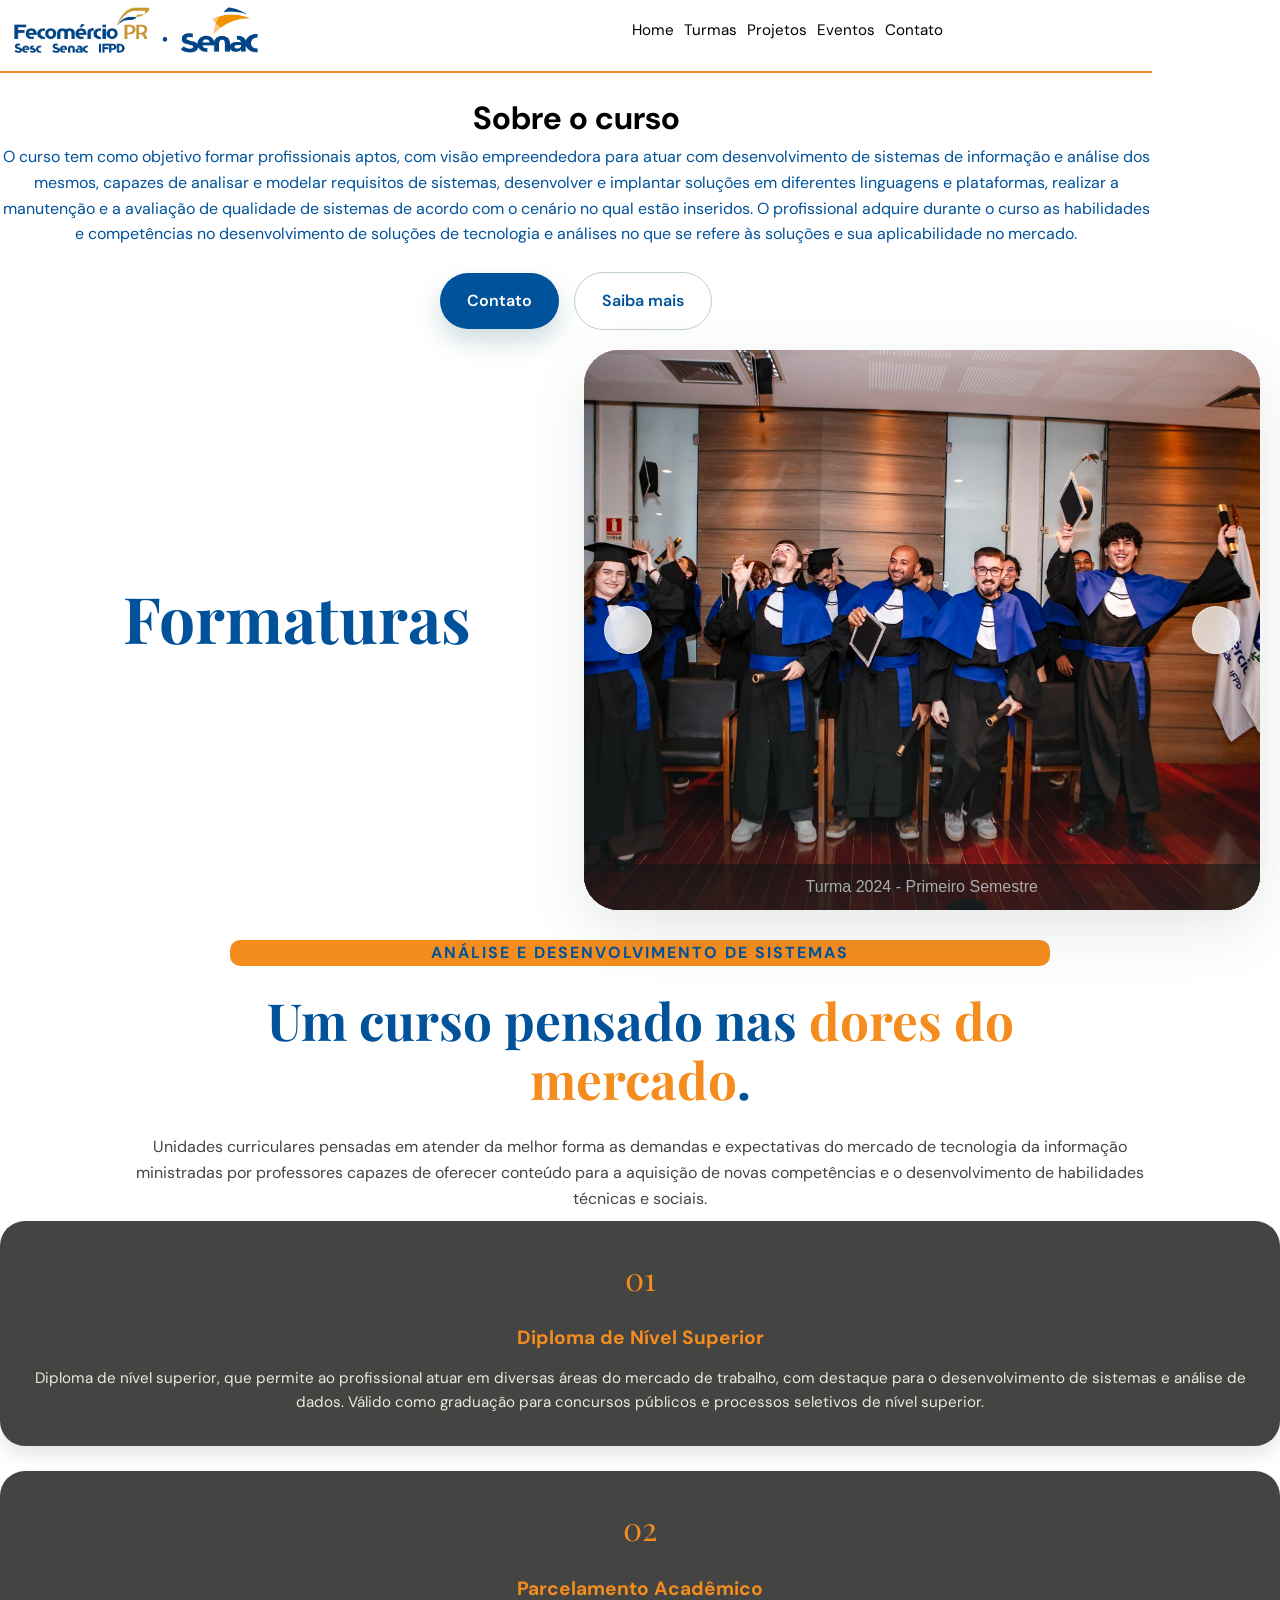
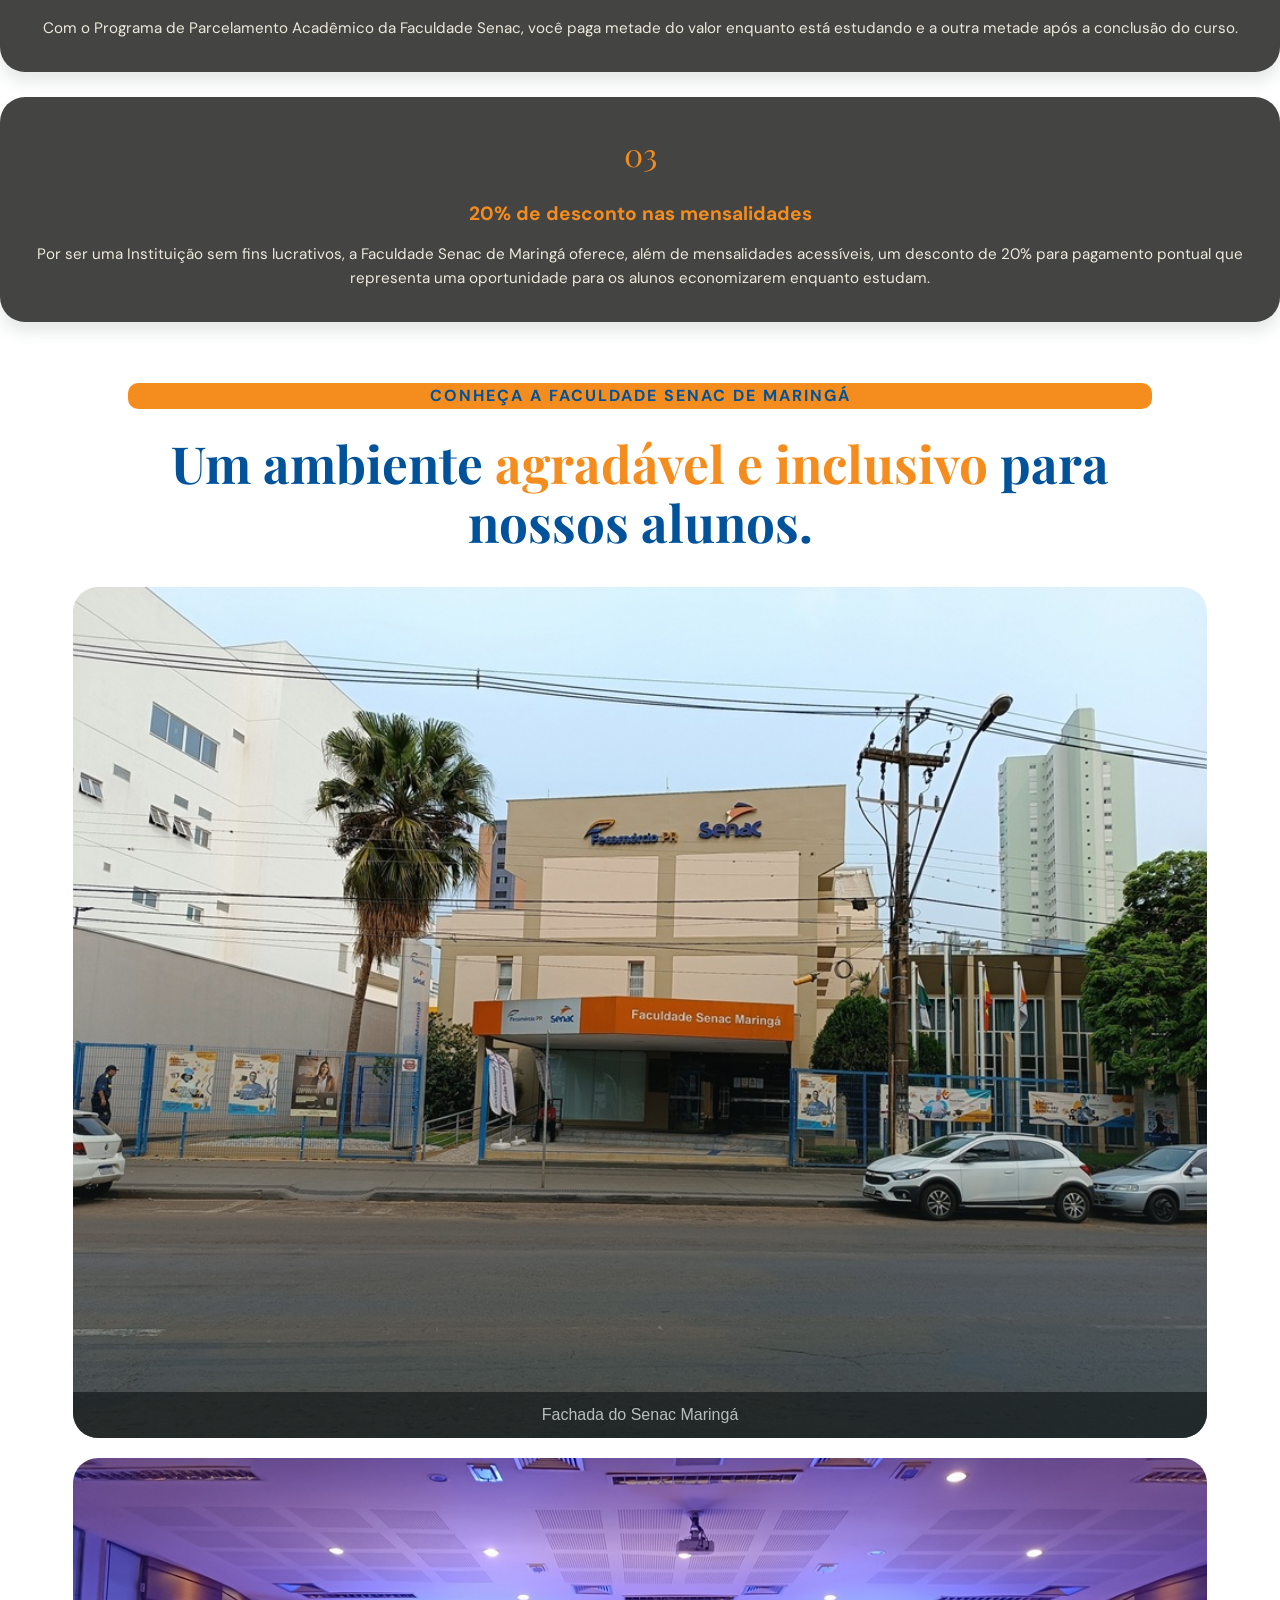
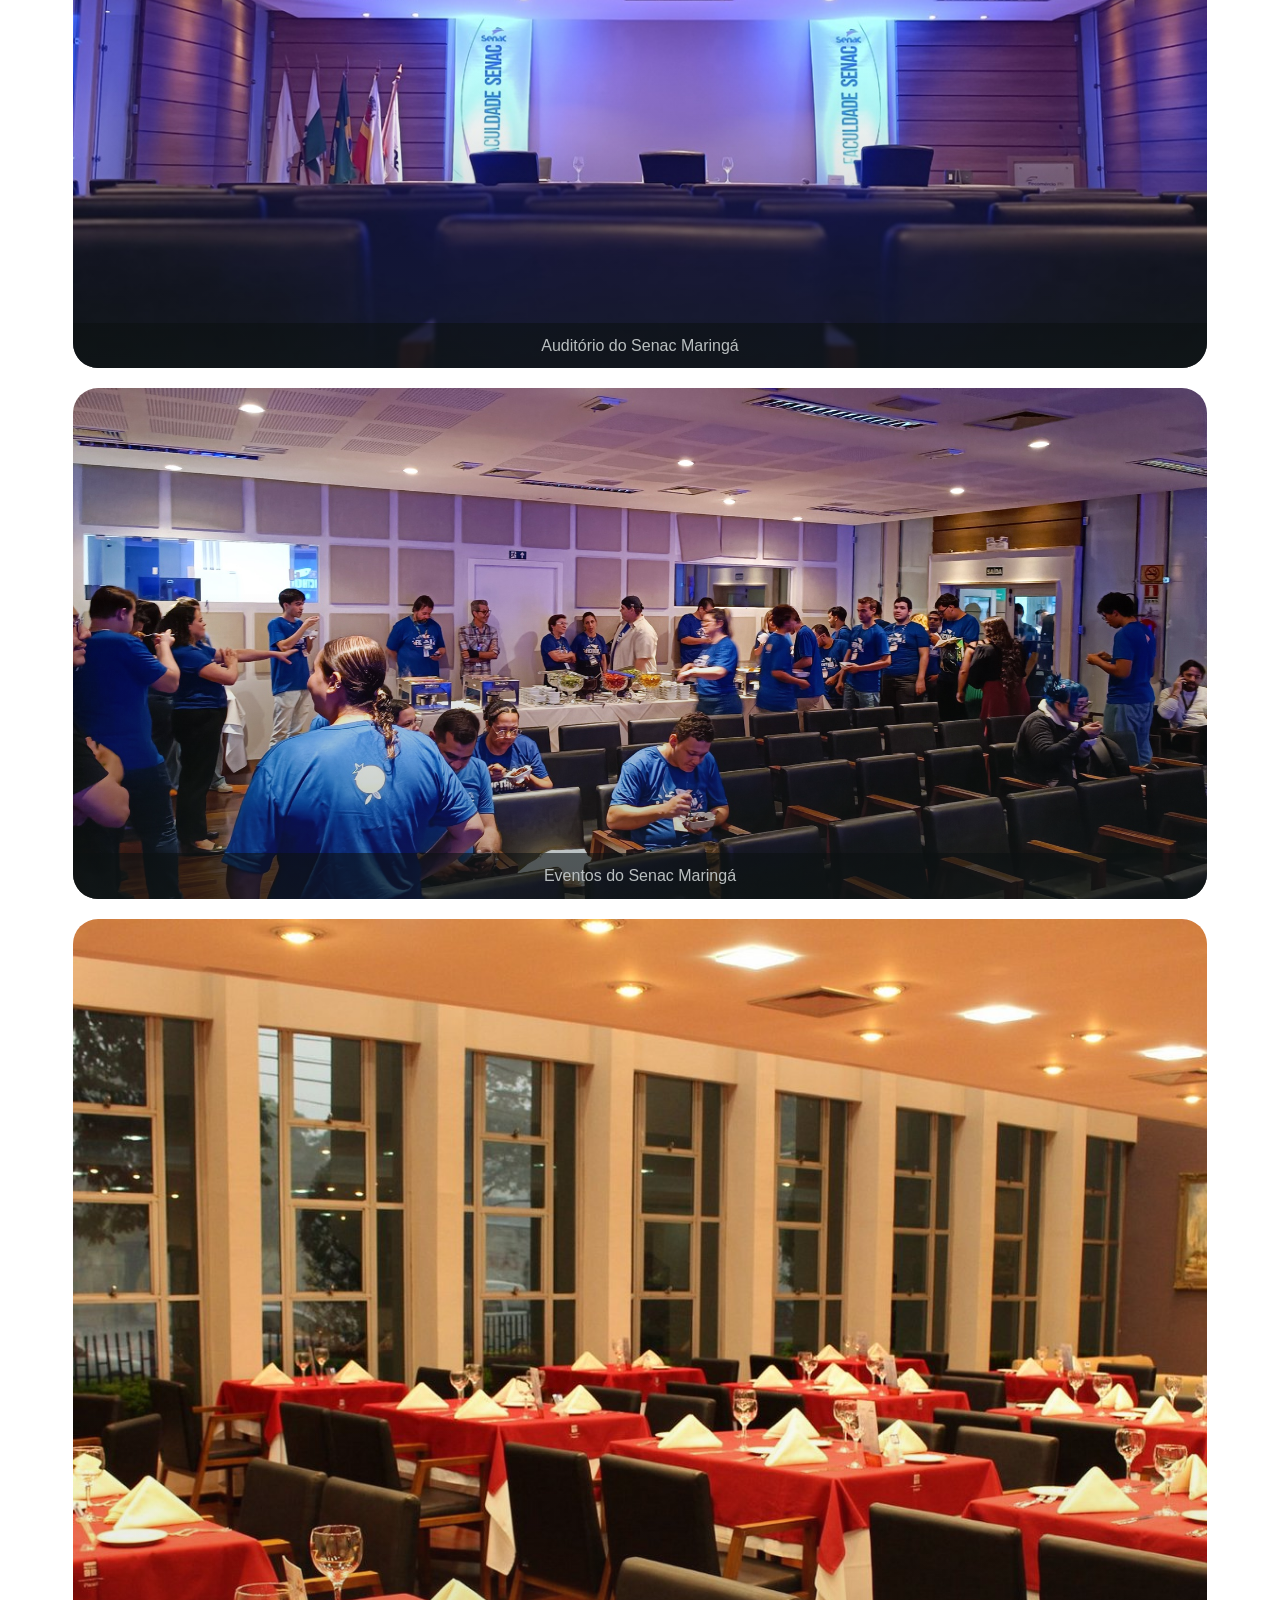
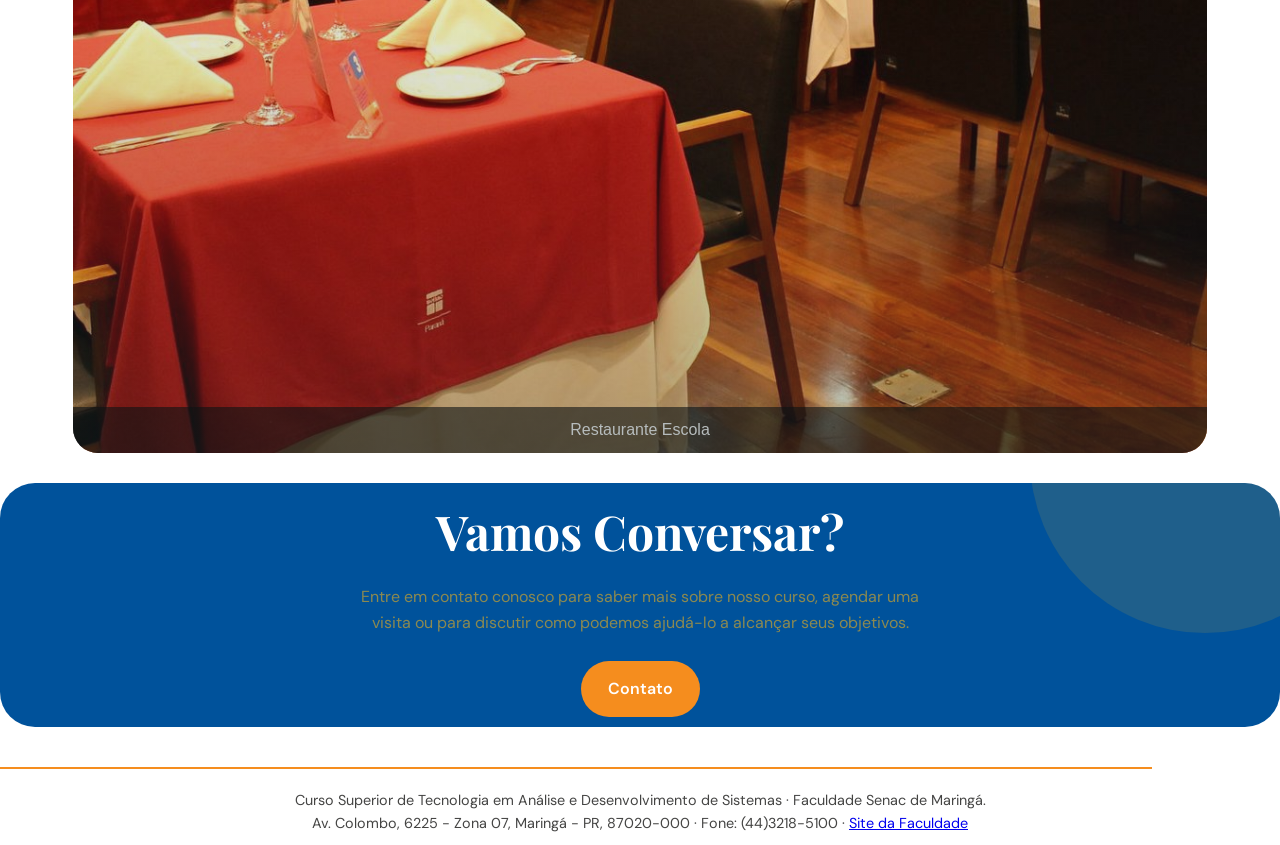
<file: index.html>
<!DOCTYPE html>
<html lang="pt-BR">

<head>
  <title>Faculdade Senac</title>
  <link rel="icon" type="image/x-icon" href="img/logo_senac.png">
  <meta charset="UTF-8">
  <meta name="viewport" content="width=device-width, initial-scale=1.0">
  <link rel="preconnect" href="https://fonts.googleapis.com">
  <link rel="preconnect" href="https://fonts.gstatic.com" crossorigin>
  <link
    href="https://fonts.googleapis.com/css2?family=DM+Sans:wght@400;500;600;700&family=Playfair+Display:wght@500;600;700&display=swap"
    rel="stylesheet">
    <link rel="stylesheet" href="estilo.css">
</head>

<body>
  <header>
    <div class="container">
      <nav>
        <div class="logo">
          <img src="img/logo.png" alt="Logo" width="auto" height="50px" title="http://www.pr.senac.br/">
        </div>
        <ul class="section-nav">
          <li><a href="index.html">Home</a></li>
          <li><a href="turmas.html">Turmas</a></li>
          <li><a href="projetos.html">Projetos</a></li>
          <li><a href="eventos.html">Eventos</a></li>
          <li><a href="contato.html">Contato</a></li>
        </ul>
      </nav>
    </div>
  </header>

    <br /><br />
    <div class="hero-content">
      <hr />
      <div>
      <h1>Sobre o curso</h1>
      <p>
        O curso tem como objetivo formar profissionais aptos, com visão empreendedora
        para atuar com desenvolvimento de sistemas de informação e análise dos mesmos,
        capazes de analisar e modelar requisitos de sistemas, desenvolver e implantar
        soluções em diferentes linguagens e plataformas, realizar a manutenção e a
        avaliação de qualidade de sistemas de acordo com o cenário no qual estão inseridos.
        O profissional adquire durante o curso as habilidades e competências no
        desenvolvimento de soluções de tecnologia e análises no que se refere às
        soluções e sua aplicabilidade no mercado.
      </p>
      </div>
      <br />
      <div class="buttons">
        <a href="construcao.html" class="btn btn-primary">Contato</a>
        <a href="construcao.html" class="btn btn-secondary">Saiba mais</a>
      </div>
    </div>


  <section class="hero">
    <h1>Formaturas</h1>
    <div class="carousel">
      <div class="slide active">
        <img src="img/Turma2022-1a.jpg" alt="Turma 2022 - Primeiro Semestre">
        <div class="caption">Turma 2022 - Primeiro Semestre</div>
      </div>
      <div class="slide">
        <img src="img/Turma2022-1b.jpg" alt="Turma 2022 - Primeiro Semestre">
        <div class="caption">Turma 2022 - Primeiro Semestre</div>
      </div>
      <div class="slide">
        <img src="img/Turma2022-1c.jpg" alt="Turma 2022 - Primeiro Semestre">
        <div class="caption">Turma 2022 - Primeiro Semestre</div>
      </div>
      <div class="slide active">
        <img src="img/Turma2022-2a.jpg" alt="Turma 2022 - Segundo Semestre">
        <div class="caption">Turma 2022 - Segundo Semestre</div>
      </div>
      <div class="slide">
        <img src="img/Turma2022-2b.jpg" alt="Turma 2022 - Segundo Semestre">
        <div class="caption">Turma 2022 - Segundo Semestre</div>
      </div>
      <div class="slide">
        <img src="img/Turma2022-2c.jpg" alt="Turma 2022 - Segundo Semestre">
        <div class="caption">Turma 2022 - Segundo Semestre</div>
      </div>
      <div class="slide active">
        <img src="img/Turma2023-1a.jpg" alt="Turma 2023 - Primeiro Semestre">
        <div class="caption">Turma 2023 - Primeiro Semestre</div>
      </div>
      <div class="slide">
        <img src="img/Turma2023-1b.jpg" alt="Turma 2023 - Primeiro Semestre">
        <div class="caption">Turma 2023 - Primeiro Semestre</div>
      </div>
      <div class="slide">
        <img src="img/Turma2023-1c.jpg" alt="Turma 2023 - Primeiro Semestre">
        <div class="caption">Turma 2023 - Primeiro Semestre</div>
      </div>
      <div class="slide active">
        <img src="img/Turma2023-2a.jpg" alt="Turma 2023 - Segundo Semestre">
        <div class="caption">Turma 2023 - Segundo Semestre</div>
      </div>
      <div class="slide">
        <img src="img/Turma2023-2b.jpg" alt="Turma 2023 - Segundo Semestre">
        <div class="caption">Turma 2023 - Segundo Semestre</div>
      </div>
      <div class="slide">
        <img src="img/Turma2023-2c.jpg" alt="Turma 2023 - Segundo Semestre">
        <div class="caption">Turma 2023 - Segundo Semestre</div>
      </div>
      <div class="slide">
        <img src="img/Turma2023-2d.jpg" alt="Turma 2023 - Segundo Semestre">
        <div class="caption">Turma 2023 - Segundo Semestre</div>
      </div>
      <div class="slide active">
        <img src="img/Turma2024-1a.jpg" alt="Turma 2024 - Primeiro Semestre">
        <div class="caption">Turma 2024 - Primeiro Semestre</div>
      </div>
      <div class="slide">
        <img src="img/Turma2024-1b.jpg" alt="Turma 2024 - Primeiro Semestre">
        <div class="caption">Turma 2024 - Primeiro Semestre</div>
      </div>
      <div class="slide">
        <img src="img/Turma2024-1c.jpg" alt="Turma 2024 - Primeiro Semestre">
        <div class="caption">Turma 2024 - Primeiro Semestre</div>
      </div>
      <div class="slide active">
        <img src="img/Turma2024-1d.jpg" alt="Turma 2024 - Primeiro Semestre">
        <div class="caption">Turma 2024 - Primeiro Semestre</div>
      </div>
      <div class="slide">
        <img src="img/Turma2024-1e.jpg" alt="Turma 2024 - Primeiro Semestre">
        <div class="caption">Turma 2024 - Primeiro Semestre</div>
      </div>
      <div class="slide">
        <img src="img/Turma2024-1f.jpg" alt="Turma 2024 - Primeiro Semestre">
        <div class="caption">Turma 2024 - Primeiro Semestre</div>
      </div>
      <button class="carousel-button prev" onclick="changeSlide(-1)"></button>
      <button class="carousel-button next" onclick="changeSlide(1)"></button>
    </div>
  </section>

  <section class="intro">
    <div class="container">
      <div class="intro-content">
        <div class="eyebrow">Análise e Desenvolvimento de Sistemas</div>
        <br />
        <h2>Um curso pensado nas <span>dores do mercado</span>.</h2>
        <br />
        <p>
          Unidades curriculares pensadas em atender da melhor forma as demandas e expectativas do mercado 
          de tecnologia da informação ministradas por professores capazes de oferecer conteúdo para a 
          aquisição de novas competências e o desenvolvimento de habilidades técnicas e sociais.
        </p>
      </div>
    </div>
  </section>

  <section>
    <div class="container">
      <div class="card">
        <div class="card-number">01</div>
        <h3>Diploma de Nível Superior</h3>
        <p>
          Diploma de nível superior, que permite ao profissional atuar em diversas áreas do mercado 
          de trabalho, com destaque para o desenvolvimento de sistemas e análise de dados.
          Válido como graduação para concursos públicos e processos seletivos de nível superior.
        </p>
      </div>
      <br />
      <div class="card">
        <div class="card-number">02</div>
        <h3>Parcelamento Acadêmico</h3>
        <p>
          Com o Programa de Parcelamento Acadêmico da Faculdade Senac, você paga metade do valor 
          enquanto está estudando e a outra metade após a conclusão do curso. 
        </p>
      </div>
      <br />
      <div class="card">
        <div class="card-number">03</div>
        <h3>20% de desconto nas mensalidades</h3>
        <p>
          Por ser uma Instituição sem fins lucrativos, a Faculdade Senac de Maringá oferece, além
          de mensalidades acessíveis, um desconto de 20% para pagamento pontual que representa 
          uma oportunidade para os alunos economizarem enquanto estudam.
        </p>
      </div>
    </div>
  </section>

  <br /><br />
  <section class="gallery">
    <div class="container">
      <div class="eyebrow">Conheça a Faculdade Senac de Maringá</div> <br />
      <h2 class="section-title">
        Um ambiente <span>agradável e inclusivo</span> para nossos alunos.
      </h2><br />
      <div class="gallery-grid">
        <div class="gallery-item">
          <img src="img/fachada.jpg" alt="Fachada do Senac Maringá">
          <div class="caption">Fachada do Senac Maringá</div>
        </div>
        <div class="gallery-item" title="">
          <img src="img/Auditorio.jpg" alt="Auditório do Senac Maringá">
          <div class="caption">Auditório do Senac Maringá</div>
        </div>
        <div class="gallery-item" title="">
          <img src="img/Coffee.jpg"
            alt="Eventos do Senac Maringá">
          <div class="caption">Eventos do Senac Maringá</div>
        </div>
        <div class="gallery-item" title="">
          <img src="img/restaurante.jpg" alt="Restaurante do Senac Maringá">
          <div class="caption">Restaurante Escola</div>
        </div>
      </div>
    </div>
  </section>

  <section class="cta">
    <div class="container">
      <div class="cta-box">
        <h2>Vamos Conversar?</h2>
        <p style="color: #A49344">
          Entre em contato conosco para saber mais sobre nosso curso, agendar uma visita
          ou para discutir como podemos ajudá-lo a alcançar seus objetivos.
        </p>
        <br />
        <a href="https://wa.me/554432185123" class="btn" title="0800 643 6 346">Contato</a>
      </div>
    </div>
  </section>
  <footer>
    <hr  class="hero-content"/>
    <div>
      Curso Superior de Tecnologia em Análise e Desenvolvimento de Sistemas · Faculdade Senac de Maringá.
    </div>
    <div>
      Av. Colombo, 6225 - Zona 07, Maringá - PR, 87020-000 · Fone: (44)3218-5100 · <a href="http://www.pr.senac.br/"
        target="_blank">Site da Faculdade</a>
    </div>
  </footer>

  <script src="scripts.js"></script>
</body>

</html>
</file>
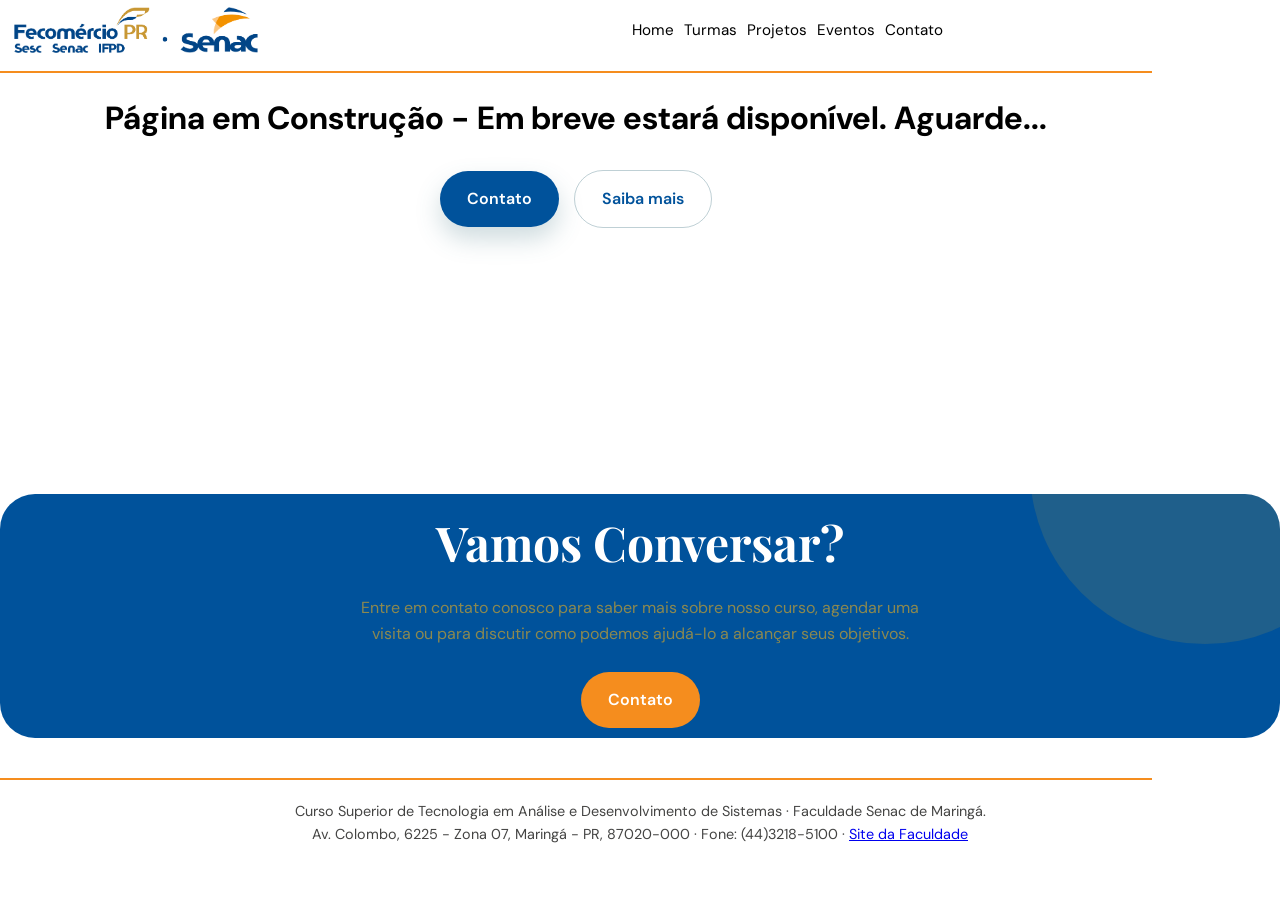
<file: construcao.html>
<!DOCTYPE html>
<html lang="pt-BR">

<head>
  <title>ADS - Construção</title>
  <link rel="icon" type="image/x-icon" href="img/logo_senac.png">
  <meta charset="UTF-8">
  <meta name="viewport" content="width=device-width, initial-scale=1.0">
  <link rel="preconnect" href="https://fonts.googleapis.com">
  <link rel="preconnect" href="https://fonts.gstatic.com" crossorigin>
  <link
    href="https://fonts.googleapis.com/css2?family=DM+Sans:wght@400;500;600;700&family=Playfair+Display:wght@500;600;700&display=swap"
    rel="stylesheet">
    <link rel="stylesheet" href="estilo.css">
</head>

<body>
  <header>
    <div class="container">
      <nav>
        <div class="logo">
          <img src="img/logo.png" alt="Logo" width="auto" height="50px" title="http://www.pr.senac.br/">
        </div>
        <ul class="section-nav">
          <li><a href="index.html">Home</a></li>
          <li><a href="turmas.html">Turmas</a></li>
          <li><a href="projetos.html">Projetos</a></li>
          <li><a href="eventos.html">Eventos</a></li>
          <li><a href="construcao.html">Contato</a></li>
        </ul>
      </nav>
    </div>
  </header>

  <br /><br />
  <div class="hero-content">
    <hr />
    <h1>Página em Construção - Em breve estará disponível. Aguarde...</h1>
    <br />
    <div class="buttons">
      <a href="formulario.html" class="btn btn-primary">Contato</a>
      <a href="saibamais.html" class="btn btn-secondary">Saiba mais</a>
    </div>
  </div>
  <br /><br /><br /><br /><br /><br /><br /><br /><br /><br />
  <section class="cta">
    <div class="container">
      <div class="cta-box">
        <h2>Vamos Conversar?</h2>
        <p style="color: #A49344">
          Entre em contato conosco para saber mais sobre nosso curso, agendar uma visita
          ou para discutir como podemos ajudá-lo a alcançar seus objetivos.
        </p>
        <br />
        <a href="https://wa.me/554432185123" class="btn" title="0800 643 6 346">Contato</a>
      </div>
    </div>
  </section>
  <footer>
    <hr class="hero-content"/>
    <div>
      Curso Superior de Tecnologia em Análise e Desenvolvimento de Sistemas · Faculdade Senac de Maringá.
    </div>
    <div>
      Av. Colombo, 6225 - Zona 07, Maringá - PR, 87020-000 · Fone: (44)3218-5100 · <a href="http://www.pr.senac.br/"
        target="_blank">Site da Faculdade</a>
    </div>
  </footer>
  <script src="scripts.js"></script>
</body>

</html>
</file>
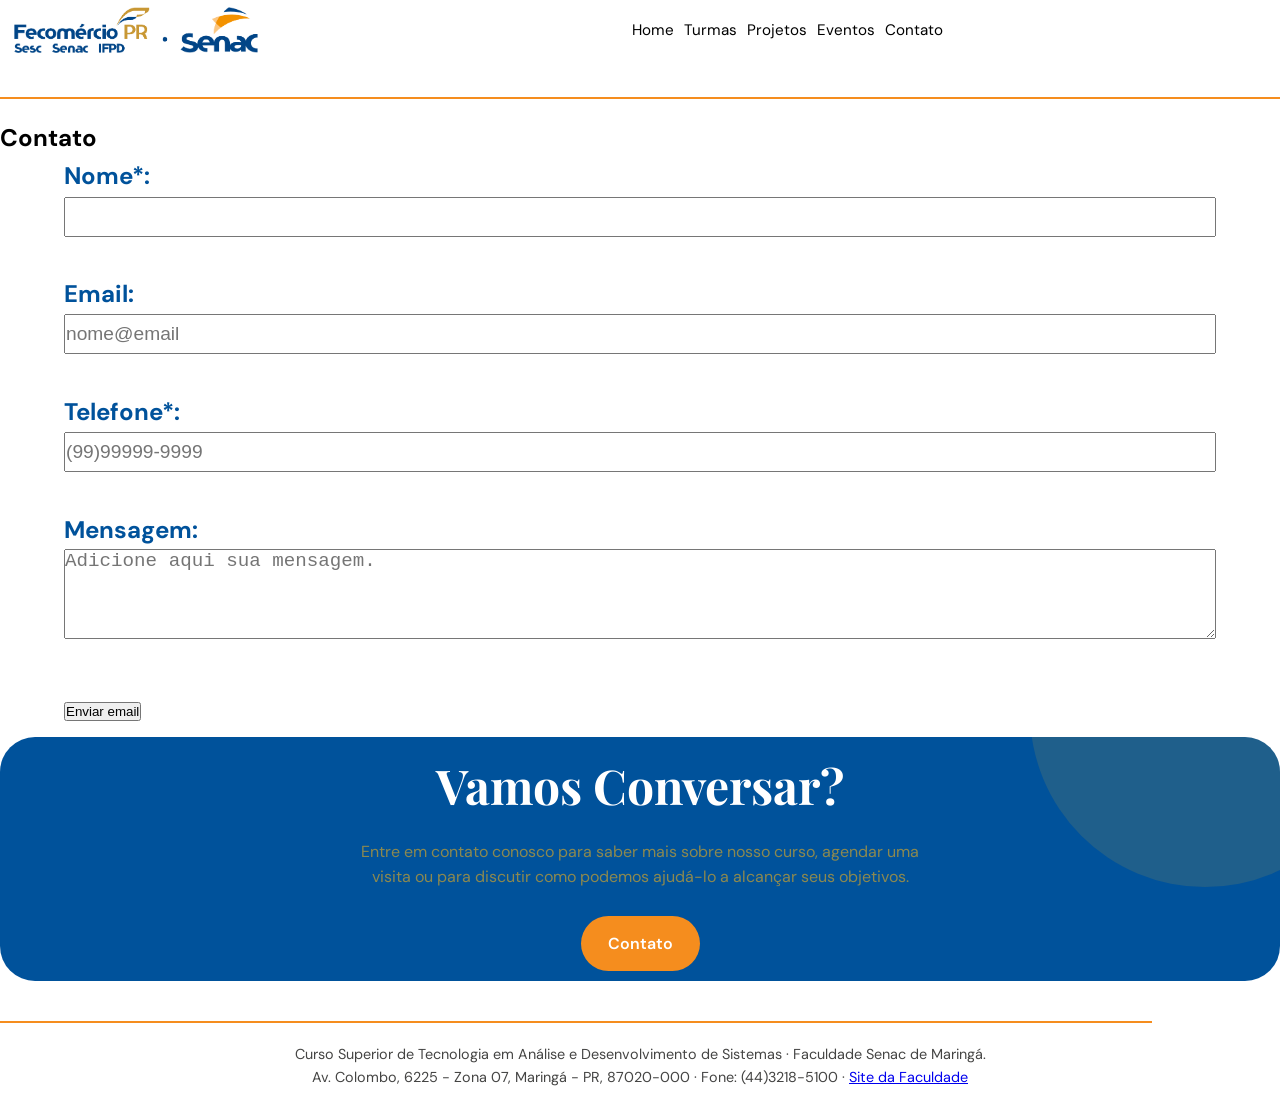
<file: contato.html>
<!DOCTYPE html>
<html lang="pt-BR">

<head>
  <title>Faculdade Senac</title>
  <link rel="icon" type="image/x-icon" href="img/logo_senac.png">
  <meta charset="UTF-8">
  <meta name="viewport" content="width=device-width, initial-scale=1.0">
  <link rel="preconnect" href="https://fonts.googleapis.com">
  <link rel="preconnect" href="https://fonts.gstatic.com" crossorigin>
  <link
    href="https://fonts.googleapis.com/css2?family=DM+Sans:wght@400;500;600;700&family=Playfair+Display:wght@500;600;700&display=swap"
    rel="stylesheet">
    <link rel="stylesheet" href="estilo.css">
</head>

<body>
  <header>
    <div class="container">
      <nav>
        <div class="logo">
          <img src="img/logo.png" alt="Logo" width="auto" height="50px" title="http://www.pr.senac.br/">
        </div>
        <ul class="section-nav">
          <li><a href="index.html">Home</a></li>
          <li><a href="turmas.html">Turmas</a></li>
          <li><a href="projetos.html">Projetos</a></li>
          <li><a href="eventos.html">Eventos</a></li>
          <li><a href="contato.html">Contato</a></li>
        </ul>
      </nav>
    </div>
  </header>

   <br /><br /><br /><hr />

<section>
  <h2>Contato</h2>
    
    <form class="form" id="meuFormulario">
        <label for="nome">Nome*:</label><br>
        <input type="text" id="nome" name="nome" required><br><br>

        <label for="email">Email:</label><br>
        <input type="email" id="email" name="email" placeholder="nome@email"><br><br>

        <label for="fone">Telefone*:</label><br>
        <input type="tel" id="fone" name="fone" required placeholder="(99)99999-9999"><br><br>

        <label for="mensagem">Mensagem:</label><br>
        <textarea id="mensagem" name="mensagem" rows="4" placeholder="Adicione aqui sua mensagem."></textarea><br><br>

        <button type="button" onclick="enviarEmail()">Enviar email</button>
    </form>
</section>

  <section class="cta">
    <div class="container">
      <div class="cta-box">
        <h2>Vamos Conversar?</h2>
        <p style="color: #A49344">
          Entre em contato conosco para saber mais sobre nosso curso, agendar uma visita
          ou para discutir como podemos ajudá-lo a alcançar seus objetivos.
        </p>
        <br />
        <a href="https://wa.me/554432185123" class="btn" title="0800 643 6 346">Contato</a>
      </div>
    </div>
  </section>

  <footer>
    <hr  class="hero-content"/>
    <div>
      Curso Superior de Tecnologia em Análise e Desenvolvimento de Sistemas · Faculdade Senac de Maringá.
    </div>
    <div>
      Av. Colombo, 6225 - Zona 07, Maringá - PR, 87020-000 · Fone: (44)3218-5100 · <a href="http://www.pr.senac.br/"
        target="_blank">Site da Faculdade</a>
    </div>
  </footer>

  <script src="scripts.js"></script>
</body>

</html>
</file>
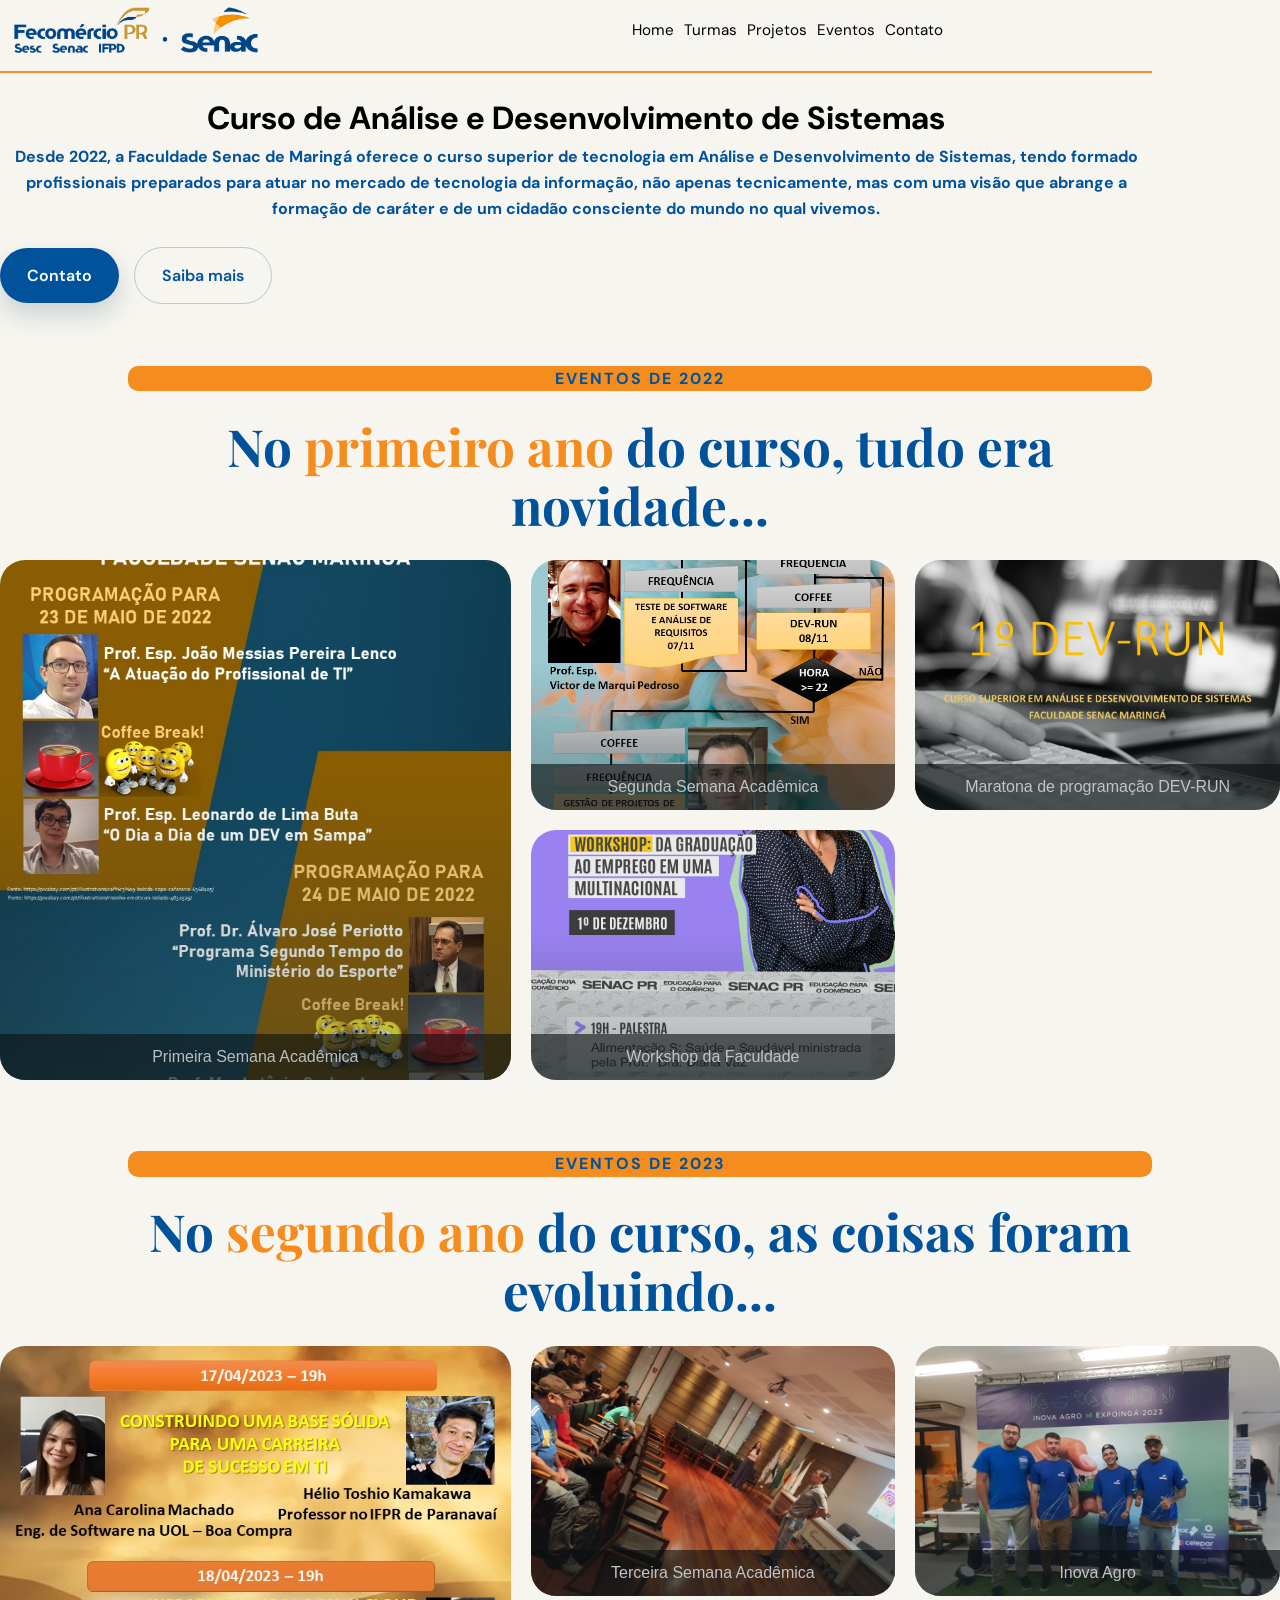
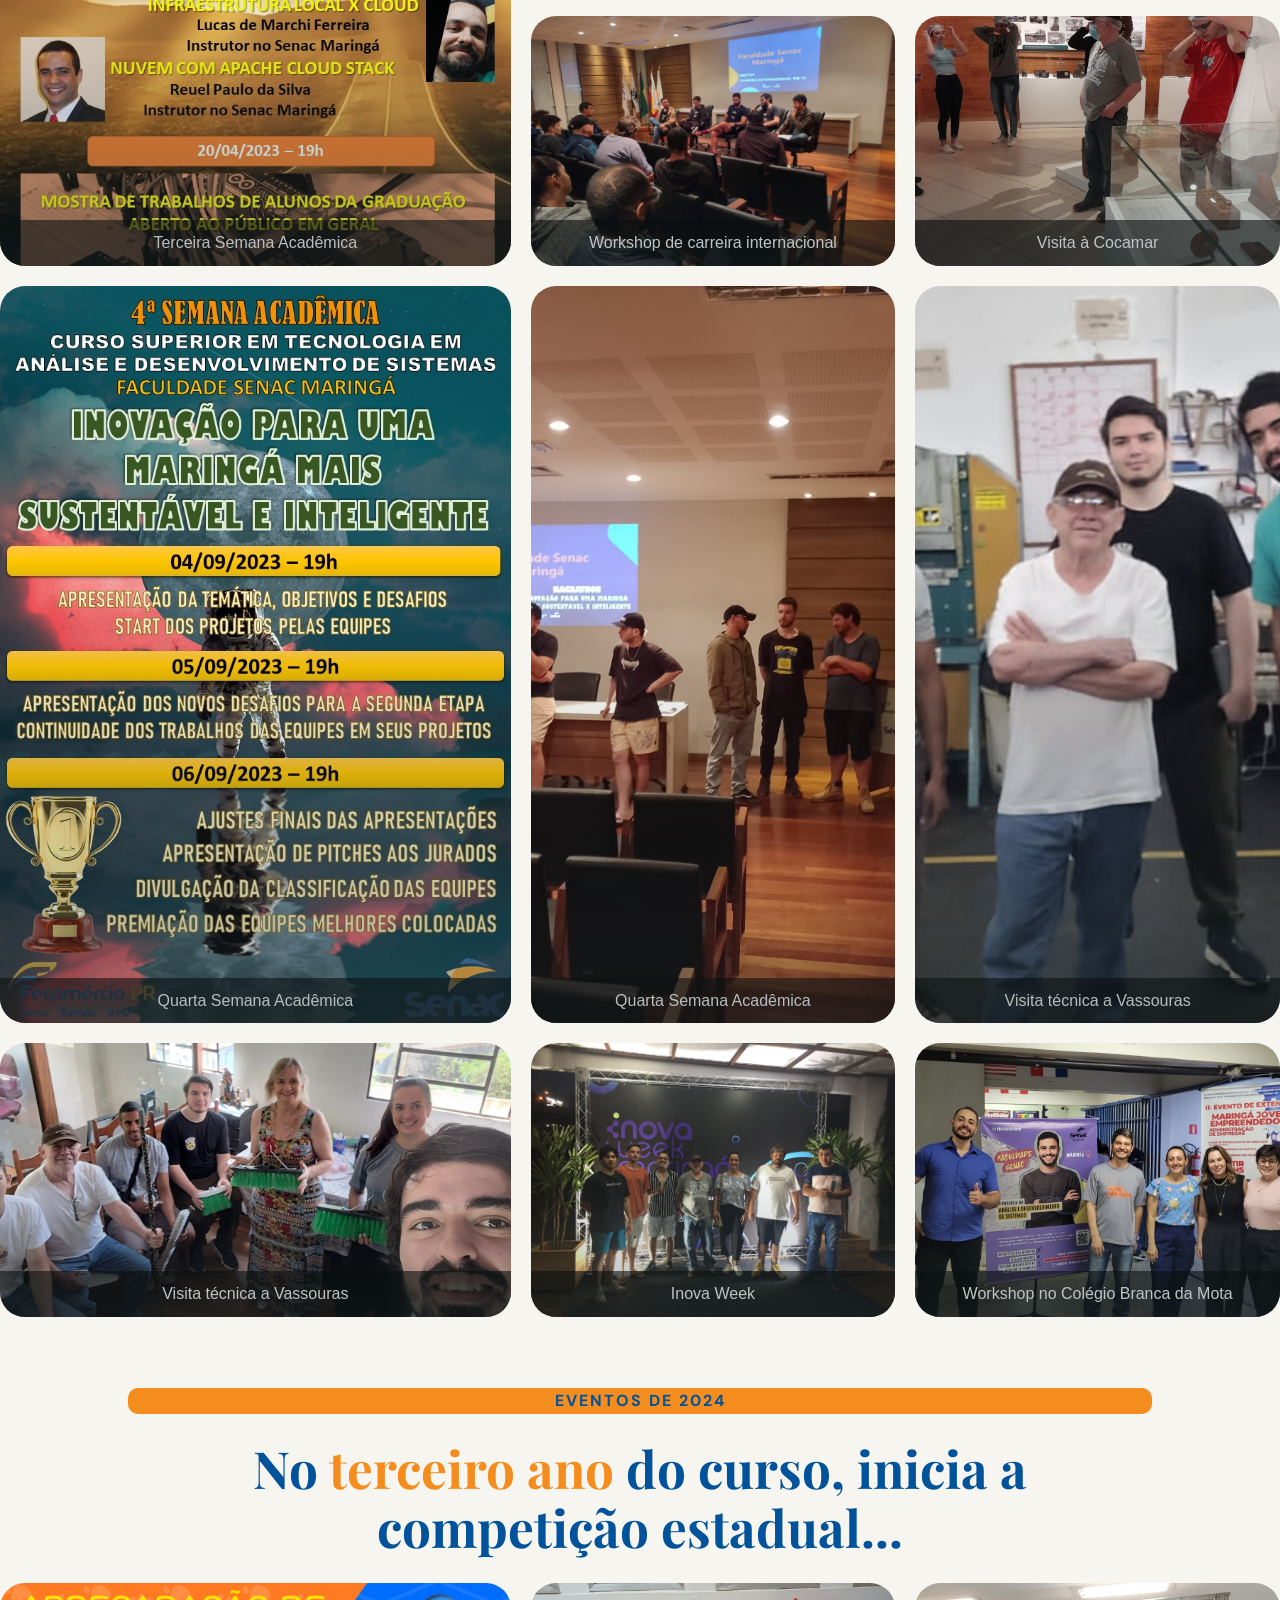
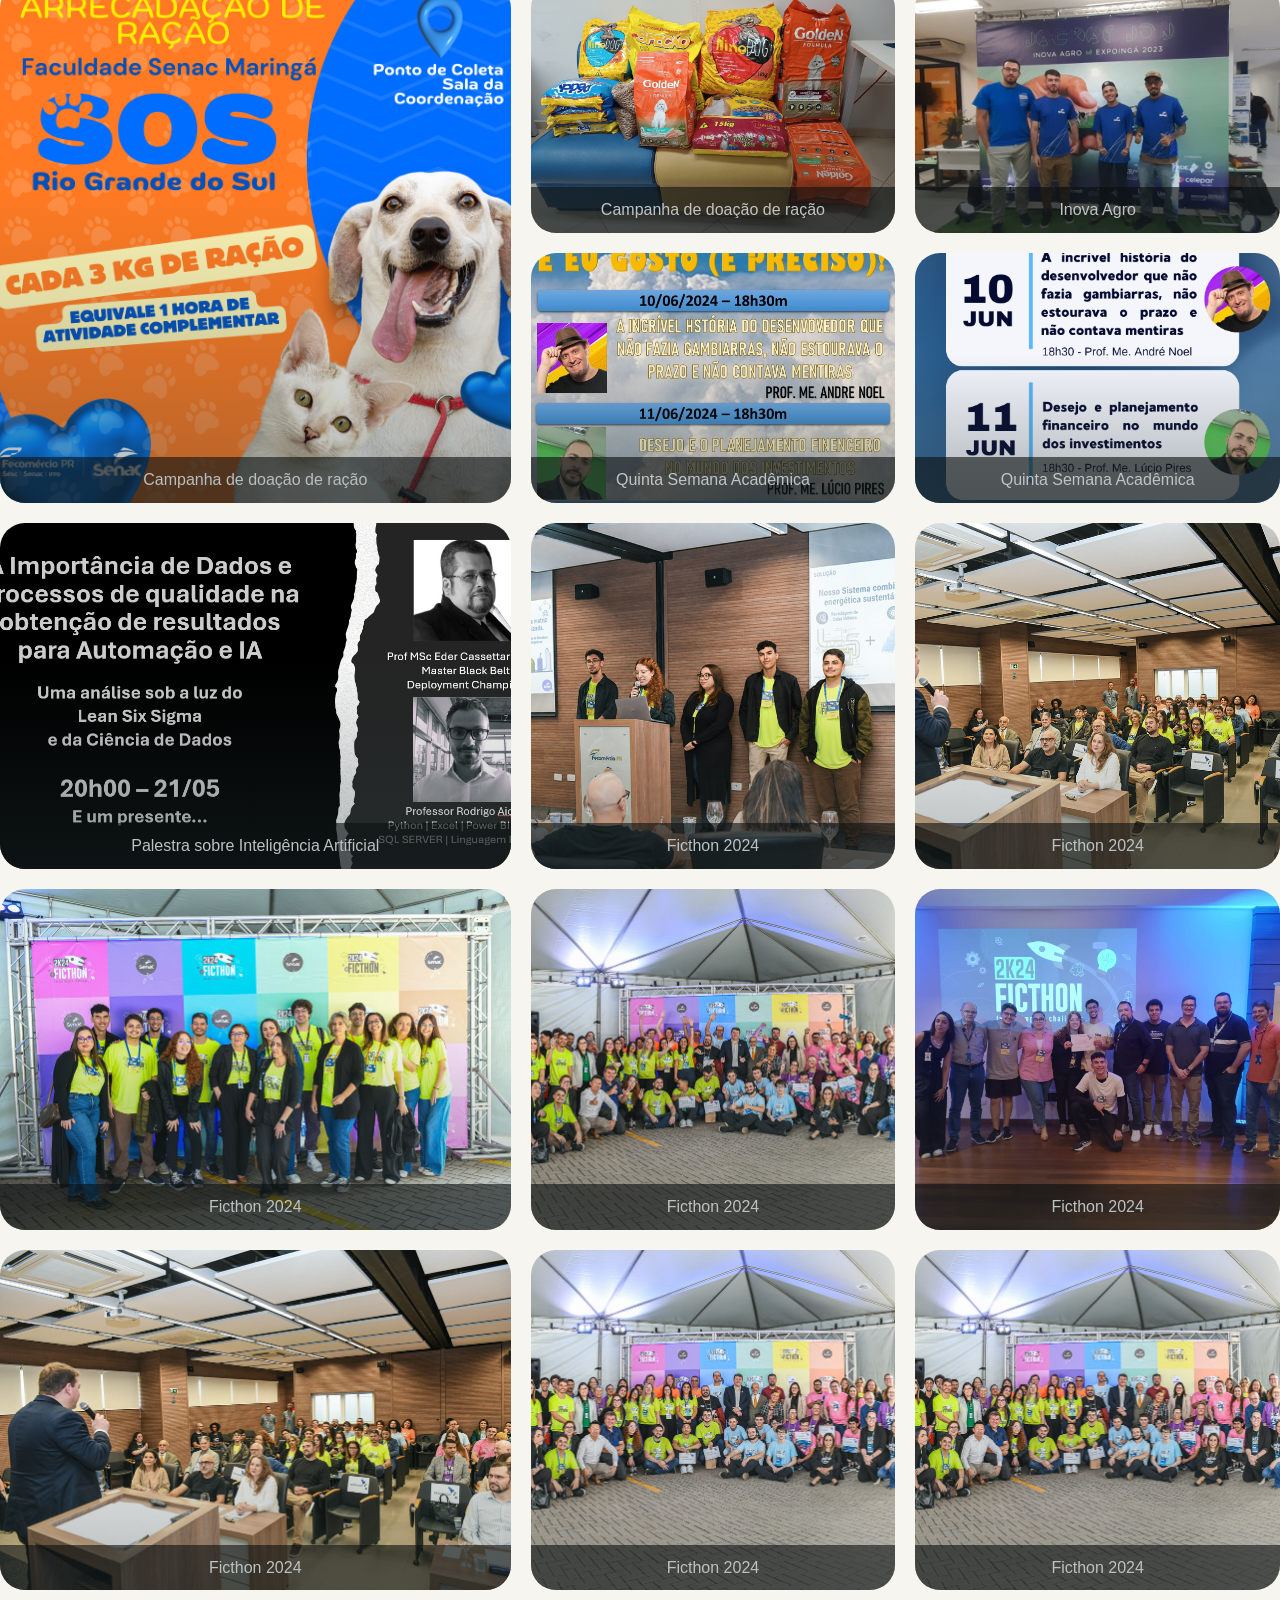
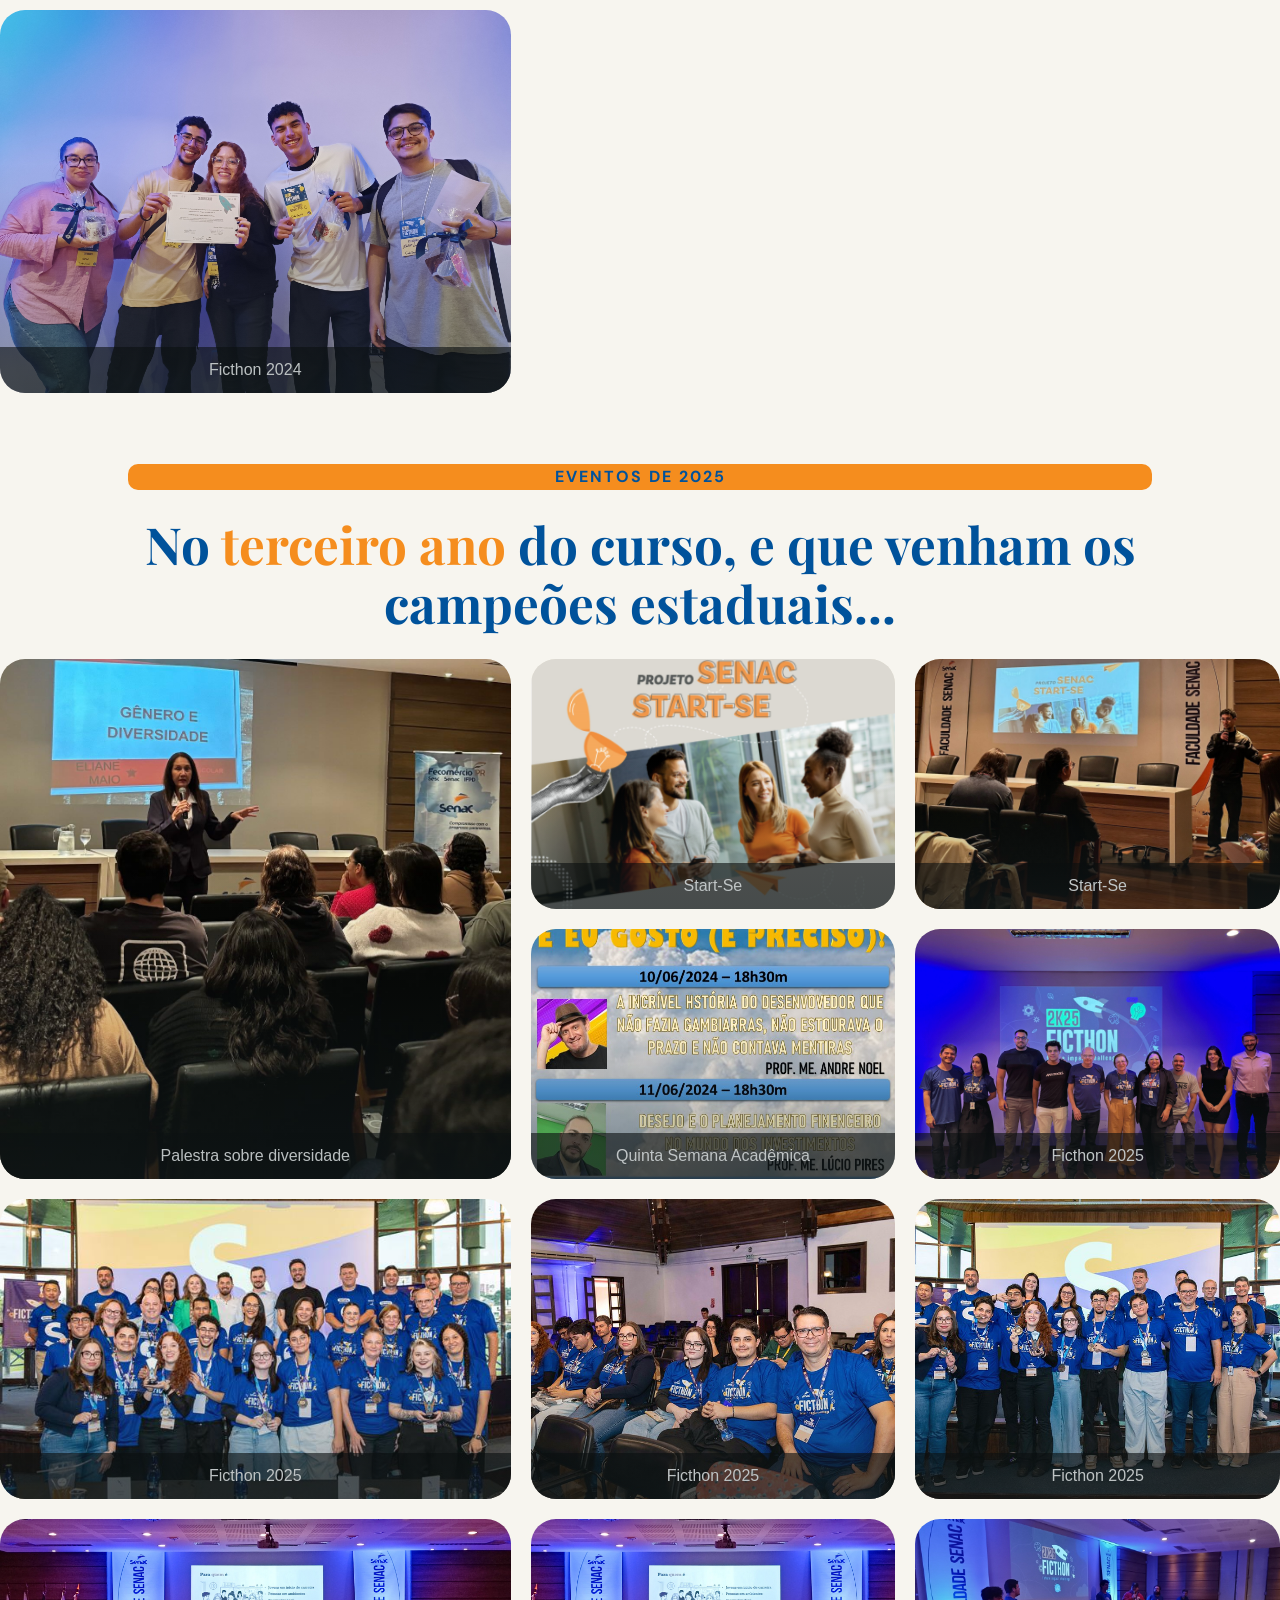
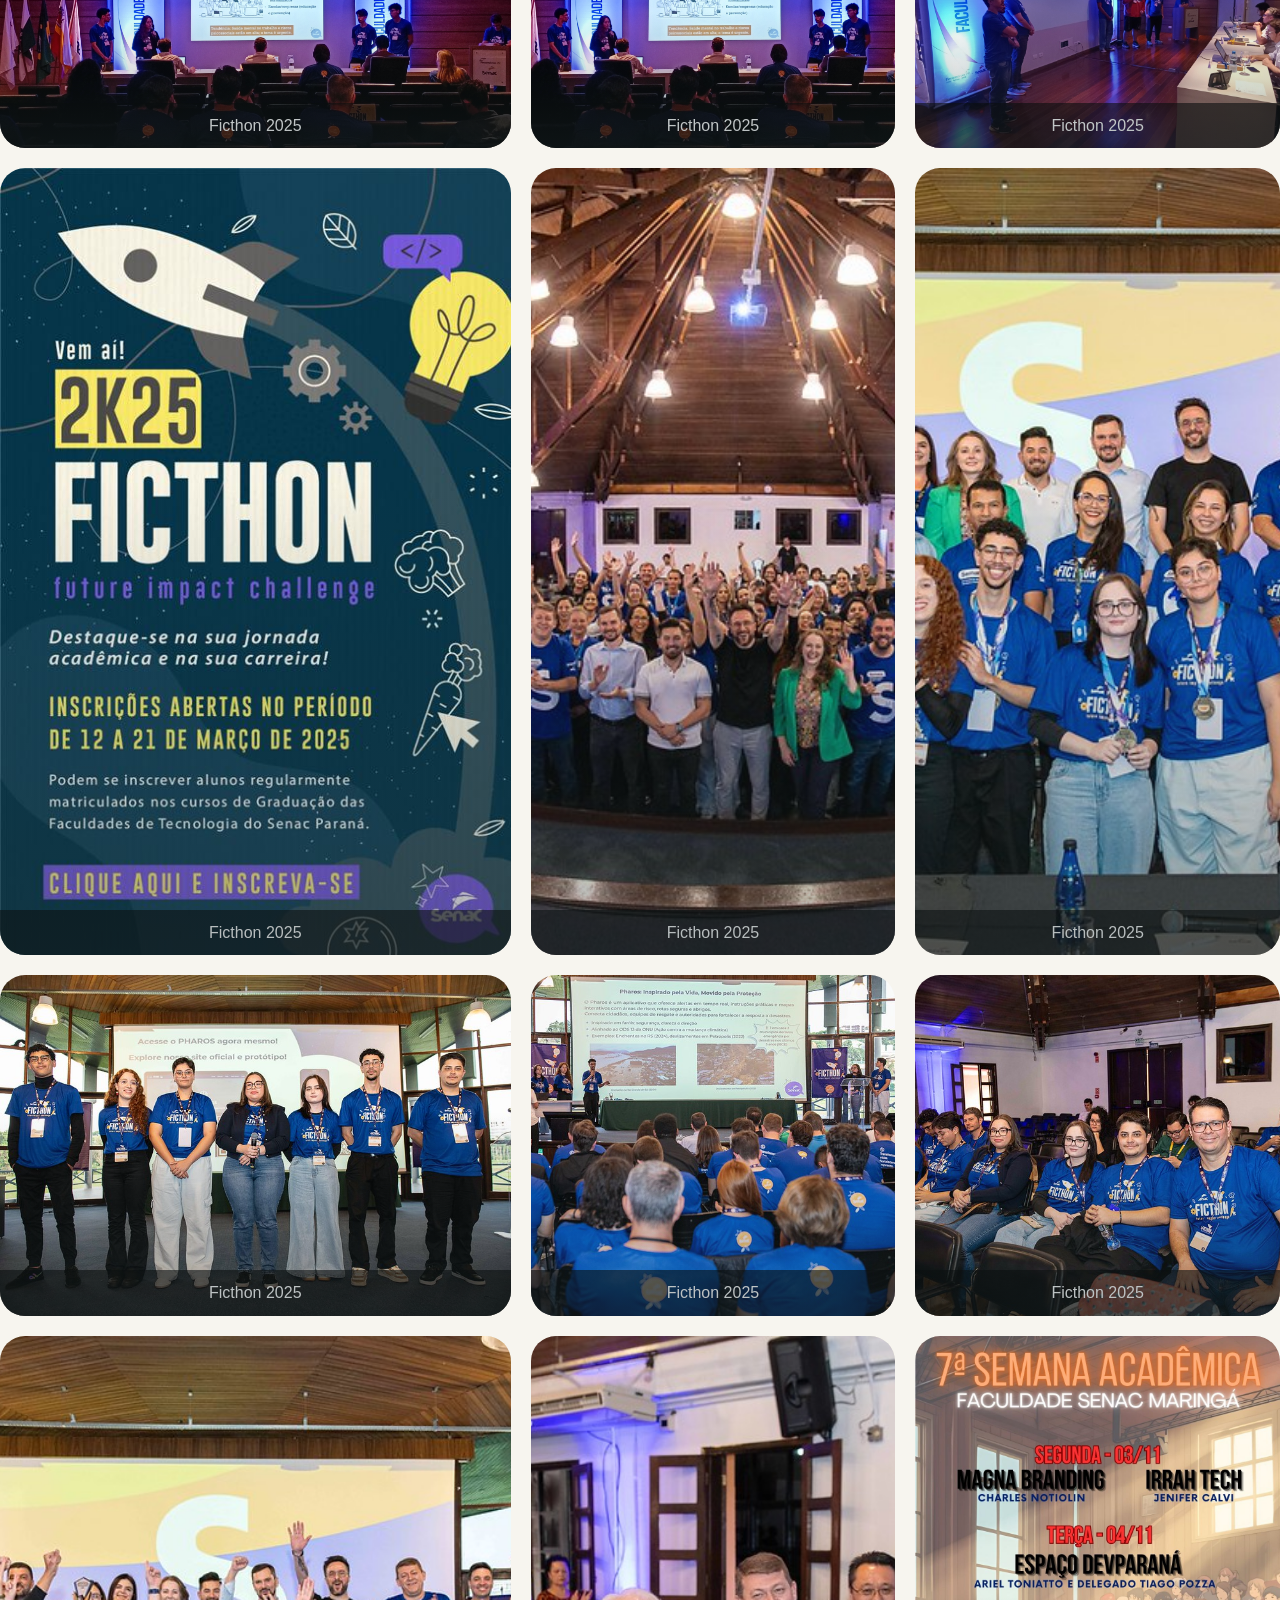
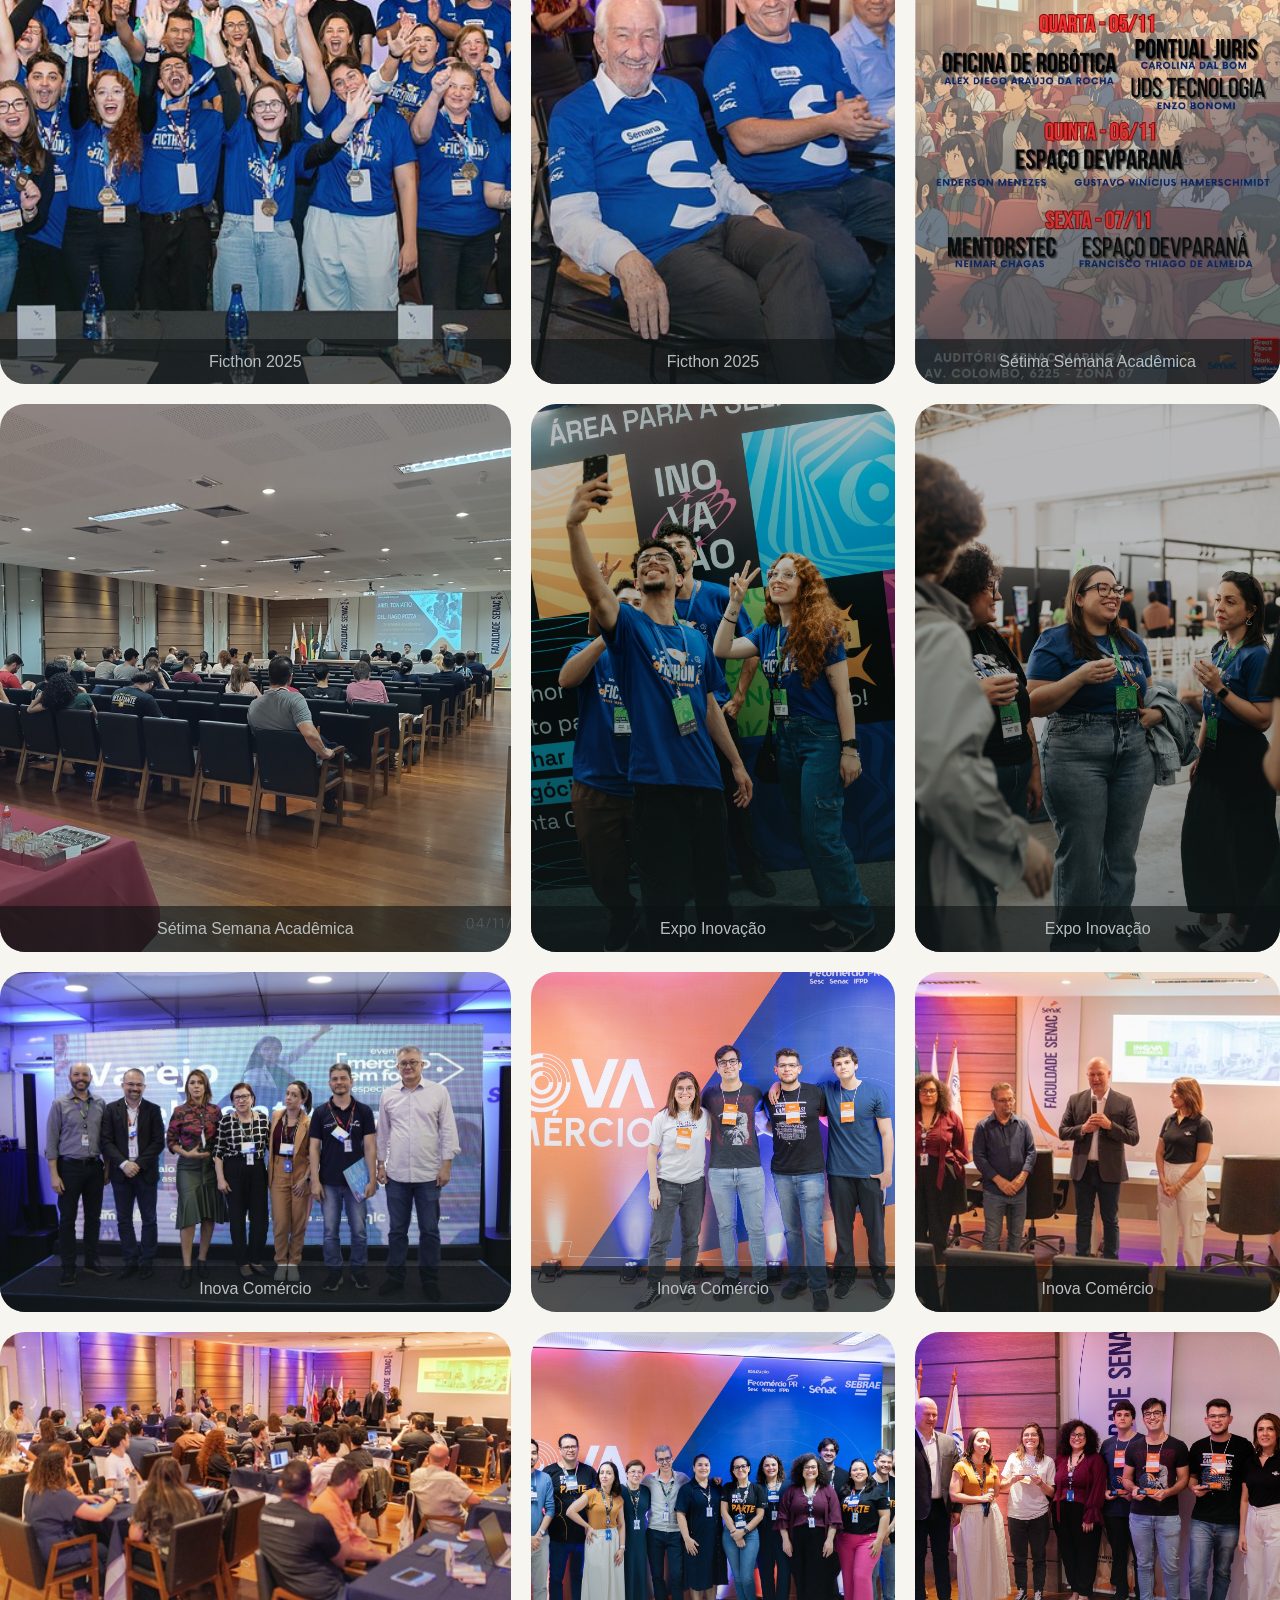
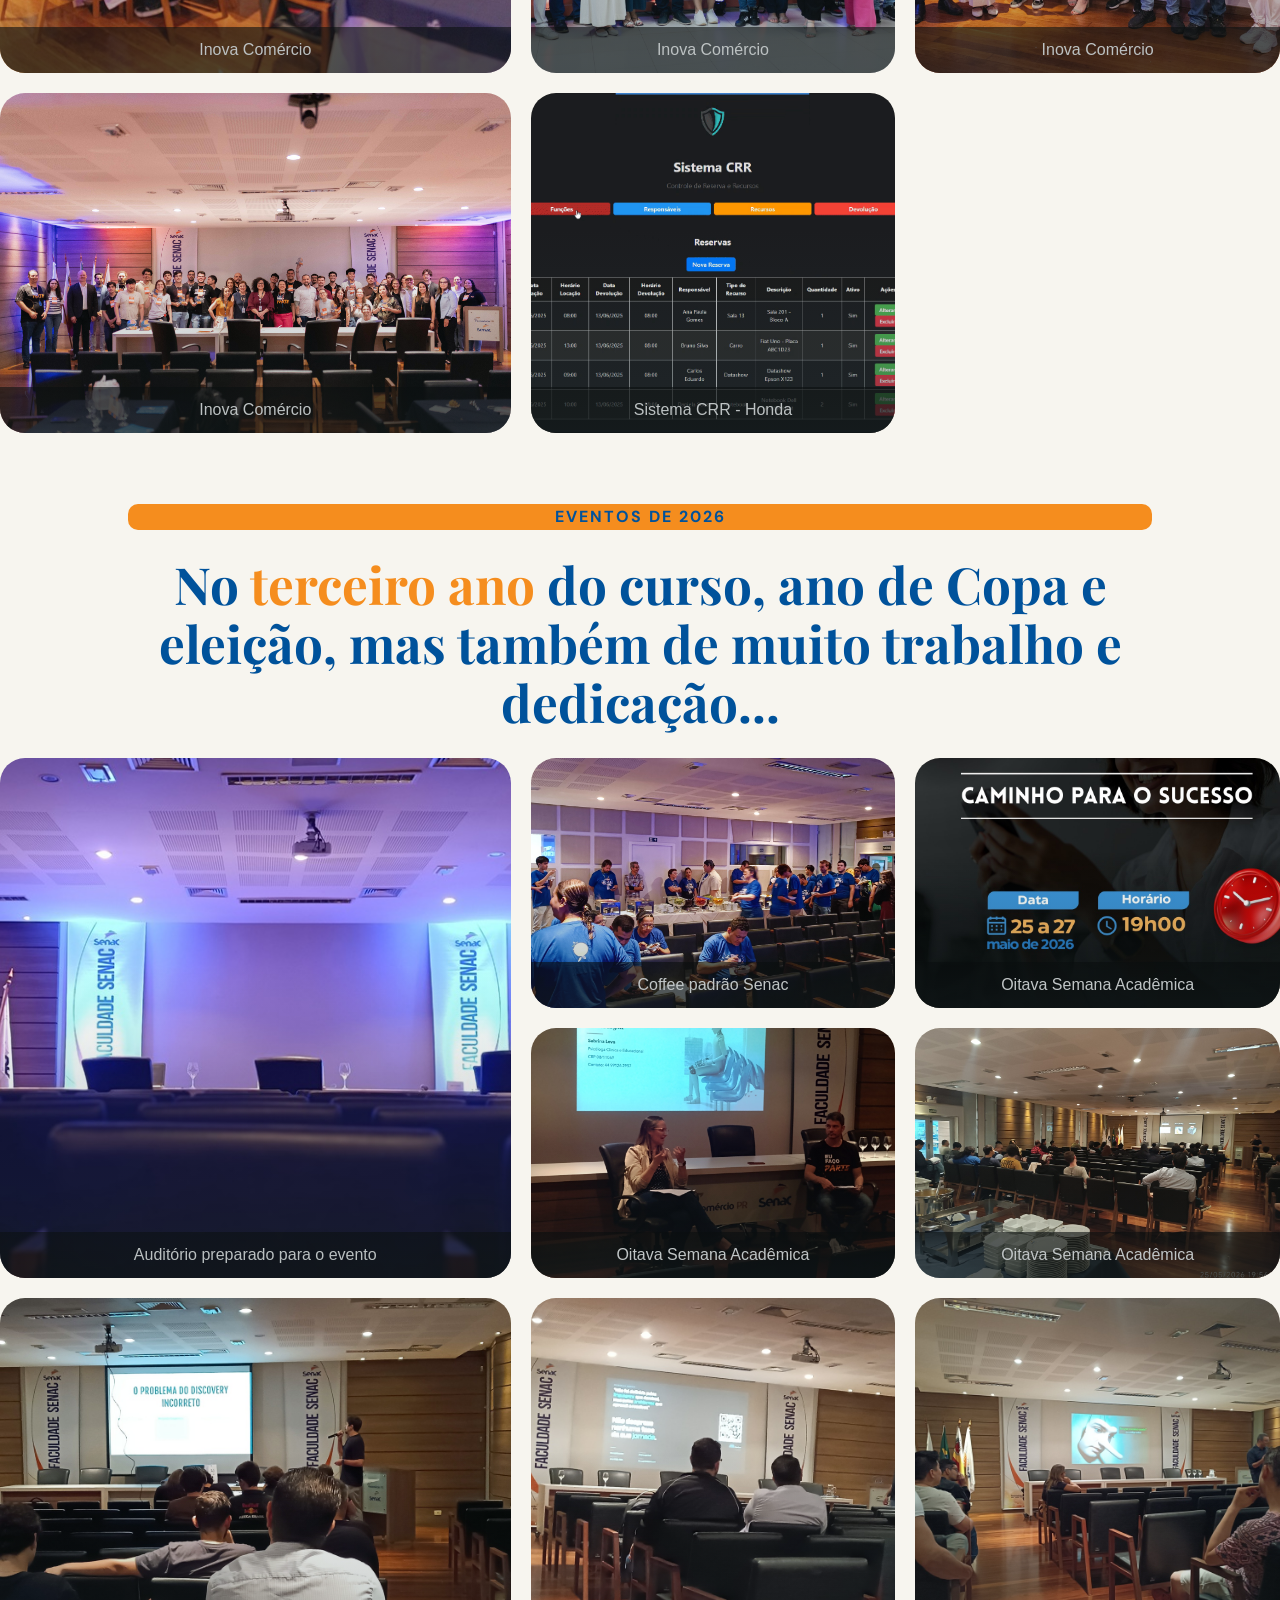
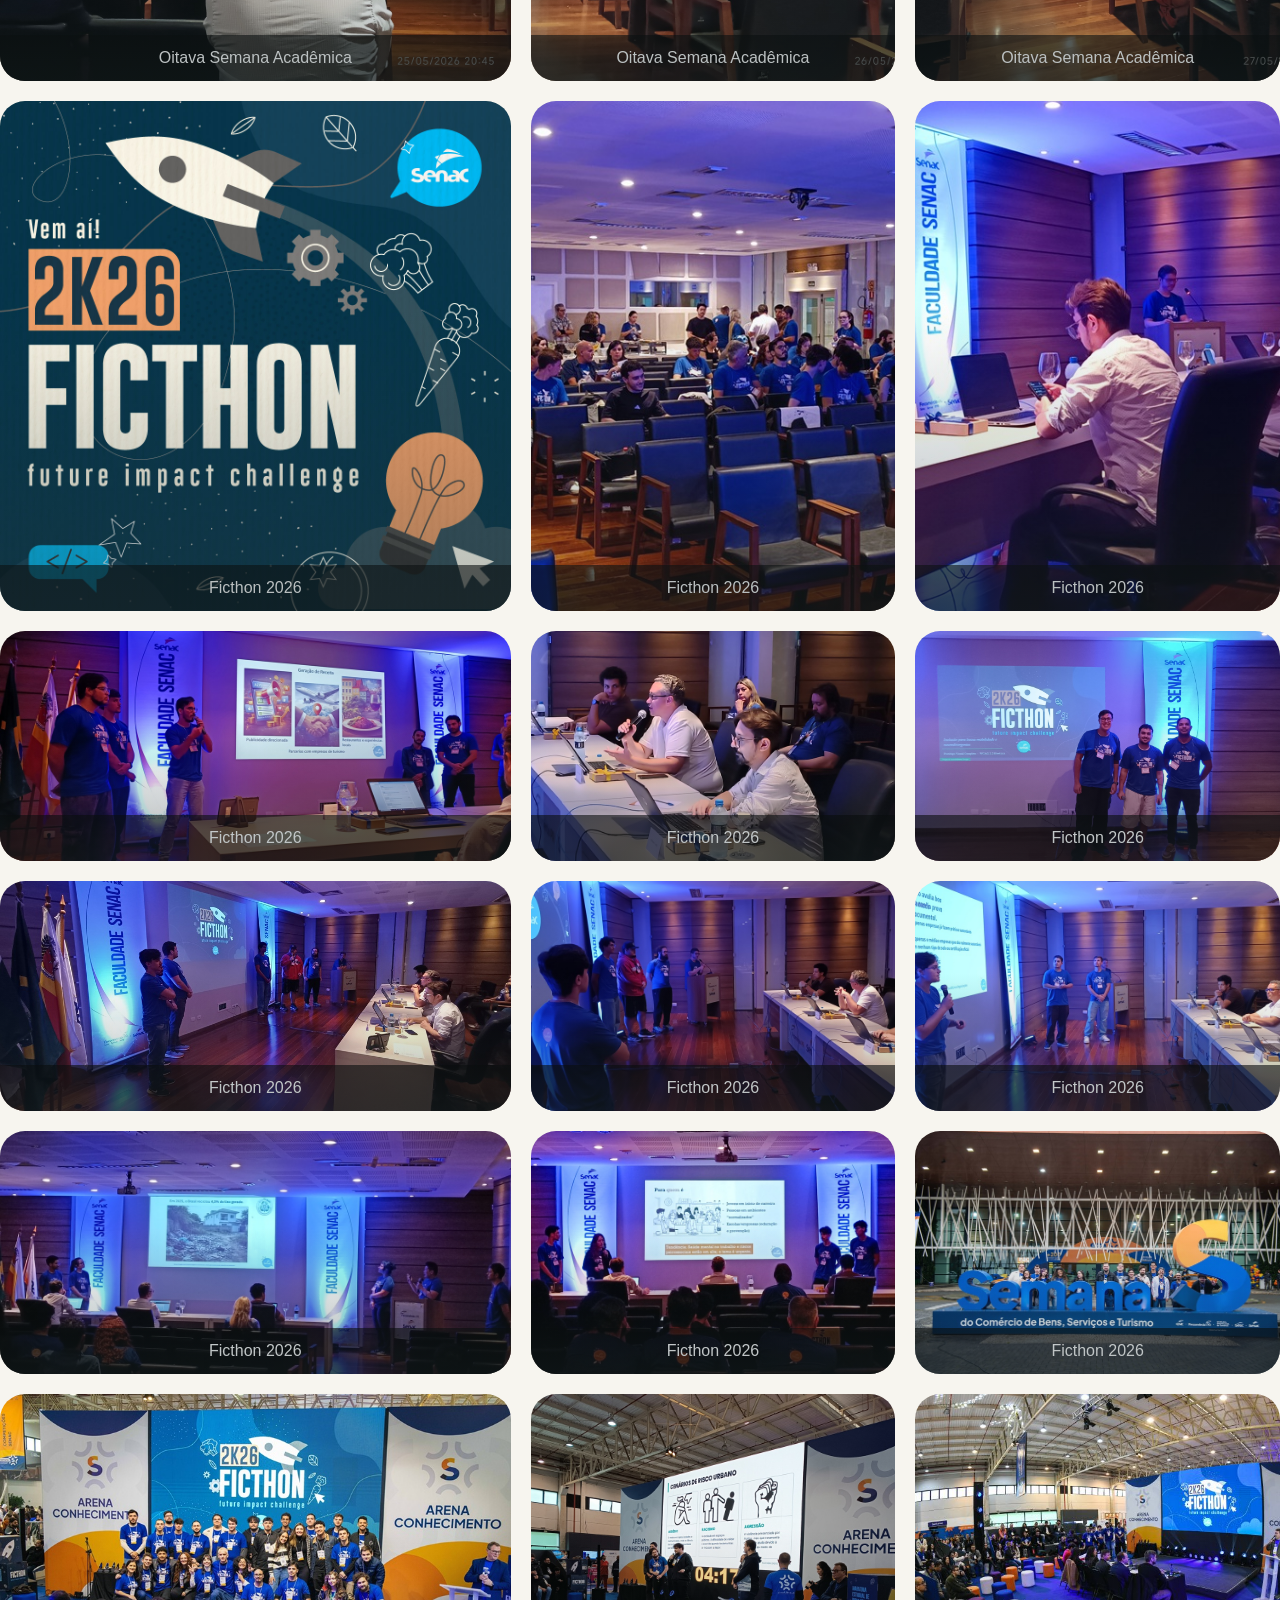
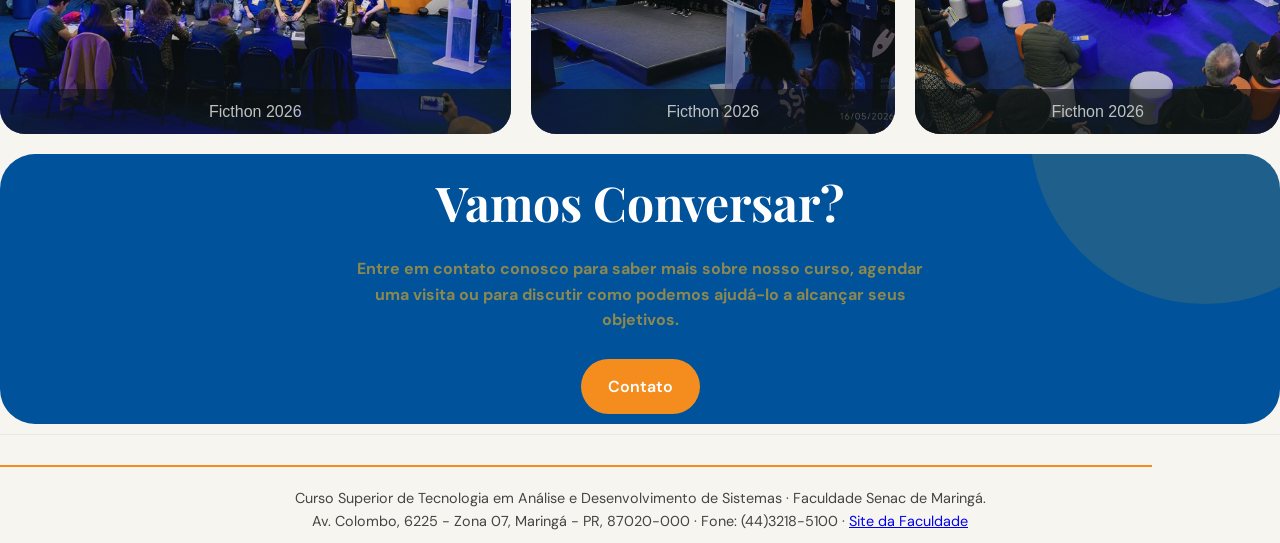
<file: eventos2.html>
<!DOCTYPE html>
<html lang="pt-BR">

<head>
  <title>Faculdade Senac</title>
  <link rel="icon" type="image/x-icon" href="img/logo_senac.png">
  <meta charset="UTF-8">
  <meta name="viewport" content="width=device-width, initial-scale=1.0">
  <link rel="preconnect" href="https://fonts.googleapis.com">
  <link rel="preconnect" href="https://fonts.gstatic.com" crossorigin>
  <link
    href="https://fonts.googleapis.com/css2?family=DM+Sans:wght@400;500;600;700&family=Playfair+Display:wght@500;600;700&display=swap"
    rel="stylesheet">
</head>

<body>
  <style>
    :root {
      --verde: #00529B;
      --verde-escuro: #00529B;
      --dourado: #F58D1E;

      --creme: #F7F5EF;
      --creme-escuro: #ECE8DA;

      --branco: #FFFFFF;
      --texto: #000000;
      --texto-claro: #444443;

      --sombra: 0 20px 60px rgba(48, 74, 78, .12);
    }

    * {
      margin: 0;
      padding: 0;
      box-sizing: border-box;
    }

    html {
      scroll-behavior: smooth;
    }

    body {
      font-family: "DM Sans", sans-serif;
      background: var(--creme);
      color: var(--texto);
      line-height: 1.6;
    }

    img {
      width: 100%;
      display: block;
    }

    .container {
      width: auto;
      margin: auto;
    }

    header {
      position: absolute;
      width: 100%;
      top: 0;
      left: 0;
      z-index: 20;
      
    }

    nav {
      display: flex;
      align-items: center;
      justify-content: center;
      gap: 22px;
      margin: 0;
      color: #00529B;
    }

    hr {
      border: none;
      border-top: 2px solid var(--dourado);
      margin: 20px 0;
    }

    div {
      text-align: center;
      padding: 0;
      margin: 0;
    }


    .logo {
      color: var(--verde);
      font-size: 1.45rem;
      font-weight: 700;
      letter-spacing: .5px;
    }

    .logo span {
      color: var(--dourado);
    }

section {
  padding: 0;
  margin: 0;
}

.section-nav {
    display: flex;
    flex-wrap: wrap;
    align-items: center;
    justify-content: space-between;
    gap: 10px;
    min-height: 60px;
    
}

    nav ul {
      display: flex;
      list-style: none;
      gap: 15px;
      margin: auto;
      color: var(--verde-escuro);
      flex-wrap: wrap;
      align-items: center;
      justify-content: space-between;
      
    }

    nav a {
      color: var(--texto);
      text-decoration: none;
      font-size: .95rem;
      transition: .3s;
    }

    nav a:hover {
      color: var(--dourado);
    }

    .hero {
      display: grid;
      grid-template-columns: .9fr 1.1fr;
      align-items: center;
      gap: 10px;
      padding: 20px;
    }

    .hero-content {
      max-width: 90%;
    }

    .tag {
      display: inline-flex;
      align-items: center;
      gap: 8px;
      margin: auto;
      background: #A4934415;
      color: var(--dourado);
      padding: 8px 15px;
      border-radius: 50px;
      font-size: .8rem;
      font-weight: 600;

    }

    .tag::before {
      content: "";
      width: 7px;
      height: 7px;
      border-radius: 50%;
      background: var(--dourado);
    }

    .hero h1 {
      font-family: "Playfair Display", serif;
      font-size: clamp(3rem, 5vw, 5rem);
      line-height: 1.05;
      color: var(--verde);
      margin-bottom: 25px;
      text-align: center;
    }

    .hero h1 span {
      color: var(--dourado);
    }

    .hero p {
      color: var(--texto-claro);
      font-size: 1.05rem;
      max-width: 90%;
      margin-bottom: 35px;
    }

    .buttons {
      display: flex;
      align-items: center;
      gap: 15px;
    }

    .btn {
      display: inline-flex;
      align-items: center;
      justify-content: center;
      padding: 15px 27px;
      border-radius: 50px;
      border: none;
      text-decoration: none;
      font-family: inherit;
      font-weight: 600;
      cursor: pointer;
      transition: .3s;
    }

    .btn-primary {
      background: var(--verde);
      color: white;

      box-shadow: 0 12px 25px rgba(64, 116, 129, .25);
    }

    .btn-primary:hover {
      background: var(--verde-escuro);
      transform: translateY(-3px);
    }

    .btn-secondary {
      color: var(--verde);
      background: transparent;
      border: 1px solid #40748155;
    }

    .btn-secondary:hover {
      background: white;
    }

    .carousel {
      position: relative;
      width: 100%;
      height: 560px;
      border-radius: 35px;
      overflow: hidden;
      background: var(--creme-escuro);
      box-shadow: var(--sombra);
    }

    .slide {
      position: absolute;
      inset: 0;
      opacity: 0;
      transition:
        opacity .8s ease,
        transform 5s ease;
      transform: scale(1.04);
    }

    .slide.active {
      opacity: 1;
      transform: scale(1);
    }

    .slide img {
      width: 100%;
      height: 100%;
      object-fit: cover;
    }

    .carousel::after {
      content: "";
      position: absolute;
      inset: 0;
      background:
        linear-gradient(to top,
          rgba(38, 55, 58, .45),
          transparent 45%);
      pointer-events: none;
    }

    .carousel-button {
      position: absolute;
      top: 50%;
      transform: translateY(-50%);
      width: 48px;
      height: 48px;
      border-radius: 50%;
      border: 1px solid rgba(255, 255, 255, .5);
      background: rgba(255, 255, 255, .75);
      backdrop-filter: blur(10px);
      color: var(--verde);
      font-size: 20px;
      cursor: pointer;
      z-index: 5;
      transition: .3s;
    }

    .carousel-button:hover {
      background: white;
      transform: translateY(-50%) scale(1.08);
    }

    .prev {
      left: 20px;
    }

    .next {
      right: 20px;
    }

    .dots {
      position: absolute;
      bottom: 25px;
      left: 50%;
      transform: translateX(-50%);
      display: flex;
      gap: 8px;
      z-index: 5;
    }

    .dot {
      width: 8px;
      height: 8px;
      border-radius: 50%;
      border: none;
      background: rgba(255, 255, 255, .6);
      cursor: pointer;
      transition: .3s;
    }

    .dot.active {
      width: 25px;
      border-radius: 10px;
      background: var(--dourado);
    }

    .intro {
      padding: 10px 0;
      text-align: center;
    }

    .intro-content {
      max-width: 80%;
      margin: auto;
    }

    .intro-content span {
      color: var(--dourado);
    }

    .eyebrow {
      color: var(--verde);
      font-size: 1rem;
      font-weight: 700;
      letter-spacing: 2px;
      text-transform: uppercase;
      margin-bottom: 15px;
      max-width: 80%;
      margin: auto;
      text-align: center;
      background-color: var(--dourado);
      border-radius: 10px;
    }

    .intro h2,
    .section-title {
      font-family: "Playfair Display", serif;
      color: var(--verde);
      font-size: clamp(2.2rem, 4vw, 3.5rem);
      line-height: 1.15;
      margin-bottom: 20px;
      text-align: center;
      max-width: 80%;
      margin: auto;
    }

    .section-title span {
      color: var(--dourado);
    }

    .intro p {
      color: var(--texto-claro);
    }

    .features {
      padding: 10px 0;
    }

    .section-header {
      display: flex;
      justify-content: space-between;
      align-items: end;
      margin-bottom: 20px;
      max-width: 80%;
      margin: auto;
      text-align: center;
    }

    .section-header p {
      max-width: 80%;
      margin: auto;
      color: var(--texto-claro);
    }

    .section-header h2,
    .section-title {
      font-family: "Playfair Display", serif;
      color: var(--verde);
      line-height: 1.15;
      max-width: 80%;
      margin: auto;
    }

    .cards {
      display: grid;
      grid-template-columns:
        repeat(3, 1fr);
      gap: 25px;
    }

    .card {
      background: white;
      padding: 31px;
      border-radius: 25px;
      box-shadow:
        0 10px 15px rgba(48, 74, 78, .06);
      transition: .35s;
    }

    .card:hover {
      transform: translateY(-8px);
      box-shadow:
        0 20px 45px rgba(48, 74, 78, .12);
    }

    .card-number {
      color: var(--dourado);
      font-family: "Playfair Display", serif;
      font-size: 2rem;
      margin-bottom: 20px;
    }

    .card h3 {
      color: var(--verde);
      font-size: 1.2rem;
      margin-bottom: 12px;
    }

    .card p {
      color: var(--texto-claro);
      font-size: .95rem;
    }

    .gallery {
      padding: 10px 0;
    }

    .gallery-grid {
      display: grid;
      grid-template-columns:
        1.4fr 1fr 1fr;
      grid-template-rows:
        250px 250px;
      gap: 20px;
    }

    .gallery-item {
      position: relative;
      overflow: hidden;
      border-radius: 25px;
      background: var(--creme-escuro);
    }

    .gallery-item:first-child {
      grid-row: span 2;
    }

    .gallery-item img {
      height: 100%;
      object-fit: cover;
      transition: .6s;
    }

    .gallery-item:hover img {
      transform: scale(1.06);
    }

    .gallery-item::after {
      content: "";
      position: absolute;
      inset: 0;
      background:
        linear-gradient(to top,
          rgba(38, 55, 58, .35),
          transparent 60%);
    }

    .cta {
      padding: 10px 0 10px;
    }

    .cta-box {
      position: relative;
      overflow: hidden;
      text-align: center;
      padding: 10px 10px;
      border-radius: 35px;
      background: var(--verde);
      color: white;
    }

    .cta-box::before {
      content: "";
      position: absolute;
      width: 350px;
      height: 350px;
      border-radius: 50%;
      background: #A4934430;
      top: -200px;
      right: -100px;
    }

    .cta-box h2 {
      position: relative;
      font-family: "Playfair Display", serif;
      font-size: 3rem;
      margin-bottom: 15px;
    }

    .cta-box p {
      position: relative;
      max-width: 600px;
      margin: 0 auto;
      opacity: .85;
    }

    .cta-box .btn {
      position: relative;
      background: var(--dourado);
      color: white;
    }

    .cta-box .btn:hover {
      background: #B2A25A;
      transform: translateY(-3px);
    }

    footer {
      padding: 10px 0;
      border-top: 1px solid #40748118;
      color: var(--texto-claro);
      text-align: center;
      font-size: .9rem;
    }

    @media(max-width:950px) {

      nav ul {
        display: none;
        margin: auto;
      }

      .hero {
        grid-template-columns: 1fr;
        padding-top: 15px;
        gap: 10px;
      }

      .hero-content {
        text-align: center;
        margin: auto;
      }

      .hero p {
        margin-left: auto;
        margin-right: auto;
      }

      .buttons {
        justify-content: center;
      }

      .cards {
        grid-template-columns: 1fr;
      }

      .section-header {
        display: block;
      }

      .section-header p {
        margin-top: 20px;
      }

      .gallery-grid {
        grid-template-columns: 1fr 1fr;
        grid-template-rows: 250px 250px;
      }

      .gallery-item:first-child {
        grid-row: span 1;
      }
    }

    @media(max-width:600px) {

      .hero h1 {
        font-size: 2.8rem;
        text-align: center;
      }

      .carousel {
        height: 350px;
        border-radius: 25px;
      }

      .buttons {
        flex-direction: column;
      }

      .btn {
        width: 100%;
      }

      .gallery-grid {
        display: grid;
        grid-template-columns: 1fr;
        grid-template-rows: repeat(4, 220px);
      }

      .intro,
      .features,
      .gallery {
        padding: 15px 0;
      }

      .cta {
        padding: 10px 0 10px;
      }

      .cta-box {
        padding: 10px 15px;
      }

      .cta-box h2 {
        font-size: 2.3rem;
      }
    }

    iframe {
      width: 90%;
      height: 500px;
      display: flex;
      margin: 0 auto;
      border: 5px solid var(--verde);
    }

    p {
      text-align: center;
      font-size: 1rem;
      font-weight: bold;
      color: var(--verde);
    }

    form {
      width: 70%;
      height: 100%;
      margin: 0 auto;
      font-size: 1.5rem;
      font-weight: bold;
      color: var(--verde);
    }

    .caption {
      position: absolute;
      bottom: 0;
      left: 0;
      right: 0;
      background: rgba(0, 0, 0, 0.6);
      color: white;
      padding: 10px;
      text-align: center;
      font-family: sans-serif;
    }

  </style>


  <header>
    <div class="container">
      <nav>
        <div class="logo">
          <img src="img/logo.png" alt="Logo" width="auto" height="50px" title="http://www.pr.senac.br/">
        </div>
        <ul class="section-nav">
          <li><a href="index.html">Home</a></li>
          <li><a href="turmas.html">Turmas</a></li>
          <li><a href="construcao.html">Projetos</a></li>
          <li><a href="eventos.html">Eventos</a></li>
          <li><a href="construcao.html">Contato</a></li>
        </ul>
      </nav>
    </div>
  </header>

    <br /><br />
    <div class="hero-content">
      <hr />
      <h1>Curso de Análise e Desenvolvimento de Sistemas</h1>
      <p>
      Desde 2022, a Faculdade Senac de Maringá oferece o curso superior de tecnologia em
      Análise e Desenvolvimento de Sistemas, tendo formado profissionais preparados para
      atuar no mercado de tecnologia da informação, não apenas tecnicamente, mas com uma visão
      que abrange a formação de caráter e de um cidadão consciente do mundo no qual vivemos.
      </p>
      <br />
      <div class="buttons">
        <a href="construcao.html" class="btn btn-primary">Contato</a>
        <a href="construcao.html" class="btn btn-secondary">Saiba mais</a>
      </div>
    </div>

  <br /><br />
  <section class="gallery">
    <div class="container">
      <div class="eyebrow">Eventos de 2022</div> <br />
      <h2 class="section-title">
        No <span>primeiro ano</span> do curso, tudo era novidade...
      </h2><br />
      <div class="gallery-grid">
        <div class="gallery-item">
          <img src="img/Primeira Semana Acadêmica.JPG" alt="Primeira Semana Acadêmica">
          <div class="caption">Primeira Semana Acadêmica</div>
        </div>
        <div class="gallery-item" title="">
          <img src="img/Segunda Semana Acadêmica.jpg" alt="Segunda Semana Acadêmica">
          <div class="caption">Segunda Semana Acadêmica</div>
        </div>
        <div class="gallery-item" title="">
          <img src="img/DEV-RUN.jpg" alt="Maratona de programação DEV-RUN">
          <div class="caption">Maratona de programação DEV-RUN</div>
        </div>
        <div class="gallery-item" title="">
          <img src="img/workshop-faculdade.jpg" alt="Workshop da Faculdade">
          <div class="caption">Workshop da Faculdade</div>
        </div>
      </div>
    </div>
  </section>

  <br /><br />
  <section class="gallery">
    <div class="container">
      <div class="eyebrow">Eventos de 2023</div> <br />
      <h2 class="section-title">
        No <span>segundo ano</span> do curso, as coisas foram evoluindo...
      </h2><br />
      <div class="gallery-grid">
        <div class="gallery-item">
          <img src="img/Terceira Semana Academica.jpg" alt="Terceira Semana Acadêmica">
          <div class="caption">Terceira Semana Acadêmica</div>
        </div>
        <div class="gallery-item" title="">
          <img src="img/Terceira Semana Academica 2.jpg" alt="Terceira Semana Acadêmica">
          <div class="caption">Terceira Semana Acadêmica</div>
        </div>
        <div class="gallery-item" title="">
          <img src="img/Inova Agro.jpg" alt="Inova Agro">
          <div class="caption">Inova Agro</div>
        </div>
        <div class="gallery-item" title="">
          <img src="img/Workshop.jpg" alt="Workshop de carreira internacional">
          <div class="caption">Workshop de carreira internacional</div>
        </div>
        <div class="gallery-item" title="">
          <img src="img/Visita Cocamar.jpg" alt="Visita à Cocamar">
          <div class="caption">Visita à Cocamar</div>
        </div>
        <div class="gallery-item" title="">
          <img src="img/Quarta Semana Academica.jpg" alt="Quarta Semana Acadêmica">
          <div class="caption">Quarta Semana Acadêmica</div>
        </div>
        <div class="gallery-item" title="">
          <img src="img/Quarta Semana Academica 2.jpg" alt="Quarta Semana Acadêmica">
          <div class="caption">Quarta Semana Acadêmica</div>
        </div>
        <div class="gallery-item" title="">
          <img src="img/Visita tecnica Vassouras 1.jpg" alt="Visita técnica a Vassouras">
          <div class="caption">Visita técnica a Vassouras</div>
        </div>
        <div class="gallery-item" title="">
          <img src="img/Visita Tecnica Vassouras 2.jpg" alt="Visita técnica a Vassouras">
          <div class="caption">Visita técnica a Vassouras</div>
        </div>
        <div class="gallery-item" title="">
          <img src="img/Inova Week.jpg" alt="Inova Week">
          <div class="caption">Inova Week</div>
        </div>
        <div class="gallery-item" title="">
          <img src="img/Workshop Branca da Mota.jpg" alt="Workshop no Colégio Branca da Mota">
          <div class="caption">Workshop no Colégio Branca da Mota</div>
        </div>
      </div>
    </div>
  </section>

  <br /><br />
  <section class="gallery">
    <div class="container">
      <div class="eyebrow">Eventos de 2024</div> <br />
      <h2 class="section-title">
        No <span>terceiro ano</span> do curso, inicia a competição estadual...
      </h2><br />
      <div class="gallery-grid">
        <div class="gallery-item">
          <img src="img/Doacao de Racao 1.png" alt="Campanha de doação de ração">
          <div class="caption">Campanha de doação de ração</div>
        </div>
        <div class="gallery-item" title="">
          <img src="img/Doacao de Racao 2.jpg" alt="Campanha de doação de ração">
          <div class="caption">Campanha de doação de ração</div>
        </div>
        <div class="gallery-item" title="">
          <img src="img/Inova Agro.jpg" alt="Inova Agro">
          alt="Inova Agro">
          <div class="caption">Inova Agro</div>
        </div>
        <div class="gallery-item" title="">
          <img src="img/Quinta Semana Academica 1.jpg" alt="Quinta Semana Acadêmica">
          <div class="caption">Quinta Semana Acadêmica</div>
        </div>
        <div class="gallery-item" title="">
          <img src="img/Quinta Semana Academica 2.png" alt="Quinta Semana Acadêmica">
          <div class="caption">Quinta Semana Acadêmica</div>
        </div>
        <div class="gallery-item" title="">
          <img src="img/Palestra IA.jpg" alt="Palestra sobre Inteligência Artificial">
          <div class="caption">Palestra sobre Inteligência Artificial</div>
        </div>
        <div class="gallery-item" title="">
          <img src="img/Ficthon 2024 1.png" alt="Ficthon 2024">
          <div class="caption">Ficthon 2024</div>
        </div>
        <div class="gallery-item" title="">
          <img src="img/Ficthon 2024 2.jpg" alt="Ficthon 2024">
          <div class="caption">Ficthon 2024</div>
        </div>
        <div class="gallery-item" title="">
          <img src="img/Ficthon 2024 3.jpg" alt="Ficthon 2024">
          <div class="caption">Ficthon 2024</div>
        </div>
        <div class="gallery-item" title="">
          <img src="img/Ficthon 2024 4.jpg" alt="Ficthon 2024">
          <div class="caption">Ficthon 2024</div>
        </div>
        <div class="gallery-item" title="">
          <img src="img/Ficthon 2024 5.jpeg" alt="Ficthon 2024">
          <div class="caption">Ficthon 2024</div>
        </div>
        <div class="gallery-item" title="">
          <img src="img/Ficthon 2024a.jpg" alt="Ficthon 2024">
          <div class="caption">Ficthon 2024</div>
        </div>
        <div class="gallery-item" title="">
          <img src="img/Ficthon 2024b.jpg" alt="Ficthon 2024">
          <div class="caption">Ficthon 2024</div>
        </div>
        <div class="gallery-item" title="">
          <img src="img/Ficthon 2024b.jpg" alt="Ficthon 2024">
          <div class="caption">Ficthon 2024</div>
        </div>
        <div class="gallery-item" title="">
          <img src="img/Ficthon 2024c.jpg" alt="Ficthon 2024">
          <div class="caption">Ficthon 2024</div>
        </div>
      </div>
    </div>
  </section>

  <br /><br />
  <section class="gallery">
    <div class="container">
      <div class="eyebrow">Eventos de 2025</div> <br />
      <h2 class="section-title">
        No <span>terceiro ano</span> do curso, e que venham os campeões estaduais...
      </h2><br />
      <div class="gallery-grid">
        <div class="gallery-item">
          <img src="img/Palestra diversidade.jpeg" alt="Palestra sobre diversidade">
          <div class="caption">Palestra sobre diversidade</div>
        </div>
        <div class="gallery-item" title="">
          <img src="img/Start-se 2.png" alt="Start-se">
          <div class="caption">Start-Se</div>
        </div>
        <div class="gallery-item" title="">
          <img src="img/Start-se 1.jpg" alt="Start-Se">
          <div class="caption">Start-Se</div>
        </div>
        <div class="gallery-item" title="">
          <img src="img/Quinta Semana Academica 1.jpg" alt="Quinta Semana Acadêmica">
          <div class="caption">Quinta Semana Acadêmica</div>
        </div>
        <div class="gallery-item" title="">
          <img src="img/Ficthon 2025a.jpeg" alt="Ficthon 2025">
          <div class="caption">Ficthon 2025</div>
        </div>
        <div class="gallery-item" title="">
          <img src="img/Ficthon 2025b.jpeg" alt="Ficthon 2025">
          <div class="caption">Ficthon 2025</div>
        </div>
        <div class="gallery-item" title="">
          <img src="img/Ficthon 2025c.jpg" alt="Ficthon 2025">
          <div class="caption">Ficthon 2025</div>
        </div>
        <div class="gallery-item" title="">
          <img src="img/Ficthon 2025d.jpg" alt="Ficthon 2025">
          <div class="caption">Ficthon 2025</div>
        </div>
        <div class="gallery-item" title="">
          <img src="img/Ficthon 2025e.jpg" alt="Ficthon 2025">
          <div class="caption">Ficthon 2025</div>
        </div>
        <div class="gallery-item" title="">
          <img src="img/Ficthon 2025e.jpg" alt="Ficthon 2025">
          <div class="caption">Ficthon 2025</div>
        </div>
        <div class="gallery-item" title="">
          <img src="img/Ficthon 2025g.jpg" alt="Ficthon 2025">
          <div class="caption">Ficthon 2025</div>
        </div>
        <div class="gallery-item" title="">
          <img src="img/Fichton 2025 h.jpg" alt="Ficthon 2025">
          <div class="caption">Ficthon 2025</div>
        </div>
        <div class="gallery-item" title="">
          <img src="img/Fichton 2025 i.jpg" alt="Ficthon 2025">
          <div class="caption">Ficthon 2025</div>
        </div>
        <div class="gallery-item" title="">
          <img src="img/Fichton 2025 j.jpg" alt="Ficthon 2025">
          <div class="caption">Ficthon 2025</div>
        </div>
        <div class="gallery-item" title="">
          <img src="img/Fichton 2025 k.jpg" alt="Ficthon 2025">
          <div class="caption">Ficthon 2025</div>
        </div>
        <div class="gallery-item" title="">
          <img src="img/Fichton 2025 l.jpg" alt="Ficthon 2025">
          <div class="caption">Ficthon 2025</div>
        </div>
        <div class="gallery-item" title="">
          <img src="img/Fichton 2025 m.jpg" alt="Ficthon 2025">
          <div class="caption">Ficthon 2025</div>
        </div>
        <div class="gallery-item" title="">
          <img src="img/Fichton 2025 n.jpg" alt="Ficthon 2025">
          <div class="caption">Ficthon 2025</div>
        </div>
        <div class="gallery-item" title="">
          <img src="img/Fichton 2025 o.jpg" alt="Ficthon 2025">
          <div class="caption">Ficthon 2025</div>
        </div>
        <div class="gallery-item" title="">
          <img src="img/Setima Semana Academica 1.jpg" alt="Sétima Semana Acadêmica">
          <div class="caption">Sétima Semana Acadêmica</div>
        </div>
        <div class="gallery-item" title="">
          <img src="img/Setima Semana Academica 2.jpg" alt="Sétima Semana Acadêmica">
          <div class="caption">Sétima Semana Acadêmica</div>
        </div>
        <div class="gallery-item" title="">
          <img src="img/Expo Inovacao 1.jpg" alt="Expo Inovação">
          <div class="caption">Expo Inovação</div>
        </div>
        <div class="gallery-item" title="">
          <img src="img/Expo Inovacao 2.jpg" alt="Expo Inovação">
          <div class="caption">Expo Inovação</div>
        </div>
        <div class="gallery-item" title="">
          <img src="img/Inova Comercio 1.jpg" alt="Inova Comércio">
          <div class="caption">Inova Comércio</div>
        </div>
        <div class="gallery-item" title="">
          <img src="img/Inova Comercio 3.jpg" alt="Inova Comércio">
          <div class="caption">Inova Comércio</div>
        </div>
        <div class="gallery-item" title="">
          <img src="img/Inova Comercio 4.jpg" alt="Inova Comércio">
          <div class="caption">Inova Comércio</div>
        </div>
        <div class="gallery-item" title="">
          <img src="img/Inova Comercio 5.jpg" alt="Inova Comércio">
          <div class="caption">Inova Comércio</div>
        </div>
        <div class="gallery-item" title="">
          <img src="img/Inova Comercio 6.jpg" alt="Inova Comércio">
          <div class="caption">Inova Comércio</div>
        </div>
        <div class="gallery-item" title="">
          <img src="img/Inova Comercio 7.jpg" alt="Inova Comércio">
          <div class="caption">Inova Comércio</div>
        </div>
        <div class="gallery-item" title="">
          <img src="img/Inova Comercio 8.jpg" alt="Inova Comércio">
          <div class="caption">Inova Comércio</div>
        </div>
        <div class="gallery-item" title="">
          <img src="img/sistemaCRR - Honda.gif" alt="Sistema CRR - Honda">
          <div class="caption">Sistema CRR - Honda</div>
        </div>
      </div>
    </div>
  </section>

  <br /><br />
  <section class="gallery">
    <div class="container">
      <div class="eyebrow">Eventos de 2026</div> <br />
      <h2 class="section-title">
        No <span>terceiro ano</span> do curso, ano de Copa e eleição,
        mas também de muito trabalho e dedicação...
      </h2><br />
      <div class="gallery-grid">
        <div class="gallery-item">
          <img src="img/Auditorio.jpg" alt="Auditório preparado para o evento">
          <div class="caption">Auditório preparado para o evento</div>
        </div>
        <div class="gallery-item" title="">
          <img src="img/Coffee.jpg" alt="Coffee padrão Senac">
          <div class="caption">Coffee padrão Senac</div>
        </div>
        <div class="gallery-item" title="">
          <img src="img/Oitava Semana Academica 1.jpg" alt="Oitava Semana Acadêmica">
          <div class="caption">Oitava Semana Acadêmica</div>
        </div>
        <div class="gallery-item" title="">
          <img src="img/Oitava Semana Academica 2.jpg" alt="Oitava Semana Acadêmica">
          <div class="caption">Oitava Semana Acadêmica</div>
        </div>
        <div class="gallery-item" title="">
          <img src="img/Oitava Semana Academica 3.jpg" alt="Oitava Semana Acadêmica">
          <div class="caption">Oitava Semana Acadêmica</div>
        </div>
        <div class="gallery-item" title="">
          <img src="img/Oitava Semana Academica 4.jpg" alt="Oitava Semana Acadêmica">
          <div class="caption">Oitava Semana Acadêmica</div>
        </div>
        <div class="gallery-item" title="">
          <img src="img/Oitava Semana Academica 5.jpg" alt="Oitava Semana Acadêmica">
          <div class="caption">Oitava Semana Acadêmica</div>
        </div>
        <div class="gallery-item" title="">
          <img src="img/Oitava Semana Academica 6.jpg" alt="Oitava Semana Acadêmica">
          <div class="caption">Oitava Semana Acadêmica</div>
        </div>
        <div class="gallery-item" title="">
          <img src="img/Ficthon 2026 1.jpg" alt="Ficthon 2026">
          <div class="caption">Ficthon 2026</div>
        </div>
        <div class="gallery-item" title="">
          <img src="img/Ficthon 2026 2.jpg" alt="Ficthon 2026">
          <div class="caption">Ficthon 2026</div>
        </div>
        <div class="gallery-item" title="">
          <img src="img/Ficthon 2026 3.jpg" alt="Ficthon 2026">
          <div class="caption">Ficthon 2026</div>
        </div>
        <div class="gallery-item" title="">
          <img src="img/Ficthon 2026 4.jpg" alt="Ficthon 2026">
          <div class="caption">Ficthon 2026</div>
        </div>
        <div class="gallery-item" title="">
          <img src="img/Ficthon 2026 5.jpg" alt="Ficthon 2026">
          <div class="caption">Ficthon 2026</div>
        </div>
        <div class="gallery-item" title="">
          <img src="img/Ficthon 2026 6.jpg" alt="Ficthon 2026">
          <div class="caption">Ficthon 2026</div>
        </div>
        <div class="gallery-item" title="">
          <img src="img/Ficthon 2026 7.jpg" alt="Ficthon 2026">
          <div class="caption">Ficthon 2026</div>
        </div>
        <div class="gallery-item" title="">
          <img src="img/Ficthon 2026 8.jpg" alt="Ficthon 2026">
          <div class="caption">Ficthon 2026</div>
        </div>
        <div class="gallery-item" title="">
          <img src="img/Ficthon 2026 9.jpg" alt="Ficthon 2026">
          <div class="caption">Ficthon 2026</div>
        </div>
        <div class="gallery-item" title="">
          <img src="img/Ficthon 2026 10.jpg" alt="Ficthon 2026">
          <div class="caption">Ficthon 2026</div>
        </div>
        <div class="gallery-item" title="">
          <img src="img/Ficthon 2026 11.jpg" alt="Ficthon 2026">
          <div class="caption">Ficthon 2026</div>
        </div>
        <div class="gallery-item" title="">
          <img src="img/Ficthon 2026 12.jpg" alt="Ficthon 2026">
          <div class="caption">Ficthon 2026</div>
        </div>
        <div class="gallery-item" title="">
          <img src="img/Ficthon 2026 13.jpg" alt="Ficthon 2026">
          <div class="caption">Ficthon 2026</div>
        </div>
        <div class="gallery-item" title="">
          <img src="img/Ficthon 2026 14.jpg" alt="Ficthon 2026">
          <div class="caption">Ficthon 2026</div>
        </div>
        <div class="gallery-item" title="">
          <img src="img/Ficthon 2026 15.jpg" alt="Ficthon 2026">
          <div class="caption">Ficthon 2026</div>
        </div>
      </div>
    </div>
  </section>

  <section class="cta">
    <div class="container">
      <div class="cta-box">
        <h2>Vamos Conversar?</h2>
        <p style="color: #A49344">
          Entre em contato conosco para saber mais sobre nosso curso, agendar uma visita
          ou para discutir como podemos ajudá-lo a alcançar seus objetivos.
        </p>
        <br />
        <a href="https://wa.me/554432185123" class="btn" title="0800 643 6 346">Contato</a>
      </div>
    </div>
  </section>
  <footer>
    <hr class="hero-content" />
    <div>
      Curso Superior de Tecnologia em Análise e Desenvolvimento de Sistemas · Faculdade Senac de Maringá.
    </div>
    <div>
      Av. Colombo, 6225 - Zona 07, Maringá - PR, 87020-000 · Fone: (44)3218-5100 · <a href="http://www.pr.senac.br/"
        target="_blank">Site da Faculdade</a>
    </div>
  </footer>

  <script>
    let currentSlide = 0;
    const slides = document.querySelectorAll(".slide");
    function showSlide(index) {
      if (index >= slides.length) {
        currentSlide = 0;
      }
      else if (index < 0) {
        currentSlide = slides.length - 1;
      }
      else {
        currentSlide = index;
      }
      slides.forEach((slide) => {
        slide.classList.remove("active");
      });
      slides[currentSlide].classList.add("active");
    }

    function changeSlide(direction) {
      showSlide(currentSlide + direction);
    }

    function goToSlide(index) {
      showSlide(index);
    }

    setInterval(() => {
      changeSlide(1);
    }, 5000);
  </script>
</body>

</html>
</file>
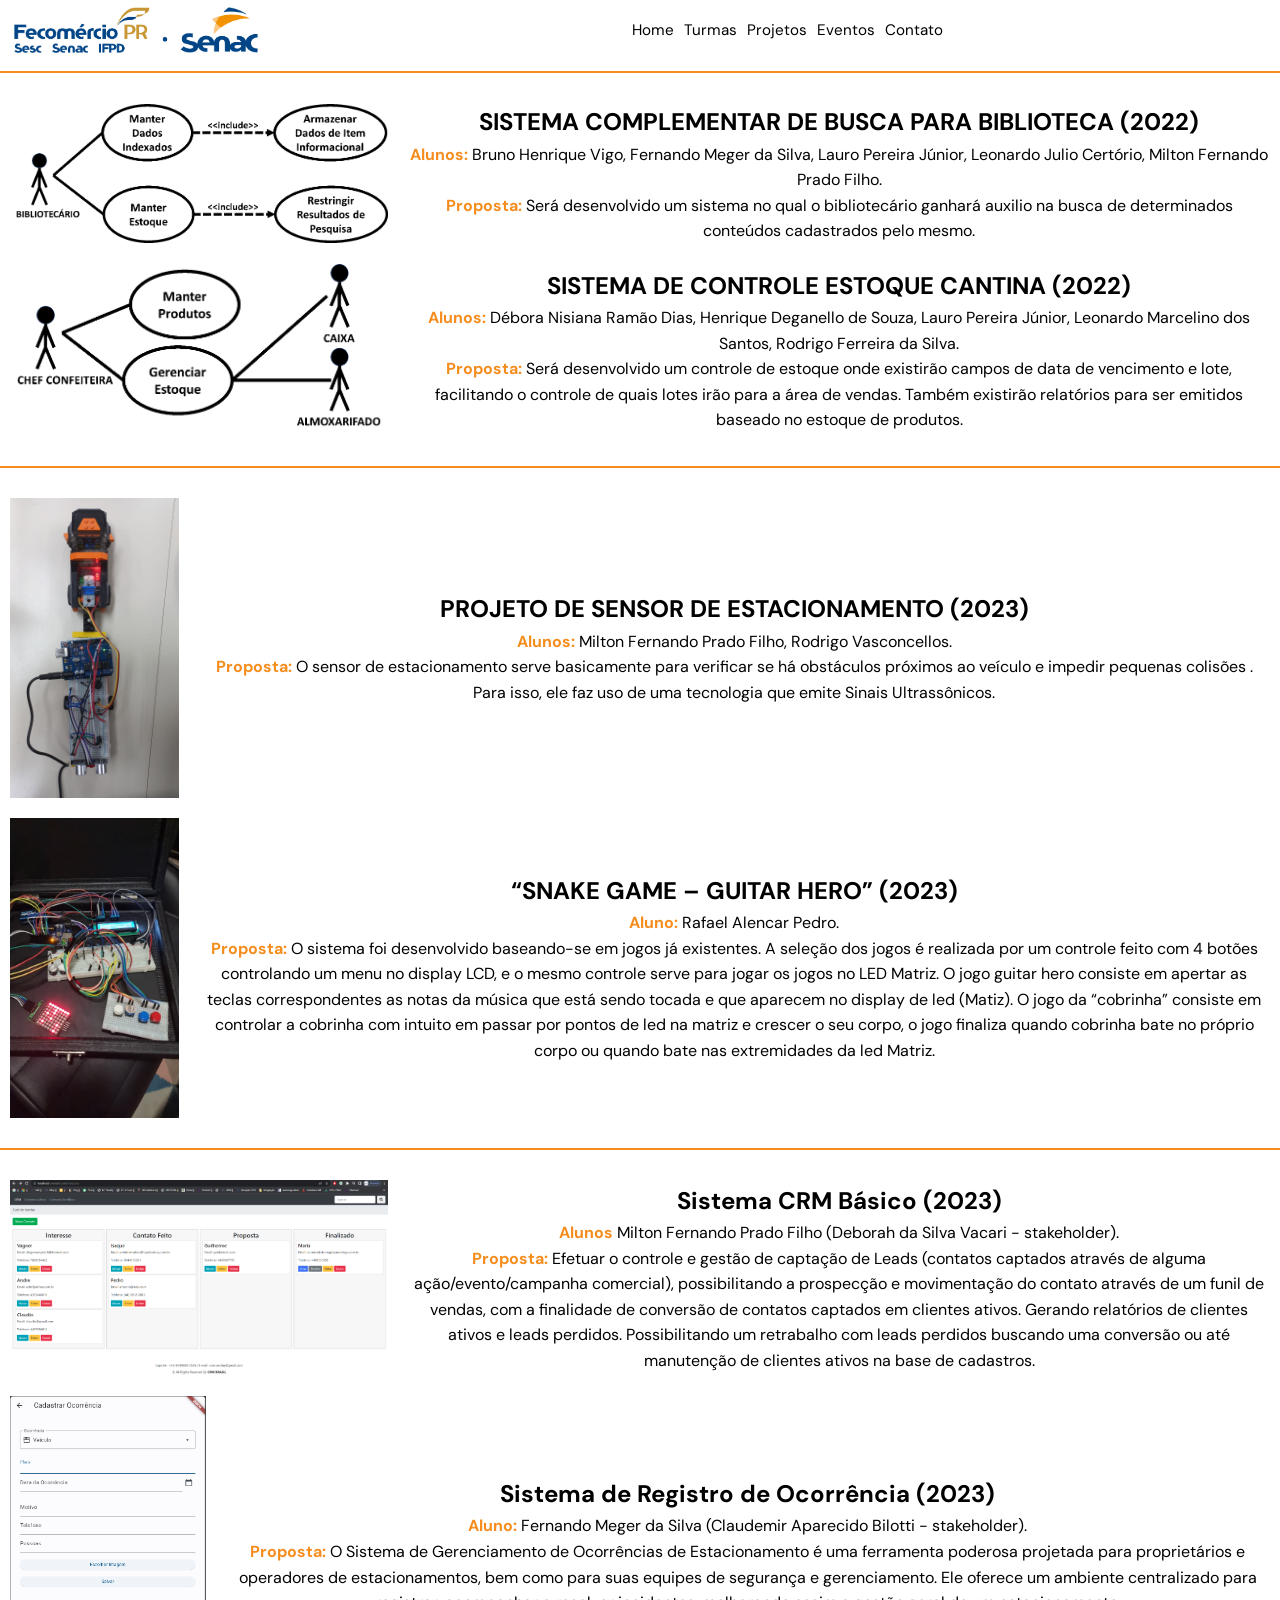
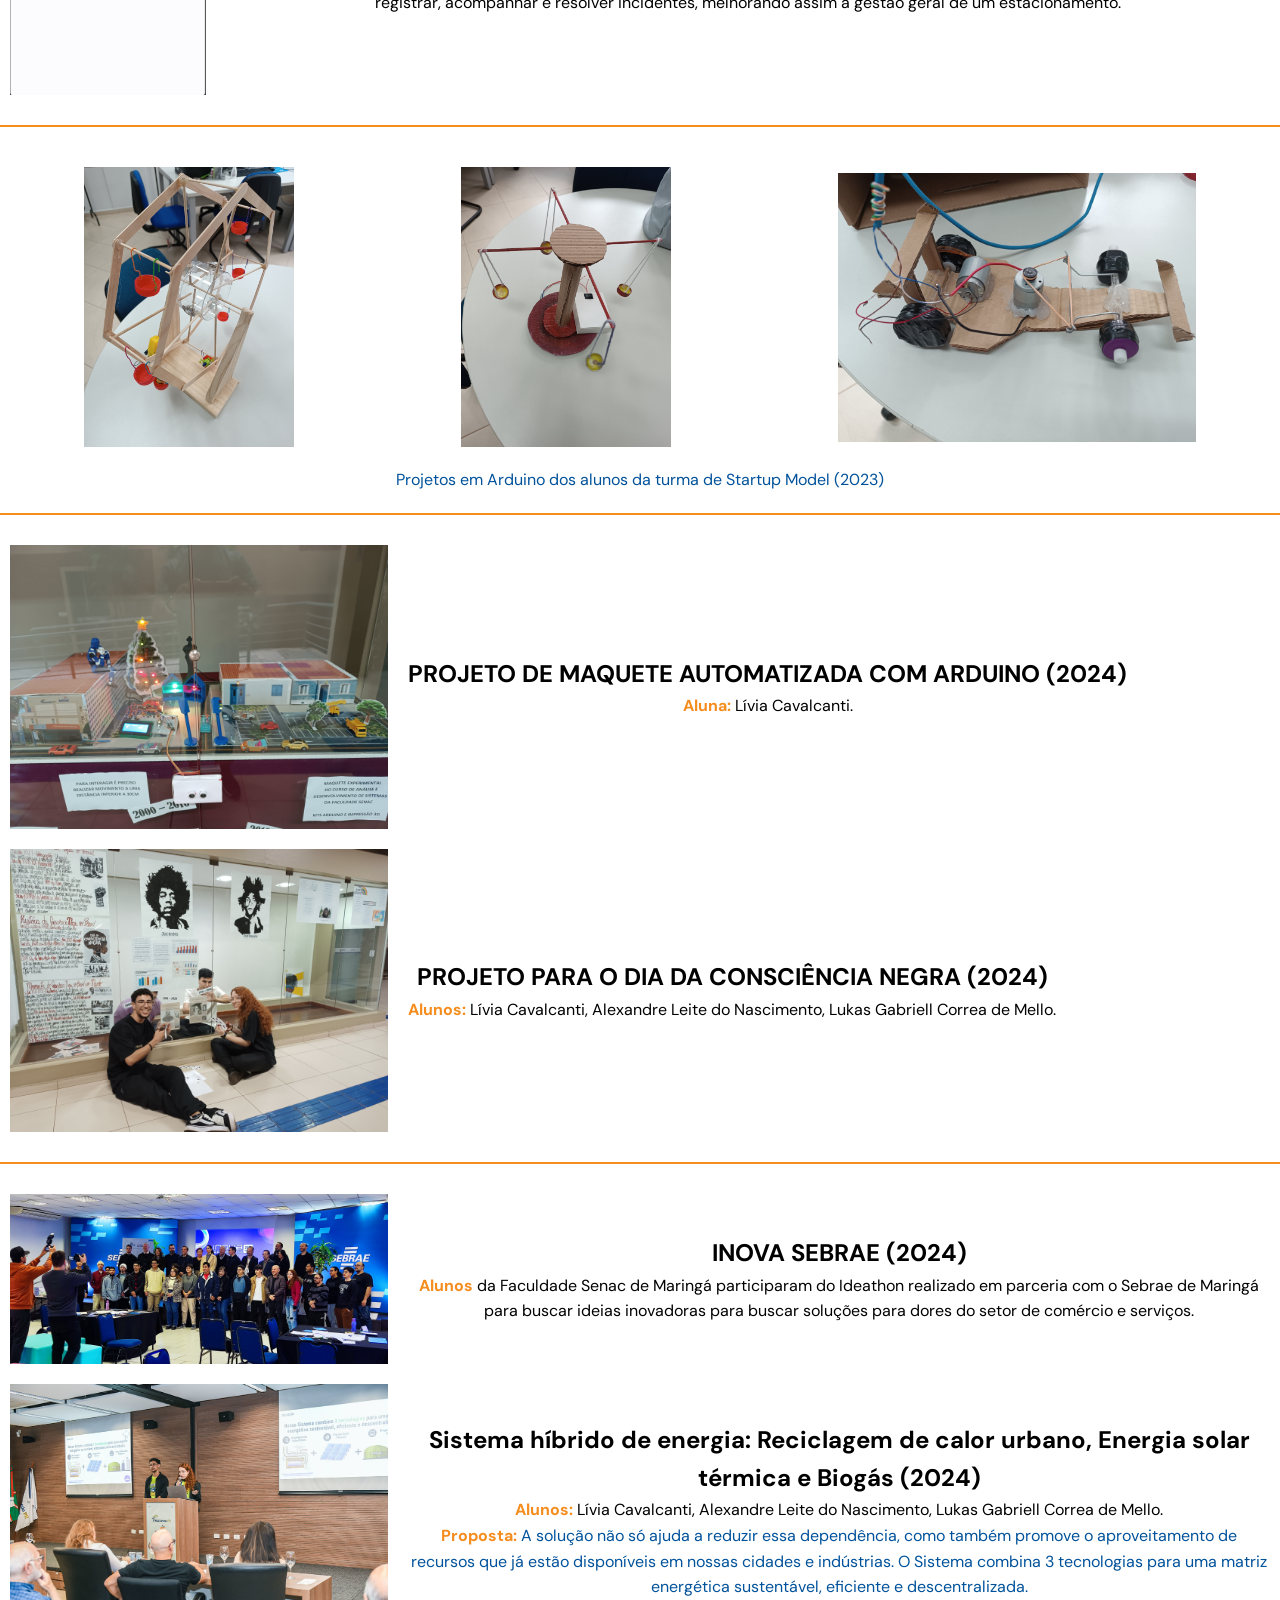
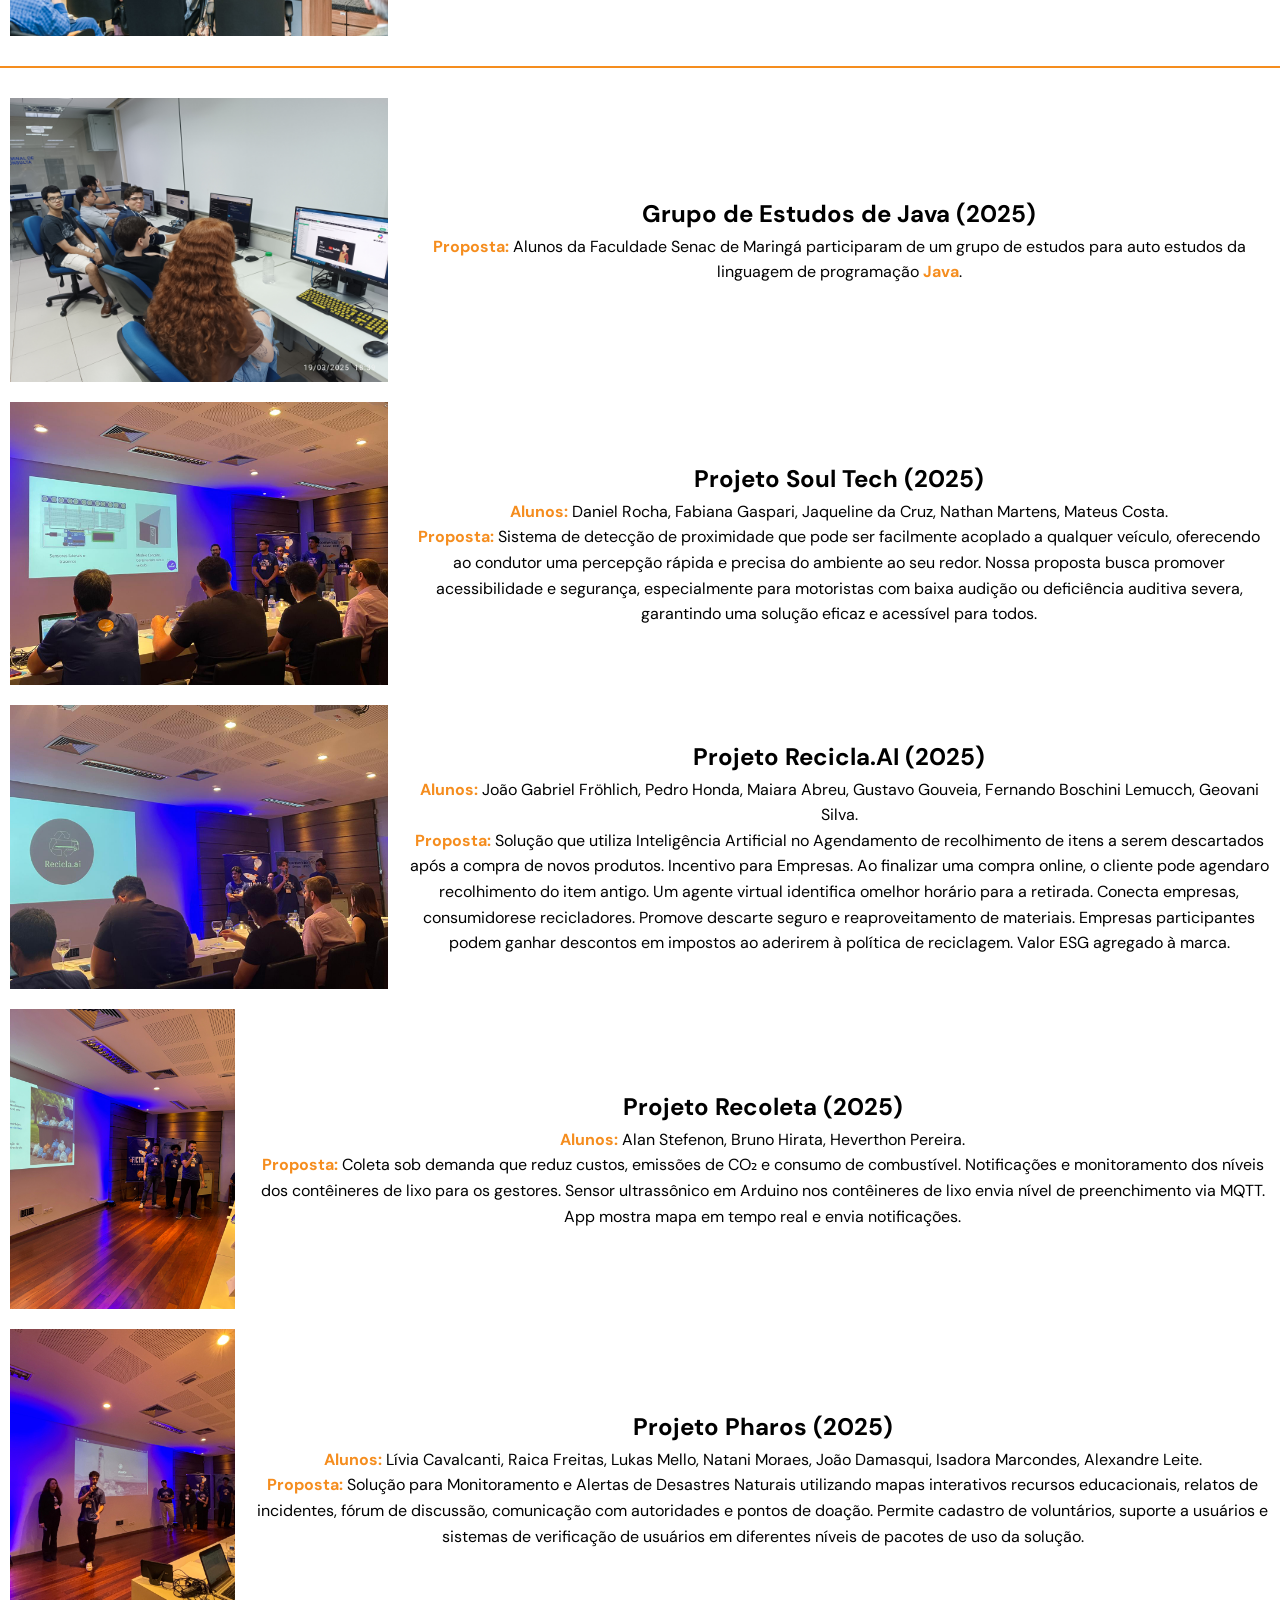
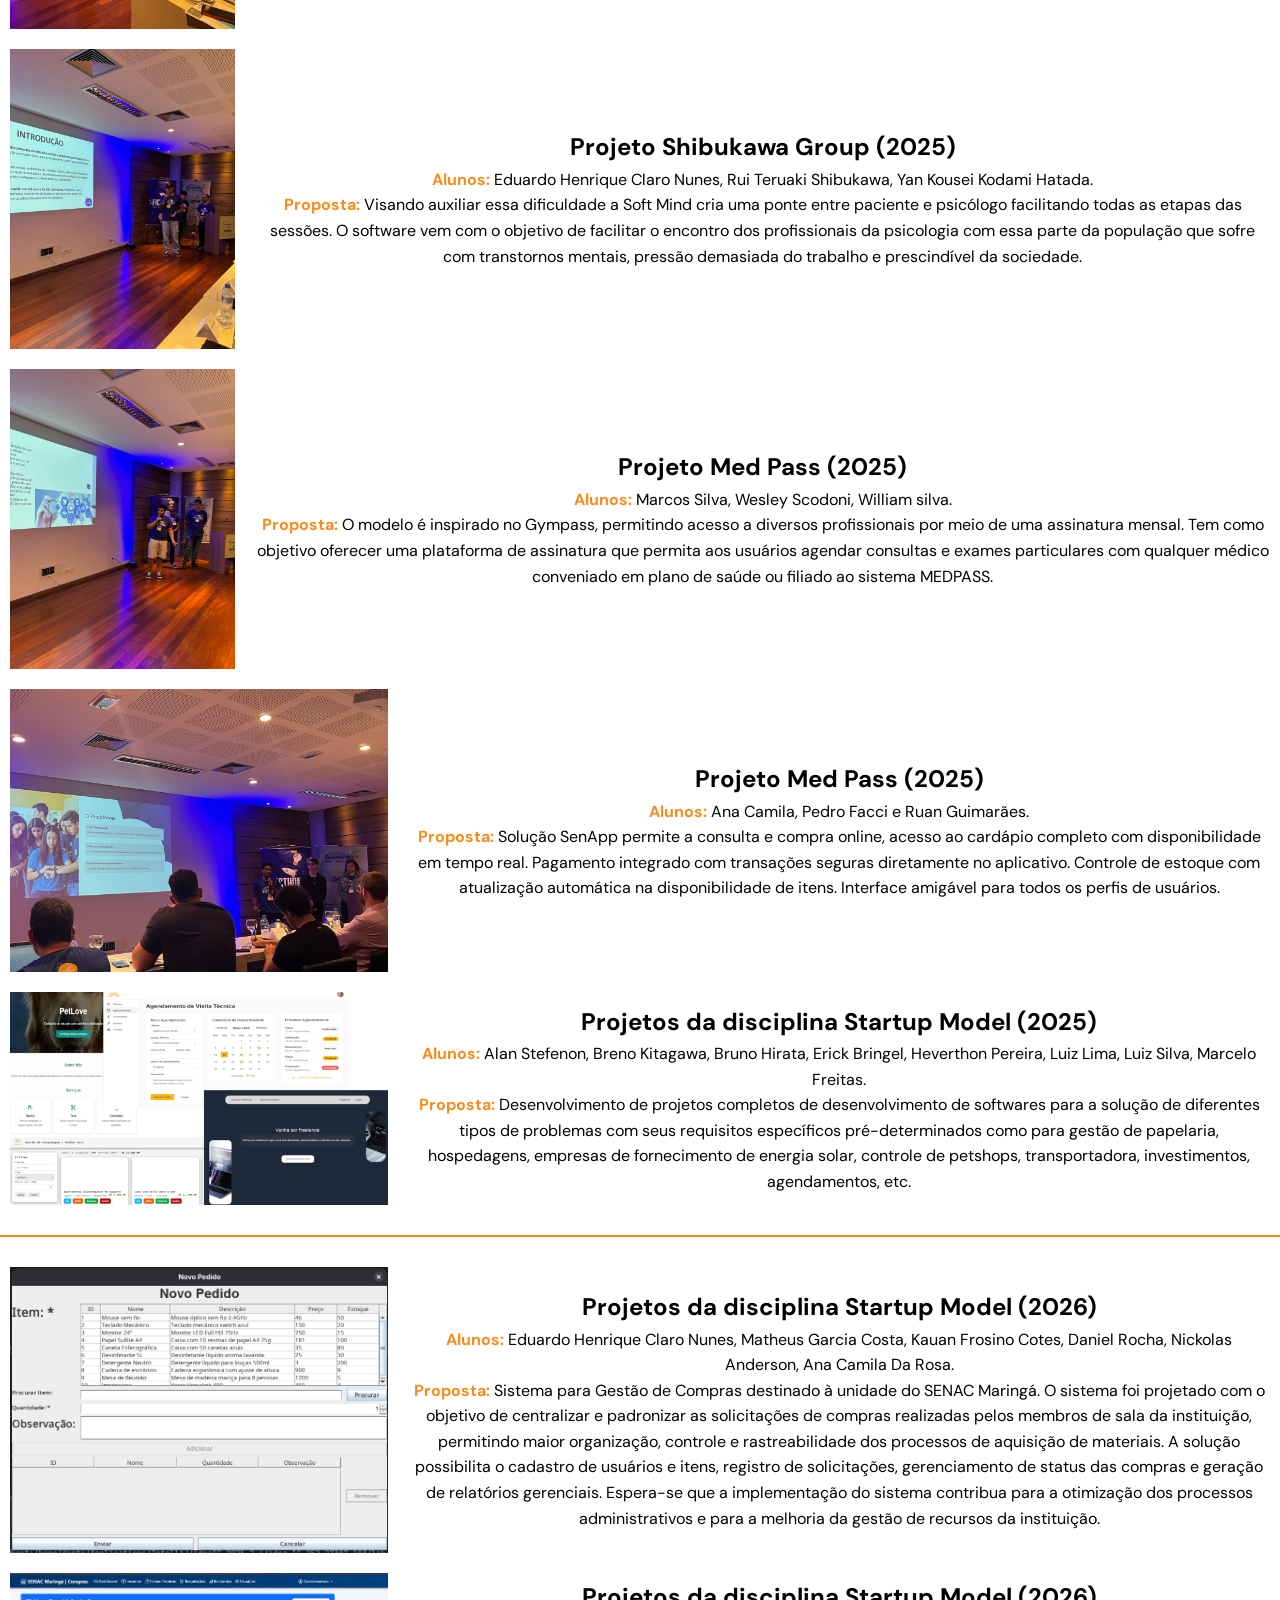
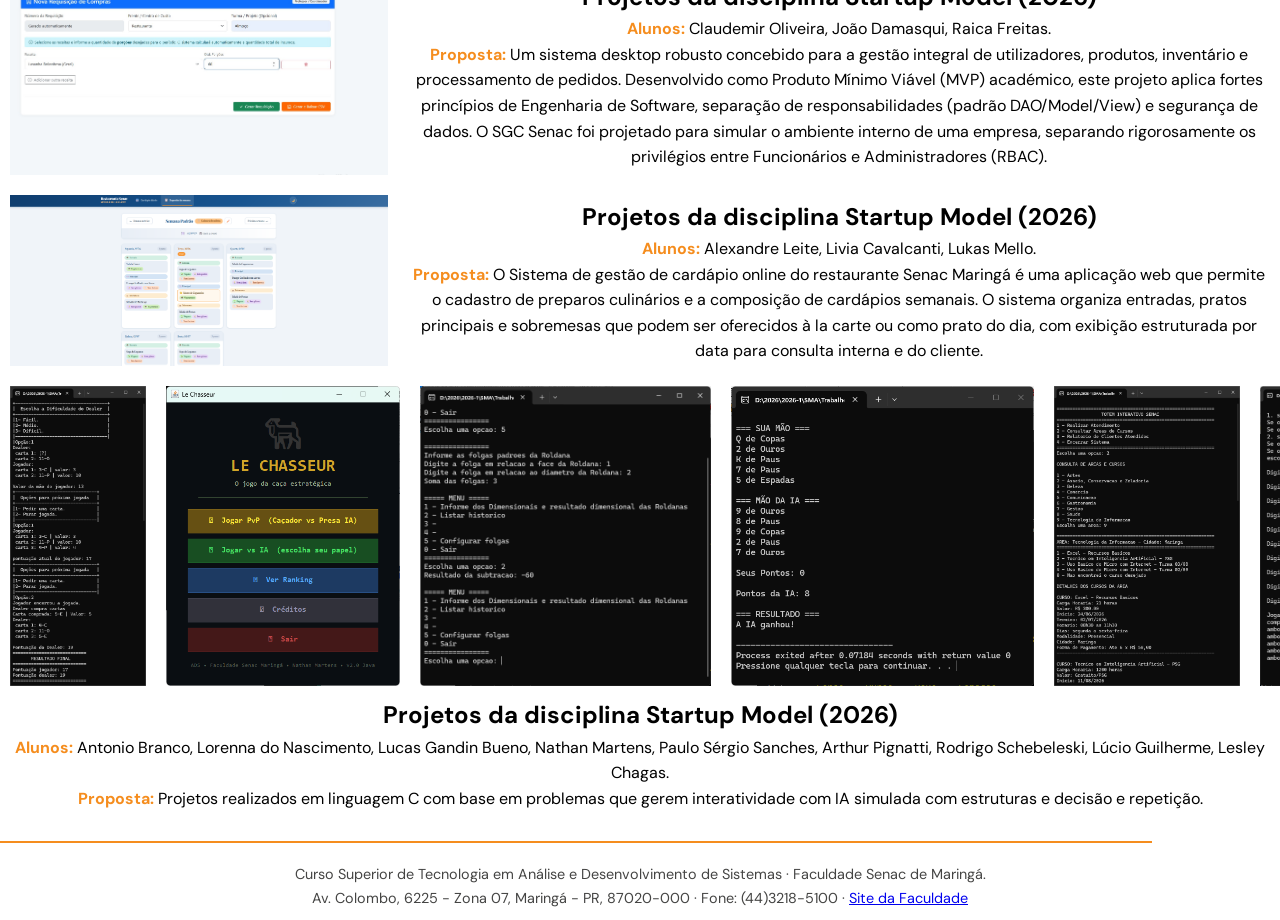
<file: projetos.html>
<!DOCTYPE html>
<html lang="pt-BR">

<head>
  <title>ADS - Projetos</title>
  <link rel="icon" type="image/x-icon" href="img/logo_senac.png">
  <meta charset="UTF-8">
  <meta name="viewport" content="width=device-width, initial-scale=1.0">
  <link rel="preconnect" href="https://fonts.googleapis.com">
  <link rel="preconnect" href="https://fonts.gstatic.com" crossorigin>
  <link
    href="https://fonts.googleapis.com/css2?family=DM+Sans:wght@400;500;600;700&family=Playfair+Display:wght@500;600;700&display=swap"
    rel="stylesheet">
  <link rel="stylesheet" href="estilo.css">
</head>

<body>
  <header>
    <div class="container">
      <nav>
        <div class="logo">
          <img src="img/logo.png" alt="Logo" width="auto" height="50px" title="http://www.pr.senac.br/">
        </div>
        <ul class="section-nav">
          <li><a href="index.html">Home</a></li>
          <li><a href="turmas.html">Turmas</a></li>
          <li><a href="projetos.html">Projetos</a></li>
          <li><a href="eventos.html">Eventos</a></li>
          <li><a href="contato.html">Contato</a></li>
        </ul>
      </nav>
    </div>
  </header>

  <br /><br />
  <hr />
  <section class="conteudo-lado-a-lado">
    <img src="img/Caso de uso 2022-11.png" alt="Workshop 2022" width="100px" title="Projeto de Requisitos 1">
    <div>
      <h2>SISTEMA COMPLEMENTAR DE BUSCA PARA BIBLIOTECA (2022)</h2>
      <p class="p2"><span>Alunos: </span>Bruno Henrique Vigo, Fernando Meger da Silva, Lauro Pereira Júnior, Leonardo
        Julio Certório, Milton Fernando Prado Filho.</p>
      <p class="p2"><span>Proposta: </span>Será desenvolvido um sistema no qual o bibliotecário ganhará auxilio na busca de determinados
        conteúdos cadastrados pelo mesmo.</p>
    </div>
  </section>
  <section class="conteudo-lado-a-lado">
    <img src="img/Caso de uso 2022-12.png" alt="Workshop 2022" width="100px" title="Projeto de Requisitos 1">
    <div>
      <h2>SISTEMA DE CONTROLE ESTOQUE CANTINA (2022)</h2>
      <p class="p2"><span>Alunos: </span>Débora Nisiana Ramão Dias, Henrique Deganello de Souza, Lauro Pereira Júnior,
        Leonardo Marcelino dos Santos, Rodrigo Ferreira da Silva.</p>
      <p class="p2"><span>Proposta: </span>Será desenvolvido um controle de estoque onde existirão campos de data de vencimento e lote,
        facilitando o controle de quais lotes irão para a área de vendas.
        Também existirão relatórios para ser emitidos baseado no estoque de produtos.</p>
    </div>
  </section>

  <hr />
  <section class="conteudo-lado-a-lado">
    <img src="img/Arte 2023-11.png" alt="Workshop 2022" width="100px" title="Projeto de Startup Model">
    <div>
      <h2>PROJETO DE SENSOR DE ESTACIONAMENTO (2023)</h2>
      <p class="p2"><span>Alunos: </span>Milton Fernando Prado Filho, Rodrigo Vasconcellos.</p>
      <p class="p2"><span>Proposta: </span>O sensor de estacionamento serve basicamente para verificar se há
        obstáculos próximos ao veículo e impedir pequenas colisões .
        Para isso, ele faz uso de uma tecnologia que emite Sinais Ultrassônicos.</p>
    </div>
  </section>
  <section class="conteudo-lado-a-lado">
    <img src="img/Arte 2023-13.jpg" alt="Workshop 2022" width="100px" title="Projeto de Startup Model">
    <div>
      <h2>“SNAKE GAME – GUITAR HERO” (2023)</h2>
      <p class="p2"><span>Aluno: </span>Rafael Alencar Pedro.</p>
      <p class="p2"><span>Proposta: </span>O sistema foi desenvolvido baseando-se em jogos já existentes.
        A seleção dos jogos é realizada por um controle feito com 4 botões controlando um
        menu no display LCD, e o mesmo controle serve para jogar os jogos no LED Matriz.
        O jogo guitar hero consiste em apertar as teclas correspondentes as notas da música
        que está sendo tocada e que aparecem no display de led (Matiz).
        O jogo da “cobrinha” consiste em controlar a cobrinha com intuito em passar por pontos
        de led na matriz e crescer o seu corpo, o jogo finaliza quando cobrinha bate no
        próprio corpo ou quando bate nas extremidades da led Matriz.</p>
    </div>
  </section>

  <hr />
  <section class="conteudo-lado-a-lado">
    <img src="img/Arte 2023-21.png" alt="Workshop 2022" width="100px" title="Projeto de Startup Model">
    <div>
      <h2>Sistema CRM Básico (2023)</h2>
      <p class="p2"><span>Alunos </span>Milton Fernando Prado Filho (Deborah da Silva Vacari - stakeholder).</p>
      <p class="p2"><span>Proposta: </span>Efetuar o controle e gestão de captação de Leads (contatos captados através
        de alguma ação/evento/campanha comercial), possibilitando a prospecção e movimentação do
        contato através de um funil de vendas, com a finalidade de conversão de contatos captados
        em clientes ativos. Gerando relatórios de clientes ativos e leads perdidos.
        Possibilitando um retrabalho com leads perdidos buscando uma conversão ou até manutenção
        de clientes ativos na base de cadastros.</p>
    </div>
  </section>
  <section class="conteudo-lado-a-lado">
    <img src="img/Arte 2023-22.png" alt="Workshop 2022" width="100px" title="Projeto de Startup Model">
    <div>
      <h2>Sistema de Registro de Ocorrência (2023)</h2>
      <p class="p2"><span>Aluno: </span>Fernando Meger da Silva (Claudemir Aparecido Bilotti - stakeholder).</p>
      <p class="p2"><span>Proposta: </span>O Sistema de Gerenciamento de Ocorrências de Estacionamento é uma ferramenta
        poderosa projetada para proprietários e operadores de estacionamentos, bem como para
        suas equipes de segurança e gerenciamento. Ele oferece um ambiente centralizado para
        registrar, acompanhar e resolver incidentes, melhorando assim a gestão geral de um
        estacionamento.</p>
    </div>
  </section>

  <hr />
  <section class="conteudo-lado-a-lado">
    <img class="figura" src="img/Arte 2023-23.jpg" alt="Workshop 2022" width="100px" title="Projeto de Startup Model">
    <img class="figura" src="img/Arte 2023-24.jpg" alt="Workshop 2022" width="100px" title="Projeto de Startup Model">
    <img class="figura" src="img/Arte 2023-25.jpg" alt="Workshop 2022" width="100px" title="Projeto de Startup Model">
  </section>
  <section>
    <p class="">Projetos em Arduino dos alunos da turma de Startup Model (2023)</p>
  </section>

  <hr />
  <section class="conteudo-lado-a-lado">
    <img src="img/Maquete.jpg" alt="Workshop 2022" width="100px" title="Projeto de Maquete Arduino">
    <div>
      <h2>PROJETO DE MAQUETE AUTOMATIZADA COM ARDUINO (2024)</h2>
      <p class="p2"><span>Aluna: </span>Lívia Cavalcanti.</p>
    </div>
  </section>
  <section class="conteudo-lado-a-lado">
    <img src="img/Consciencia_negra.jpg" alt="Workshop 2022" width="100px" title="Projeto de Consciência negra">
    <div>
      <h2>PROJETO PARA O DIA DA CONSCIÊNCIA NEGRA (2024)</h2>
      <p class="p2"><span>Alunos: </span>Lívia Cavalcanti, Alexandre Leite do Nascimento,
        Lukas Gabriell Correa de Mello.</p>
    </div>
  </section>

  <hr />
  <section class="conteudo-lado-a-lado">
    <img src="img/Inova_sebrae2024.jpg" alt="Workshop 2022" width="100px" title="Inova Sebrae 2024">
    <div>
      <h2>INOVA SEBRAE (2024)</h2>
      <p class="p2"><span>Alunos </span>da Faculdade Senac de Maringá participaram do Ideathon realizado
        em parceria com o Sebrae de Maringá para buscar ideias inovadoras para buscar soluções
        para dores do setor de comércio e serviços.</p>
    </div>
  </section>
  <section class="conteudo-lado-a-lado">
    <img src="img/Ficthon_2024_CTBA.jpg" alt="Workshop 2022" width="100px" title="Projeto de Consciência negra">
    <div>
      <h2>Sistema híbrido de energia: Reciclagem de calor urbano, Energia solar térmica e Biogás (2024)</h2>
      <p class="p2"><span>Alunos: </span>Lívia Cavalcanti, Alexandre Leite do Nascimento,
        Lukas Gabriell Correa de Mello.</p>
      <p><span>Proposta: </span>A solução não só ajuda a reduzir essa dependência, como também promove o
        aproveitamento de recursos que já estão disponíveis em nossas cidades e indústrias.
        O Sistema combina 3 tecnologias para uma matriz energética sustentável, eficiente e
        descentralizada.</p>
    </div>
  </section>

  <hr />
  <section class="conteudo-lado-a-lado">
    <img src="img/Grupo_de_Estudos_2025.jpg" alt="Workshop 2022" width="100px" title="Grupo de Estudos de Java">
    <div>
      <h2>Grupo de Estudos de Java (2025)</h2>
      <p class="p2"><span>Proposta: </span>Alunos da Faculdade Senac de Maringá participaram de um grupo de
        estudos para auto estudos da linguagem de programação <span>Java</span>.</p>
    </div>
  </section>

  <section class="conteudo-lado-a-lado">
    <img src="img/Ficthon_2025_1.jpg" alt="Workshop 2022" width="100px" title="Grupo de Estudos de Java">
    <div>
      <h2>Projeto Soul Tech (2025)</h2>
      <p class="p2"><span>Alunos: </span>Daniel Rocha, Fabiana Gaspari, Jaqueline da Cruz, Nathan Martens,
        Mateus Costa.</p>
      <p class="p2"><span>Proposta: </span>Sistema de detecção de proximidade que pode ser facilmente acoplado a qualquer
        veículo, oferecendo ao condutor uma percepção rápida e precisa do ambiente ao seu redor.
        Nossa proposta busca promover acessibilidade e segurança, especialmente para motoristas
        com baixa audição ou deficiência auditiva severa, garantindo uma solução eficaz e acessível
        para todos.</p>
    </div>
  </section>

  <section class="conteudo-lado-a-lado">
    <img src="img/Ficthon_2025_2.jpg" alt="Workshop 2022" width="100px" title="Grupo de Estudos de Java">
    <div>
      <h2>Projeto Recicla.AI (2025)</h2>
      <p class="p2"><span>Alunos: </span>João Gabriel Fröhlich, Pedro Honda, Maiara Abreu, Gustavo
        Gouveia, Fernando Boschini Lemucch, Geovani Silva.</p>
      <p class="p2"><span>Proposta: </span>Solução que utiliza Inteligência Artificial no Agendamento de recolhimento de
        itens a serem descartados após a compra de novos produtos. Incentivo para Empresas.
        Ao finalizar uma compra online, o cliente pode agendaro recolhimento do item antigo.
        Um agente virtual identifica omelhor horário para a retirada. Conecta empresas,
        consumidorese recicladores. Promove descarte seguro e reaproveitamento de materiais.
        Empresas participantes podem ganhar descontos em impostos ao aderirem à política de reciclagem.
        Valor ESG agregado à marca.</p>
    </div>
  </section>

  <section class="conteudo-lado-a-lado">
    <img src="img/Ficthon_2025_3.jpeg" alt="Workshop 2022" width="100px" title="Grupo de Estudos de Java">
    <div>
      <h2>Projeto Recoleta (2025)</h2>
      <p class="p2"><span>Alunos: </span>Alan Stefenon, Bruno Hirata, Heverthon Pereira.</p>
      <p class="p2"><span>Proposta: </span>Coleta sob demanda que reduz custos, emissões de CO₂ e consumo de combustível.
        Notificações e monitoramento dos níveis dos contêineres de lixo para os gestores.
        Sensor ultrassônico em Arduino nos contêineres de lixo envia nível de preenchimento via MQTT.
        App mostra mapa em tempo real e envia notificações.</p>
    </div>
  </section>

  <section class="conteudo-lado-a-lado">
    <img src="img/Ficthon_2025_4.jpeg" alt="Workshop 2022" width="100px" title="Grupo de Estudos de Java">
    <div>
      <h2>Projeto Pharos (2025)</h2>
      <p class="p2"><span>Alunos: </span>Lívia Cavalcanti, Raica Freitas, Lukas Mello, Natani Moraes,
        João Damasqui, Isadora Marcondes, Alexandre Leite.</p>
      <p class="p2"><span>Proposta: </span>Solução para Monitoramento e Alertas de Desastres Naturais utilizando mapas interativos
        recursos educacionais, relatos de incidentes, fórum de discussão, comunicação com autoridades e
        pontos de doação. Permite cadastro de voluntários, suporte a usuários e sistemas de verificação
        de usuários em diferentes níveis de pacotes de uso da solução.</p>
    </div>
  </section>

  <section class="conteudo-lado-a-lado">
    <img src="img/Ficthon_2025_5.jpeg" alt="Workshop 2022" width="100px" title="Grupo de Estudos de Java">
    <div>
      <h2>Projeto Shibukawa Group (2025)</h2>
      <p class="p2"><span>Alunos: </span>Eduardo Henrique Claro Nunes, Rui Teruaki Shibukawa, 
        Yan Kousei Kodami Hatada.</p>
      <p class="p2"><span>Proposta: </span>Visando auxiliar essa dificuldade a Soft Mind cria uma ponte entre paciente e
        psicólogo facilitando todas as etapas das sessões. O software vem com o objetivo de facilitar
        o encontro dos profissionais da psicologia com essa parte da população que sofre com transtornos
        mentais, pressão demasiada do trabalho e prescindível da sociedade.</p>
    </div>
  </section>

  <section class="conteudo-lado-a-lado">
    <img src="img/Ficthon_2025_6.jpeg" alt="Workshop 2022" width="100px" title="Grupo de Estudos de Java">
    <div>
      <h2>Projeto Med Pass (2025)</h2>
      <p class="p2"><span>Alunos: </span>Marcos Silva, Wesley Scodoni, William silva.</p>
      <p class="p2"><span>Proposta: </span>O modelo é inspirado no Gympass, permitindo acesso a diversos profissionais por meio de
        uma assinatura mensal. Tem como objetivo oferecer uma plataforma de assinatura que permita aos
        usuários agendar consultas e exames particulares com qualquer médico conveniado em plano de
        saúde ou filiado ao sistema MEDPASS.</p>
    </div>
  </section>

  <section class="conteudo-lado-a-lado">
    <img src="img/Ficthon_2025_7.jpg" alt="Workshop 2022" width="100px" title="Grupo de Estudos de Java">
    <div>
      <h2>Projeto Med Pass (2025)</h2>
      <p class="p2"><span>Alunos: </span>Ana Camila, Pedro Facci e Ruan Guimarães.</p>
      <p class="p2"><span>Proposta: </span>Solução SenApp permite a consulta e compra online, acesso ao cardápio completo
        com disponibilidade em tempo real. Pagamento integrado com transações seguras diretamente
        no aplicativo. Controle de estoque com atualização automática na disponibilidade de itens.
        Interface amigável para todos os perfis de usuários.</p>
    </div>
  </section>

  <section class="conteudo-lado-a-lado">
      <img src="img/Startup_2025.png" alt="Workshop 2022" width="100px"
        title="Grupo de Estudos de Java">
    <div>
      <h2>Projetos da disciplina Startup Model (2025)</h2>
      <p class="p2"><span>Alunos: </span>Alan Stefenon, Breno Kitagawa, Bruno Hirata, Erick Bringel,
        Heverthon Pereira, Luiz Lima, Luiz Silva, Marcelo Freitas.</p>
      <p class="p2"><span>Proposta: </span>Desenvolvimento de projetos completos de desenvolvimento de softwares para a
        solução de diferentes tipos de problemas com seus requisitos específicos pré-determinados
        como para gestão de papelaria, hospedagens, empresas de fornecimento de energia solar, 
        controle de petshops, transportadora, investimentos, agendamentos, etc.</p>
    </div>
  </section>

  <hr />
  <section class="conteudo-lado-a-lado">
      <img src="img/SME_2026_1.png" alt="Workshop 2022" width="100px"
        title="Grupo de Estudos de Java">
    <div>
      <h2>Projetos da disciplina Startup Model (2026)</h2>
      <p class="p2"><span>Alunos: </span>Eduardo Henrique Claro Nunes, Matheus Garcia Costa, 
        Kauan Frosino Cotes, Daniel Rocha, Nickolas Anderson, Ana Camila Da Rosa.</p>
      <p class="p2"><span>Proposta: </span>Sistema para Gestão de Compras destinado à unidade do SENAC Maringá. 
        O sistema foi projetado com o objetivo de centralizar e padronizar as solicitações 
        de compras realizadas pelos membros de sala da instituição, permitindo maior organização, 
        controle e rastreabilidade dos processos de aquisição de materiais. A solução possibilita 
        o cadastro de usuários e itens, registro de solicitações, gerenciamento de status das 
        compras e geração de relatórios gerenciais. Espera-se que a implementação do sistema 
        contribua para a otimização dos processos administrativos e para a melhoria da gestão 
        de recursos da instituição.</p>
    </div>
  </section>

    <section class="conteudo-lado-a-lado">
      <img src="img/SME_2026_2.jpg" alt="Workshop 2022" width="100px"
        title="Grupo de Estudos de Java">
    <div>
      <h2>Projetos da disciplina Startup Model (2026)</h2>
      <p class="p2"><span>Alunos: </span>Claudemir Oliveira, João Damasqui, Raica Freitas.</p>
      <p class="p2"><span>Proposta: </span>Um sistema desktop robusto concebido para a gestão integral de utilizadores, 
        produtos, inventário e processamento de pedidos. Desenvolvido como Produto Mínimo Viável 
        (MVP) académico, este projeto aplica fortes princípios de Engenharia de Software, 
        separação de responsabilidades (padrão DAO/Model/View) e segurança de dados.
      O SGC Senac foi projetado para simular o ambiente interno de uma empresa, separando 
      rigorosamente os privilégios entre Funcionários e Administradores (RBAC).</p>
    </div>
  </section>

    <section class="conteudo-lado-a-lado">
      <img src="img/SME_2026_3.png" alt="Workshop 2022" width="100px"
        title="Grupo de Estudos de Java">
    <div>
      <h2>Projetos da disciplina Startup Model (2026)</h2>
      <p class="p2"><span>Alunos: </span>Alexandre Leite, Livia Cavalcanti, Lukas Mello.</p>
      <p class="p2"><span>Proposta: </span>O Sistema de gestão de cardápio online do restaurante Senac Maringá é 
        uma aplicação web que permite o cadastro de preparos culinários e a composição de 
        cardápios semanais. O sistema organiza entradas, pratos principais e sobremesas que 
        podem ser oferecidos à la carte ou como prato do dia, com exibição estruturada por 
        data para consulta interna e do cliente.</p>
    </div>
  </section>

    <section class="conteudo-lado-a-lado">
      <img src="img/SMA_2026_1.png" alt="Workshop 2022" max-width="15%"
        title="Grupo de Estudos de Java">
        <img src="img/SMA_2026_2.png" alt="Workshop 2022" max-width="15%"
        title="Grupo de Estudos de Java">
        <img src="img/SMA_2026_3.png" alt="Workshop 2022" max-width="15%"
        title="Grupo de Estudos de Java">
        <img src="img/SMA_2026_4.png" alt="Workshop 2022" max-width="15%"
        title="Grupo de Estudos de Java">
        <img src="img/SMA_2026_5.png" alt="Workshop 2022" max-width="15%"
        title="Grupo de Estudos de Java">
        <img src="img/SMA_2026_6.png" alt="Workshop 2022" max-width="15%"
        title="Grupo de Estudos de Java">
    </section>
    <section >
      <div>
      <h2>Projetos da disciplina Startup Model (2026)</h2>
      <p class="p2"><span>Alunos: </span>Antonio Branco, Lorenna do Nascimento, Lucas Gandin Bueno, 
      Nathan Martens, Paulo Sérgio Sanches, Arthur Pignatti, Rodrigo Schebeleski, Lúcio Guilherme, 
      Lesley Chagas.</p>
      <p class="p2"><span>Proposta: </span>Projetos realizados em linguagem C com base em problemas que gerem 
        interatividade com IA simulada com estruturas e decisão e repetição.</p>
    </div>
  </section>

  <footer>
    <hr class="hero-content" />
    <div>
      Curso Superior de Tecnologia em Análise e Desenvolvimento de Sistemas · Faculdade Senac de Maringá.
    </div>
    <div>
      Av. Colombo, 6225 - Zona 07, Maringá - PR, 87020-000 · Fone: (44)3218-5100 · <a href="http://www.pr.senac.br/"
        target="_blank">Site da Faculdade</a>
    </div>
  </footer>

  <script src="scripts.js"></script>
</body>

</html>
</file>
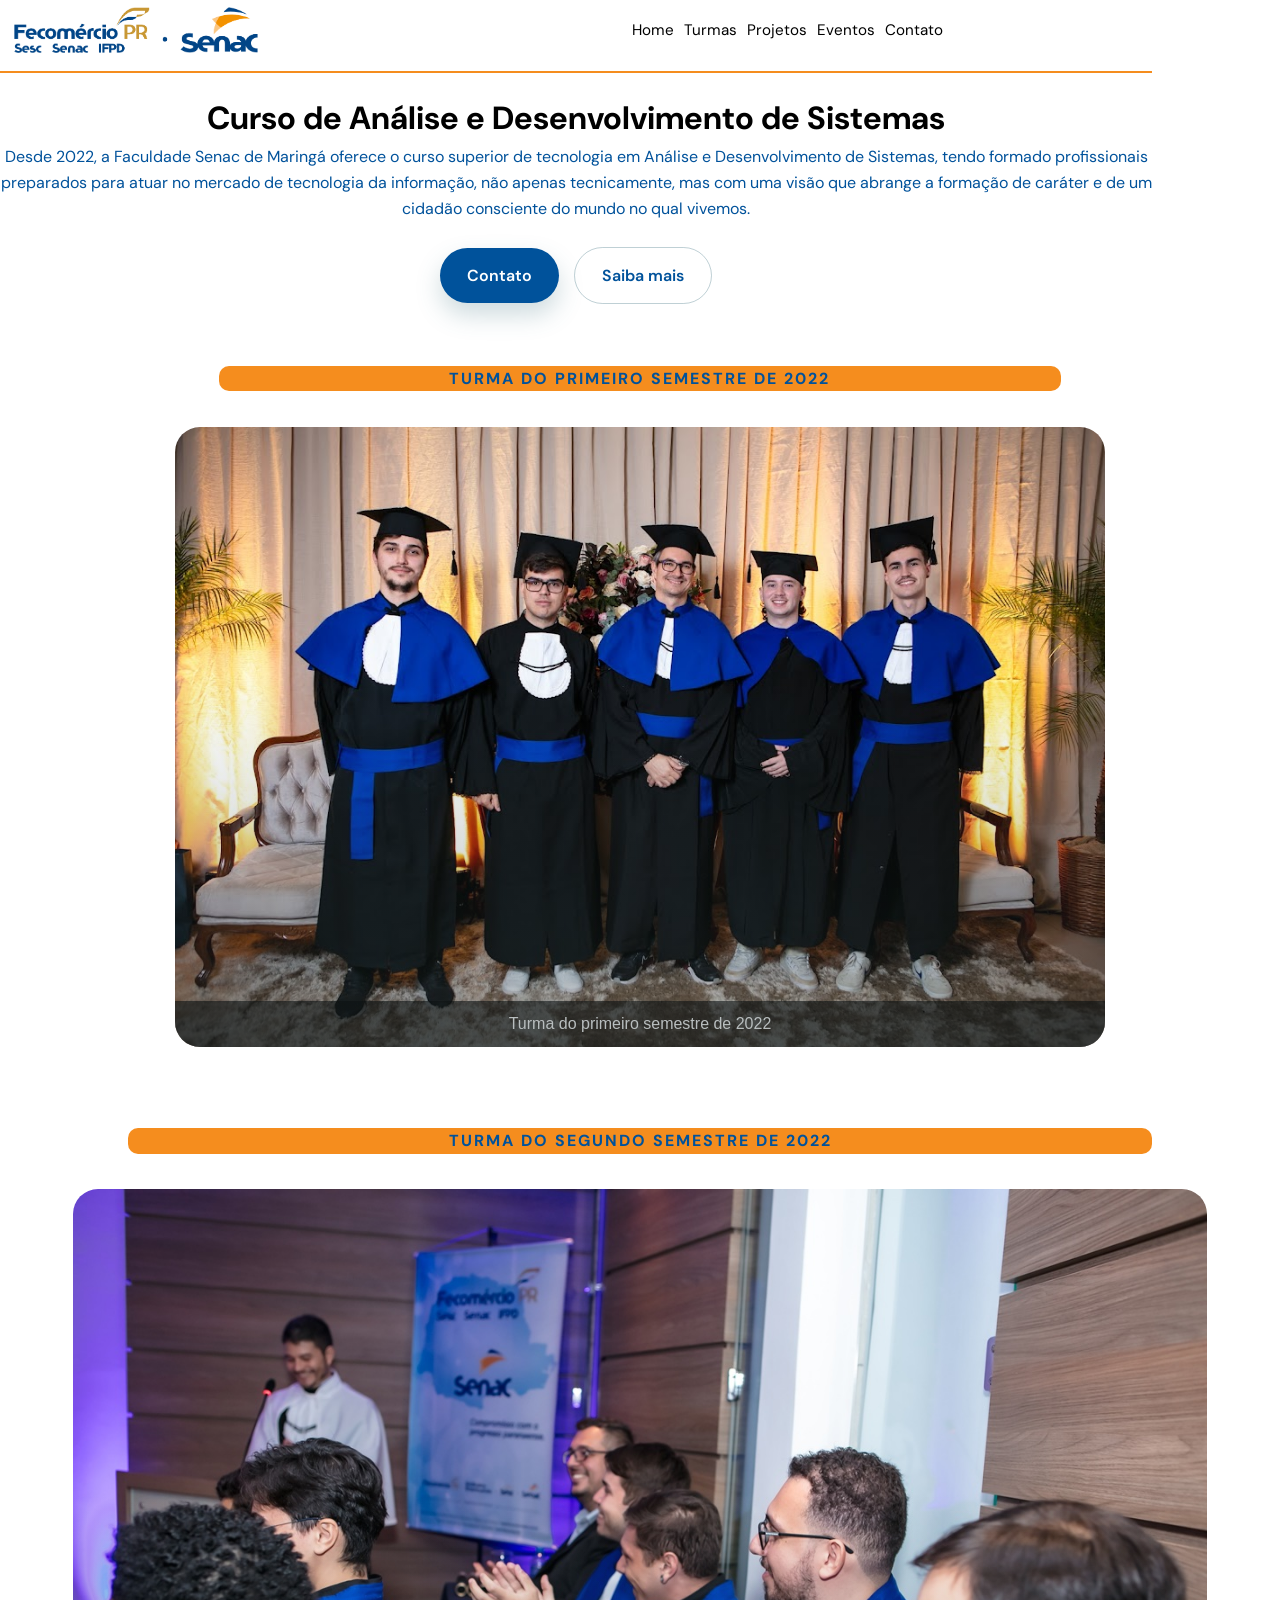
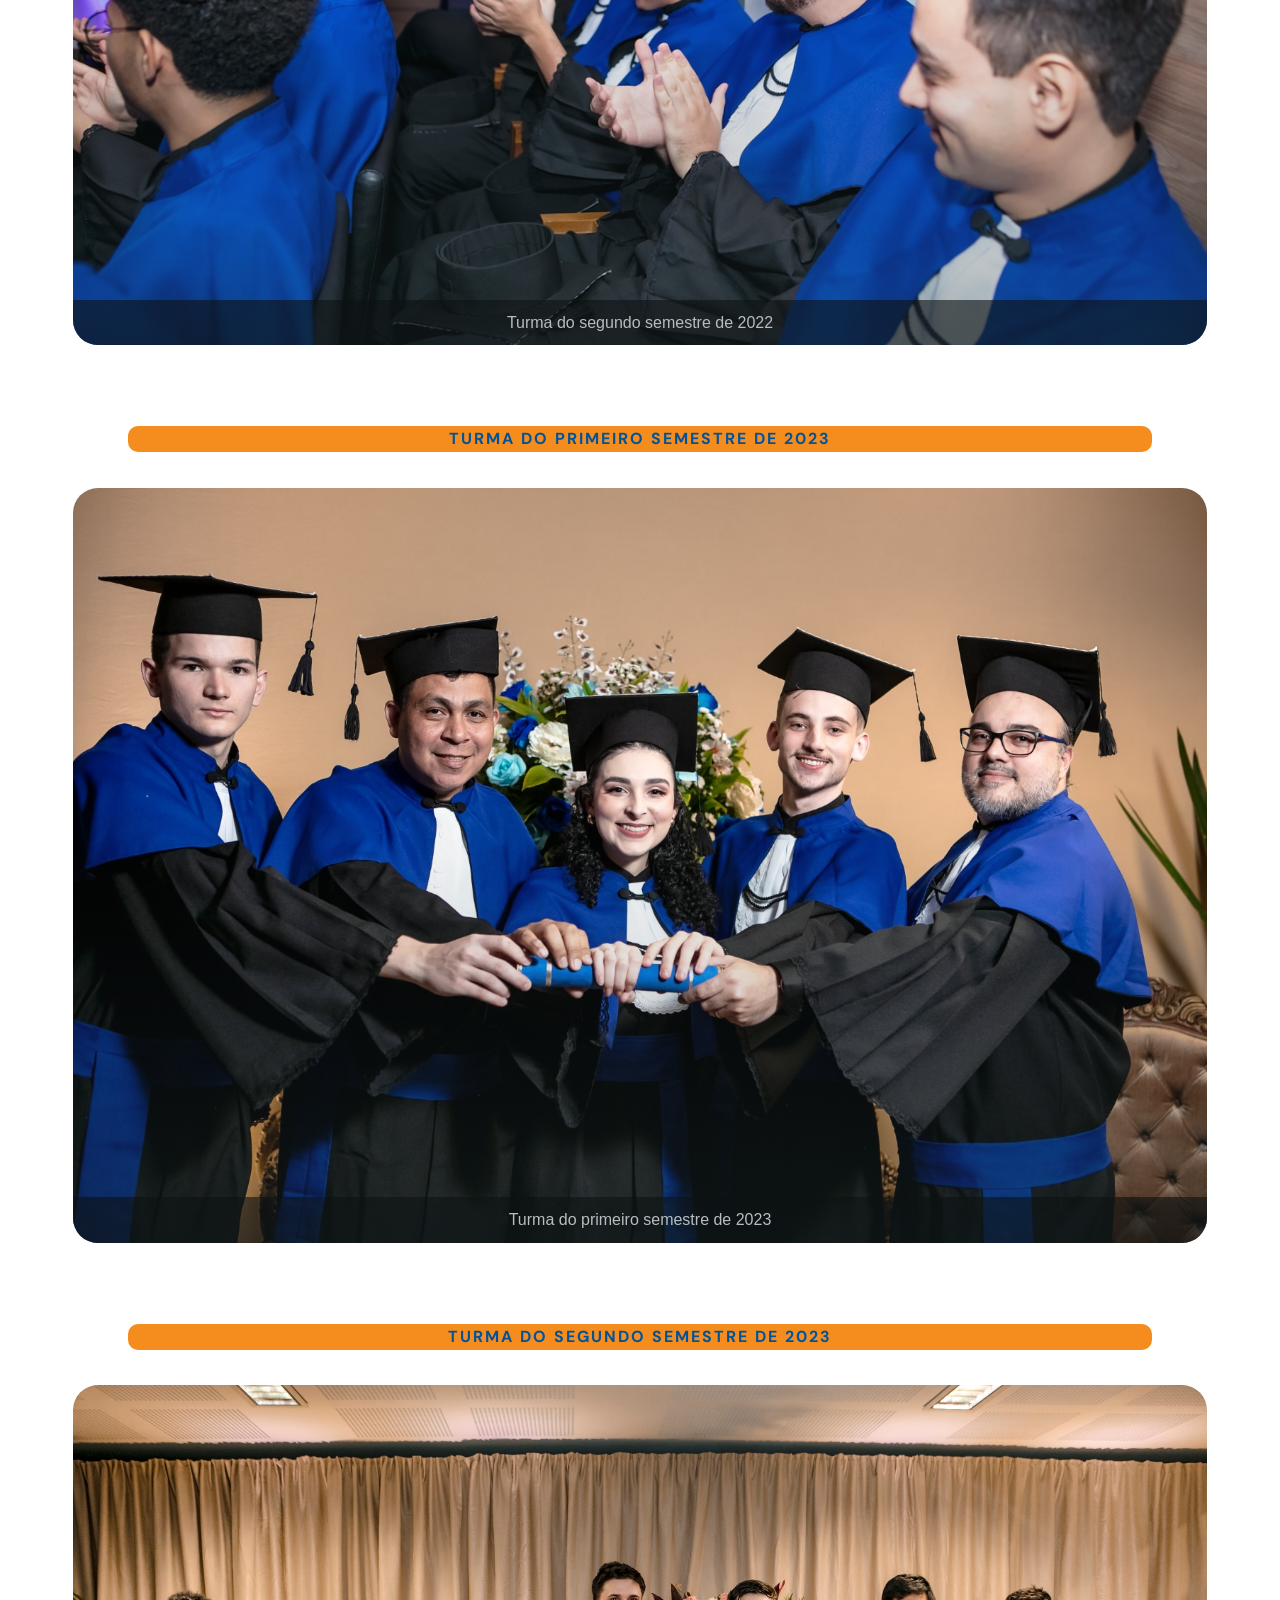
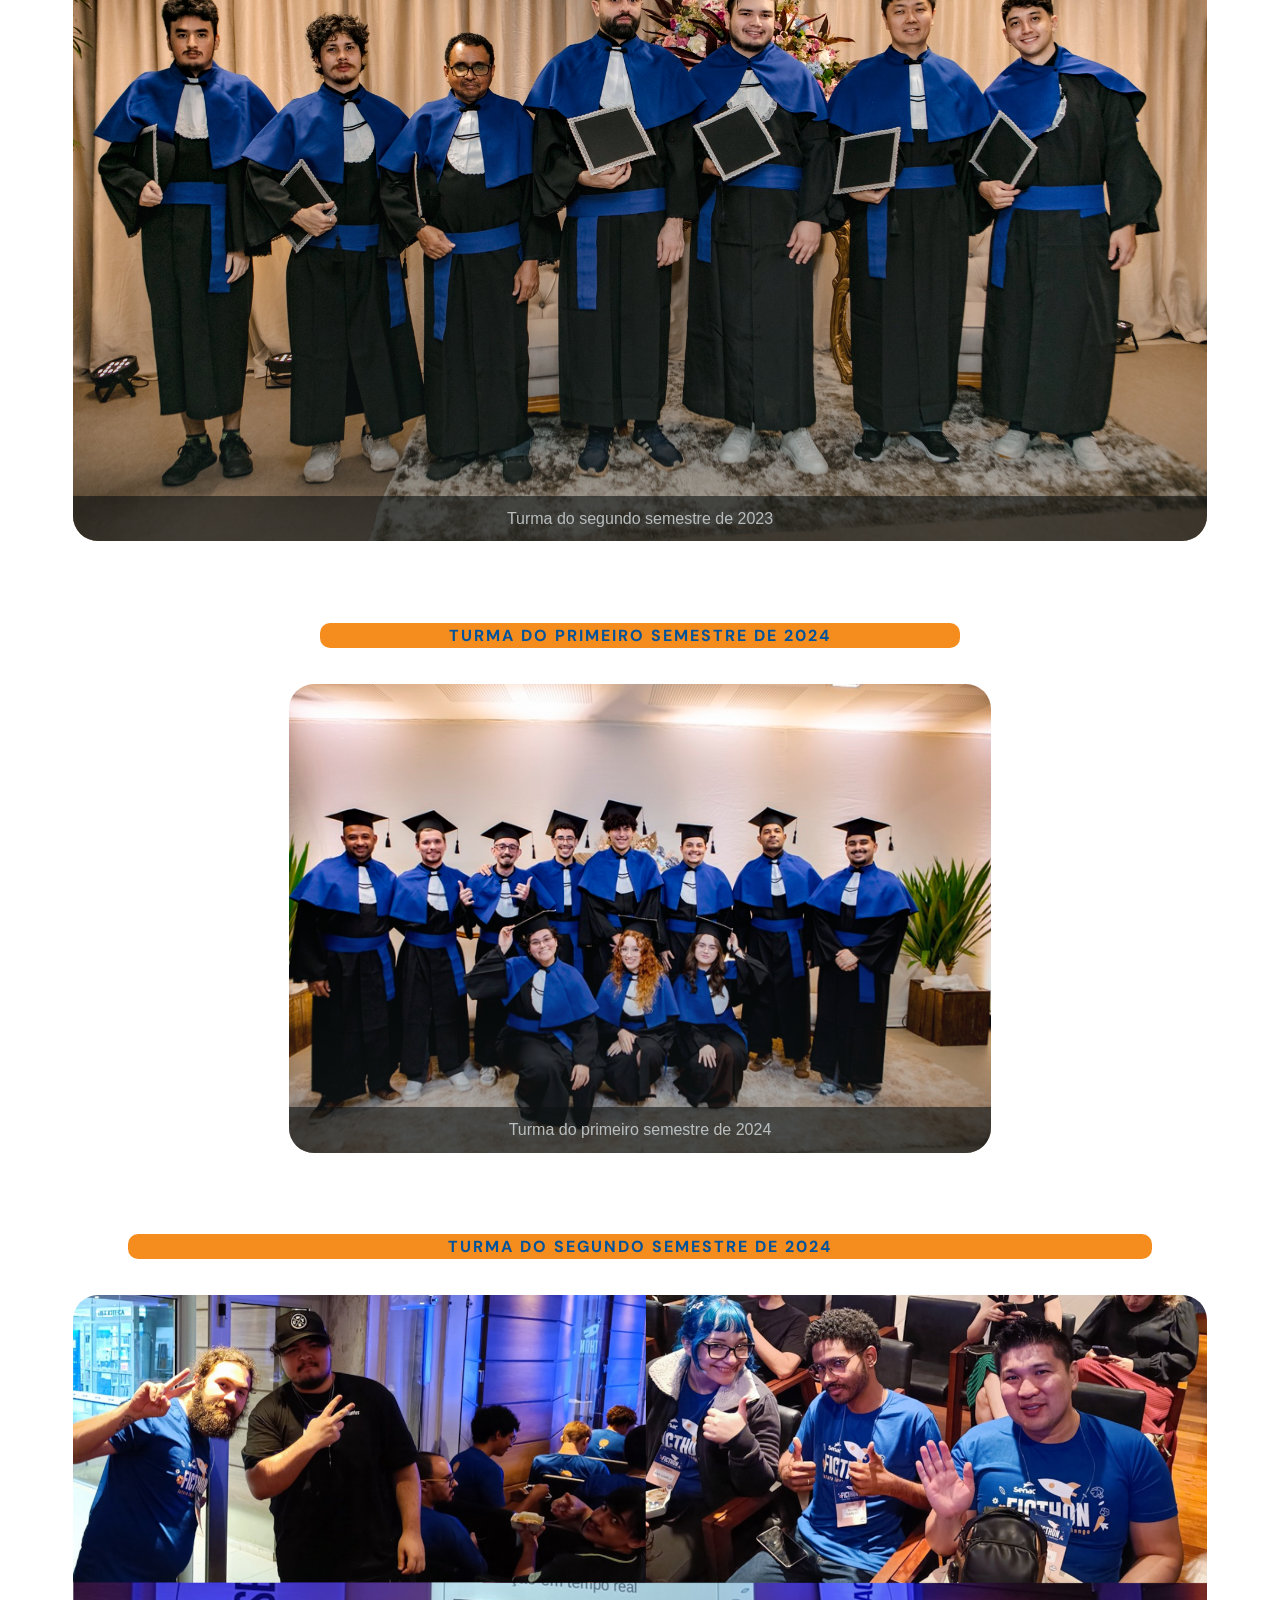
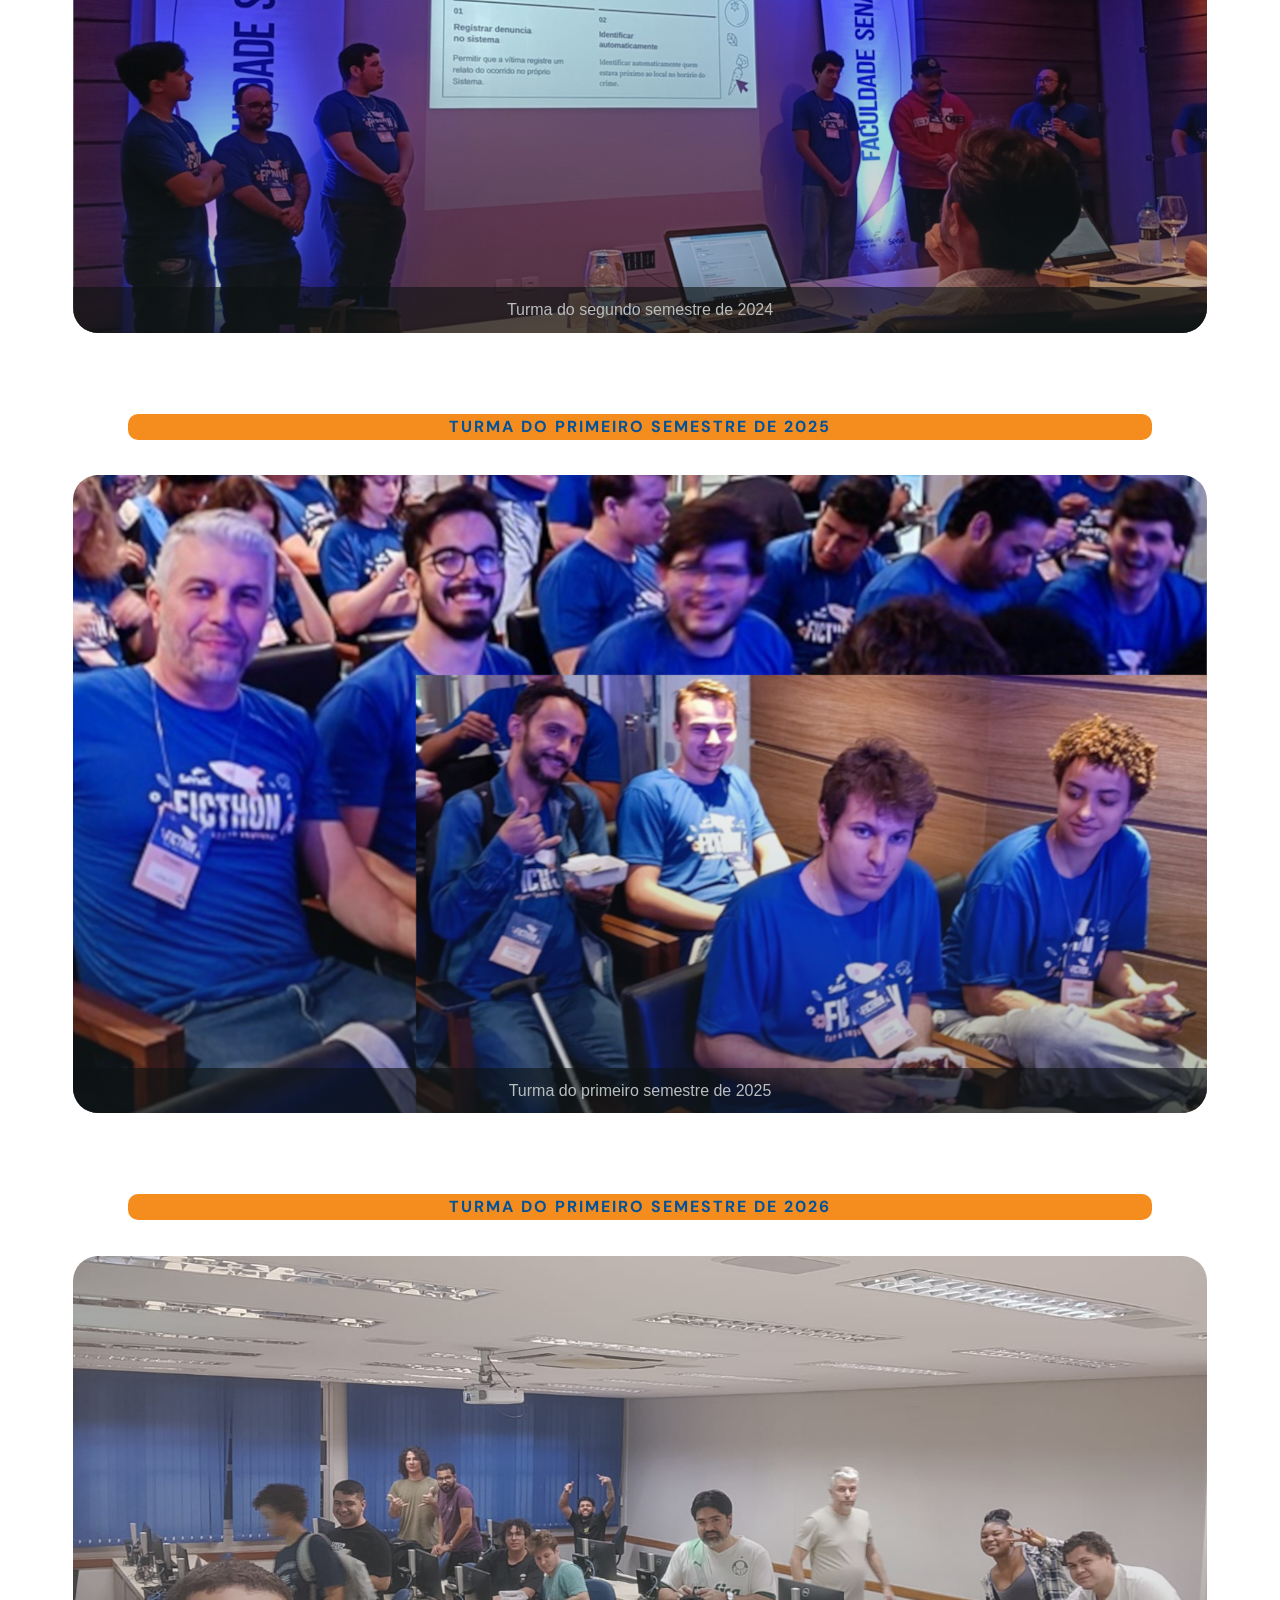
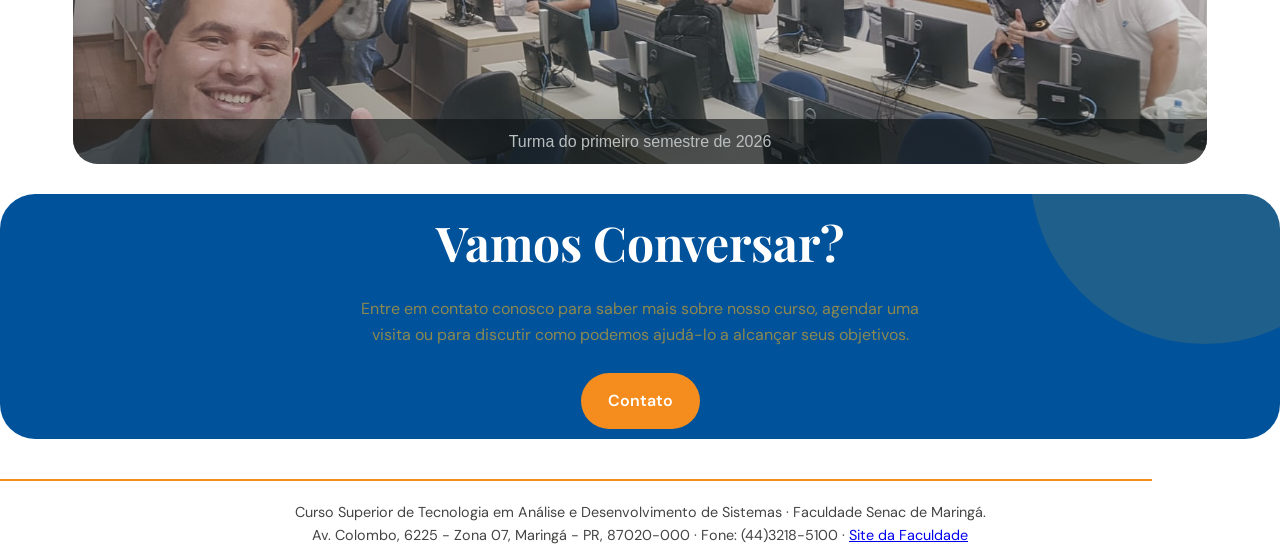
<file: turmas.html>
<!DOCTYPE html>
<html lang="pt-BR">

<head>
  <title>ADS - Turmas</title>
  <link rel="icon" type="image/x-icon" href="img/logo_senac.png">
  <meta charset="UTF-8">
  <meta name="viewport" content="width=device-width, initial-scale=1.0">
  <link rel="preconnect" href="https://fonts.googleapis.com">
  <link rel="preconnect" href="https://fonts.gstatic.com" crossorigin>
  <link
    href="https://fonts.googleapis.com/css2?family=DM+Sans:wght@400;500;600;700&family=Playfair+Display:wght@500;600;700&display=swap"
    rel="stylesheet">
    <link rel="stylesheet" href="estilo.css">
</head>

<body>


  <header>
    <div class="container">
      <nav>
        <div class="logo">
          <img src="img/logo.png" alt="Logo" width="auto" height="50px" title="http://www.pr.senac.br/">
        </div>
        <ul class="section-nav">
          <li><a href="index.html">Home</a></li>
          <li><a href="turmas.html">Turmas</a></li>
          <li><a href="projetos.html">Projetos</a></li>
          <li><a href="eventos.html">Eventos</a></li>
          <li><a href="contato.html">Contato</a></li>
        </ul>
      </nav>
    </div>
  </header>

    <br /><br />
    <div class="hero-content">
      <hr />
      <h1>Curso de Análise e Desenvolvimento de Sistemas</h1>
      <p>
        Desde 2022, a Faculdade Senac de Maringá oferece o curso superior de tecnologia em 
        Análise e Desenvolvimento de Sistemas, tendo formado profissionais preparados para 
        atuar no mercado de tecnologia da informação, não apenas tecnicamente, mas com uma visão
        que abrange a formação de caráter e de um cidadão consciente do mundo no qual vivemos.
      </p>
      <br />
      <div class="buttons">
        <a href="formulario.html" class="btn btn-primary">Contato</a>
        <a href="saibamais.html" class="btn btn-secondary">Saiba mais</a>
      </div>
    </div>

  <br /><br />
  <section class="gallery">
    <div class="container">
      <div class="eyebrow">Turma do primeiro semestre de 2022</div> <br />
      <div class="gallery-grid">
        <div class="gallery-item">
          <img src="img/Turma 2022 1 juntos.jpg" alt="Turma do primeiro semestre de 2022">
          <div class="caption">Turma do primeiro semestre de 2022</div>
        </div>
      </div>
    </div>
  </section>

  <br /><br />
  <section class="gallery">
    <div class="container">
      <div class="eyebrow">Turma do segundo semestre de 2022</div> <br />
      <div class="gallery-grid">
        <div class="gallery-item">
          <img src="img/Turma 2022 2 juntos.jpg" alt="Turma do segundo semestre de 2022">
          <div class="caption">Turma do segundo semestre de 2022</div>
        </div>
      </div>
    </div>
  </section>

    <br /><br />
  <section class="gallery">
    <div class="container">
      <div class="eyebrow">Turma do primeiro semestre de 2023</div> <br />
      <div class="gallery-grid">
        <div class="gallery-item">
          <img src="img/Turma 2023 1 juntos.jpg" alt="Turma do primeiro semestre de 2023">
          <div class="caption">Turma do primeiro semestre de 2023</div>
        </div>
      </div>
    </div>
  </section>

    <br /><br />
  <section class="gallery">
    <div class="container">
      <div class="eyebrow">Turma do segundo semestre de 2023</div> <br />
      <div class="gallery-grid">
        <div class="gallery-item">
          <img src="img/Turma 2023 2 juntos.jpg" alt="Turma do segundo semestre de 2023">
          <div class="caption">Turma do segundo semestre de 2023</div>
        </div>
      </div>
    </div>
  </section>

    <br /><br />
  <section class="gallery">
    <div class="container">
      <div class="eyebrow">Turma do primeiro semestre de 2024</div> <br />
      <div class="gallery-grid">
        <div class="gallery-item">
          <img src="img/Turma 2024 1 juntos.jpg" alt="Turma do primeiro semestre de 2024">
          <div class="caption">Turma do primeiro semestre de 2024</div>
        </div>
      </div>
    </div>
  </section>

      <br /><br />
  <section class="gallery">
    <div class="container">
      <div class="eyebrow">Turma do segundo semestre de 2024</div> <br />
      <div class="gallery-grid">
        <div class="gallery-item">
          <img src="img/Turma 2024 2 juntos 4.jpg" alt="Turma do segundo semestre de 2024">
          <div class="caption">Turma do segundo semestre de 2024</div>
        </div>
      </div>
    </div>
  </section>

      <br /><br />
  <section class="gallery">
    <div class="container">
      <div class="eyebrow">Turma do primeiro semestre de 2025</div> <br />
      <div class="gallery-grid">
        <div class="gallery-item">
          <img src="img/Turma 2025 1 juntos 1.jpg" alt="Turma do primeiro semestre de 2025">
          <div class="caption">Turma do primeiro semestre de 2025</div>
        </div>
      </div>
    </div>
  </section>

      <br /><br />
  <section class="gallery">
    <div class="container">
      <div class="eyebrow">Turma do primeiro semestre de 2026</div> <br />
      <div class="gallery-grid">
        <div class="gallery-item">
          <img src="img/Turma 2026-2 15.jpg" alt="Turma do primeiro semestre de 2026">
          <div class="caption">Turma do primeiro semestre de 2026</div>
        </div>
      </div>
    </div>
  </section>


  <section class="cta">
    <div class="container">
      <div class="cta-box">
        <h2>Vamos Conversar?</h2>
        <p style="color: #A49344">
          Entre em contato conosco para saber mais sobre nosso curso, agendar uma visita
          ou para discutir como podemos ajudá-lo a alcançar seus objetivos.
        </p>
        <br />
        <a href="https://wa.me/554432185123" class="btn" title="0800 643 6 346">Contato</a>
      </div>
    </div>
  </section>
  <footer>
    <hr  class="hero-content"/>
    <div>
      Curso Superior de Tecnologia em Análise e Desenvolvimento de Sistemas · Faculdade Senac de Maringá.
    </div>
    <div>
      Av. Colombo, 6225 - Zona 07, Maringá - PR, 87020-000 · Fone: (44)3218-5100 · <a href="http://www.pr.senac.br/"
        target="_blank">Site da Faculdade</a>
    </div>
  </footer>
  <script src="scripts.js"></script>
</body>

</html>
</file>
<file: estilo.css>
:root {
      --azul: #00529B;
      --azul-escuro: #00529B;
      --laranja: #F58D1E;
      --fundo: "img/banner.png"
        --creme: #F7F5EF;
      --creme-escuro: #ECE8DA;

      --branco: #FFFFFF;
      --texto: #000000;
      --texto-claro: #444443;

      --sombra: 0 20px 60px rgba(48, 74, 78, .12);
    }

    * {
      margin: 0;
      padding: 0;
      box-sizing: border-box;
    }

    html {
      scroll-behavior: smooth;
      height: 100%;
      margin: 0;
    }

    body {
      font-family: "DM Sans", sans-serif;
      background: var(--creme);
      color: var(--texto);
      line-height: 1.6;
      height: 100%;
      margin: 0;
    }

    p span {
      color: var(--laranja);
      font-weight: bold;
    }

    img {
      width: 100%;
      display: block;
    }

    .container {
      width: auto;
      margin: auto;
    }

    header {
      position: absolute;
      width: 100%;
      top: 0;
      left: 0;
      z-index: 20;

    }

    nav {
      display: flex;
      align-items: center;
      justify-content: center;
      gap: 22px;
      margin: 0;
      color: #00529B;
    }

    hr {
      border: none;
      border-top: 2px solid var(--laranja);
      margin: 20px 0;
    }

    div {
      text-align: center;
      padding: 0;
      margin: 0;
    }


    .logo {
      color: var(--azul);
      font-size: 1.45rem;
      font-weight: 700;
      letter-spacing: .5px;
    }

    .logo span {
      color: var(--laranja);
    }

    section {
      padding: 0;
      margin: 0;
    }

    .section-nav {
      display: flex;
      flex-wrap: wrap;
      align-items: center;
      justify-content: space-between;
      gap: 10px;
      min-height: 60px;

    }

    nav ul {
      display: flex;
      list-style: none;
      gap: 15px;
      margin: auto;
      color: var(--azul-escuro);
      flex-wrap: wrap;
      align-items: center;
      justify-content: space-between;

    }

    nav a {
      color: var(--texto);
      text-decoration: none;
      font-size: .95rem;
      transition: .3s;
    }

    nav a:hover {
      color: var(--laranja);
    }

    .hero {
      display: grid;
      grid-template-columns: .9fr 1.1fr;
      align-items: center;
      gap: 10px;
      padding: 20px;
    }

    .hero-content {
      max-width: 90%;
    }

    .tag {
      display: inline-flex;
      align-items: center;
      gap: 8px;
      margin: auto;
      background: #A4934415;
      color: var(--laranja);
      padding: 8px 15px;
      border-radius: 50px;
      font-size: .8rem;
      font-weight: 600;

    }

    .tag::before {
      content: "";
      width: 7px;
      height: 7px;
      border-radius: 50%;
      background: var(--laranja);
    }

    .hero h1 {
      font-family: "Playfair Display", serif;
      font-size: clamp(3rem, 5vw, 5rem);
      line-height: 1.05;
      color: var(--azul);
      margin-bottom: 25px;
      text-align: center;
    }

    .hero h1 span {
      color: var(--laranja);
    }

    .hero p {
      color: var(--texto-claro);
      font-size: 1.05rem;
      max-width: 90%;
      margin-bottom: 35px;
    }

    .buttons {
      display: flex;
      justify-content: center;
      align-items: center;
      margin: 0;
      gap: 15px;
    }

    .btn {
      display: inline-flex;
      align-items: center;
      justify-content: center;
      padding: 15px 27px;
      border-radius: 50px;
      border: none;
      text-decoration: none;
      font-family: inherit;
      font-weight: 600;
      cursor: pointer;
      transition: .3s;
    }

    .btn-primary {
      background: var(--azul);
      color: white;
      box-shadow: 0 12px 25px rgba(64, 116, 129, .25);
    }

    .btn-primary:hover {
      background: var(--azul-escuro);
      transform: translateY(-3px);
    }

    .btn-secondary {
      color: var(--azul);
      background: transparent;
      border: 1px solid #40748155;
    }

    .btn-secondary:hover {
      background: white;
    }

    .carousel {
      position: relative;
      width: 100%;
      height: 560px;
      border-radius: 35px;
      overflow: hidden;
      background: var(--creme-escuro);
      box-shadow: var(--sombra);
    }

    .slide {
      position: absolute;
      inset: 0;
      opacity: 0;
      transition:
        opacity .8s ease,
        transform 5s ease;
      transform: scale(1.04);
    }

    .slide.active {
      opacity: 1;
      transform: scale(1);
    }

    .slide img {
      width: 100%;
      height: 100%;
      object-fit: cover;
    }

    .carousel::after {
      content: "";
      position: absolute;
      inset: 0;
      background:
        linear-gradient(to top,
          rgba(38, 55, 58, .45),
          transparent 45%);
      pointer-events: none;
    }

    .carousel-button {
      position: absolute;
      top: 50%;
      transform: translateY(-50%);
      width: 48px;
      height: 48px;
      border-radius: 50%;
      border: 1px solid rgba(255, 255, 255, .5);
      background: rgba(255, 255, 255, .75);
      backdrop-filter: blur(10px);
      color: var(--azul);
      font-size: 20px;
      cursor: pointer;
      z-index: 5;
      transition: .3s;
    }

    .carousel-button:hover {
      background: white;
      transform: translateY(-50%) scale(1.08);
    }

    .prev {
      left: 20px;
    }

    .next {
      right: 20px;
    }

    .dots {
      position: absolute;
      bottom: 25px;
      left: 50%;
      transform: translateX(-50%);
      display: flex;
      gap: 8px;
      z-index: 5;
    }

    .dot {
      width: 8px;
      height: 8px;
      border-radius: 50%;
      border: none;
      background: rgba(255, 255, 255, .6);
      cursor: pointer;
      transition: .3s;
    }

    .dot.active {
      width: 25px;
      border-radius: 10px;
      background: var(--laranja);
    }

    .intro {
      padding: 10px 0;
      text-align: center;
    }

    .intro-content {
      max-width: 80%;
      margin: auto;
    }

    .intro-content span {
      color: var(--laranja);
    }

    .eyebrow {
      color: var(--azul);
      font-size: 1rem;
      font-weight: 700;
      letter-spacing: 2px;
      text-transform: uppercase;
      margin-bottom: 15px;
      max-width: 80%;
      margin: auto;
      text-align: center;
      background-color: var(--laranja);
      border-radius: 10px;
    }

    .intro h2,
    .section-title {
      font-family: "Playfair Display", serif;
      color: var(--azul);
      font-size: clamp(2.2rem, 4vw, 3.5rem);
      line-height: 1.15;
      margin-bottom: 20px;
      text-align: center;
      max-width: 80%;
      margin: auto;
    }

    .section-title span {
      color: var(--laranja);
    }

    .intro p {
      color: var(--texto-claro);
    }

    .features {
      padding: 10px 0;
    }

    .section-header {
      display: flex;
      justify-content: space-between;
      align-items: end;
      margin-bottom: 20px;
      max-width: 80%;
      margin: auto;
      text-align: center;
    }

    .section-header p {
      max-width: 80%;
      margin: auto;
      color: var(--texto-claro);
    }

    .section-header h2,
    .section-title {
      font-family: "Playfair Display", serif;
      color: var(--azul);
      line-height: 1.15;
      max-width: 80%;
      margin: auto;
    }

    .cards {
      display: grid;
      grid-template-columns:
        repeat(3, 1fr);
      gap: 25px;
    }

    .card {
      background: var(--texto-claro);
      padding: 31px;
      border-radius: 25px;
      box-shadow:
        0 10px 15px rgba(48, 74, 78, .12);
      transition: .35s;
    }

    .card:hover {
      transform: translateY(-8px);
      box-shadow:
        0 20px 45px rgba(48, 74, 78, .12);
    }

    .card-number {
      color: var(--laranja);
      font-family: "Playfair Display", serif;
      font-size: 2rem;
      margin-bottom: 20px;
    }

    .card h3 {
      color: var(--laranja);
      font-size: 1.2rem;
      margin-bottom: 12px;
    }

    .card p {
      color: var(--creme-escuro);
      font-size: .95rem;
    }

    .gallery {
      display: flex;
      padding: 10px 0;
      margin: 0;
      display: flex;
      justify-content: center;
      /* Centraliza na horizontal */
      align-items: center;
      /* Centraliza na vertical */
    }

    .gallery-grid {
      flex-wrap: wrap;
      grid-template-columns:
        1.4fr 1fr 1fr;
      grid-template-rows:
        250px 250px;
      display: flex;
      justify-content: center;
      /* Centraliza na horizontal */
      align-items: center;
      /* Centraliza na vertical */
      gap: 20px;
      margin: 0;
      padding: 10px;
    }

    .gallery-item {
      position: relative;
      overflow: hidden;
      display: flex;
      justify-content: center;
      /* Centraliza na horizontal */
      align-items: center;
      /* Centraliza na vertical */
      border-radius: 25px;
      width: 90%;
      height: 100%;
      margin: 0;
      background: var(--creme-escuro);
    }

    .gallery-item:first-child {
      grid-row: span 2;
    }

    .gallery-item img {
      height: 100%;
      object-fit: cover;
      transition: .6s;
    }

    .gallery-item:hover img {
      transform: scale(1.06);
    }

    .gallery-item::after {
      content: "";
      position: absolute;
      inset: 0;
      background:
        linear-gradient(to top,
          rgba(38, 55, 58, .35),
          transparent 60%);
    }

    .cta {
      padding: 10px 0 10px;
    }

    .cta-box {
      position: relative;
      overflow: hidden;
      text-align: center;
      padding: 10px 10px;
      border-radius: 35px;
      background: var(--azul);
      color: white;
    }

    .cta-box::before {
      content: "";
      position: absolute;
      width: 350px;
      height: 350px;
      border-radius: 50%;
      background: #A4934430;
      top: -200px;
      right: -100px;
    }

    .cta-box h2 {
      position: relative;
      font-family: "Playfair Display", serif;
      font-size: 3rem;
      margin-bottom: 15px;
    }

    .cta-box p {
      position: relative;
      max-width: 600px;
      margin: 0 auto;
      opacity: .85;
    }

    .cta-box .btn {
      position: relative;
      background: var(--laranja);
      color: white;
    }

    .cta-box .btn:hover {
      background: #B2A25A;
      transform: translateY(-3px);
    }

    footer {
      padding: 10px 0;
      color: var(--texto-claro);
      text-align: center;
      font-size: .9rem;
    }

    @media(max-width:950px) {

      nav ul {
        display: none;
        margin: auto;
      }

      .hero {
        grid-template-columns: 1fr;
        padding-top: 15px;
        gap: 10px;
      }

      .hero-content {
        text-align: center;
        margin: auto;
      }

      .hero p {
        margin-left: auto;
        margin-right: auto;
      }

      .buttons {
        justify-content: center;
        margin: 0;
      }

      .cards {
        grid-template-columns: 1fr;
      }

      .section-header {
        display: block;
      }

      .section-header p {
        margin-top: 20px;
      }

      .gallery-grid {
        grid-template-columns: 1fr 1fr;
        grid-template-rows: 250px 250px;
      }

      .gallery-item:first-child {
        grid-row: span 1;
      }
    }

    @media(max-width:600px) {

      .hero h1 {
        font-size: 2.8rem;
        text-align: center;
      }

      .carousel {
        height: 350px;
        border-radius: 25px;
      }

      .buttons {
        flex-direction: column;
      }

      .btn {
        width: 100%;
      }

      .gallery-grid {
        display: grid;
        grid-template-columns: 1fr;
        grid-template-rows: repeat(4, 220px);
      }

      .intro,
      .features,
      .gallery {
        padding: 15px 0;
      }

      .cta {
        padding: 10px 0 10px;
      }

      .cta-box {
        padding: 10px 15px;
      }

      .cta-box h2 {
        font-size: 2.3rem;
      }
    }

    iframe {
      width: 90%;
      height: 500px;
      display: flex;
      margin: 0 auto;
      border: 5px solid var(--azul);
    }

    p {
      text-align: center;
      font-size: 1rem;
      color: var(--azul);
    }

    .p2 {
      text-align: center;
      font-size: 1rem;
      color: #000000;
    }

    form {
      width: 70%;
      height: 100%;
      margin: 0 auto;
      font-size: 1.5rem;
      font-weight: bold;
      color: var(--azul);
    }

    .caption {
      position: absolute;
      bottom: 0;
      left: 0;
      right: 0;
      background: rgba(0, 0, 0, 0.6);
      color: white;
      padding: 10px;
      text-align: center;
      font-family: sans-serif;
    }

    .conteudo-lado-a-lado {
      display: flex;
      align-items: center;
      gap: 20px;
      padding: 10px;
    }

    .conteudo-lado-a-lado img {
      height: auto;
      width: auto;
      max-height: 300px;
      max-width: 30%;
    }

    .figura {
      width: 20%;
      margin: auto;
      padding: 10px;
      display: flex;
    }

    .form{
    width: 90%; 
    height: 100%;
    margin: 0 auto;
    font-size: 1.5rem;
    font-weight: bold;
    color: var(--azul);
}
input {
  width: 100%;
  height: 40px;
  font-size: .8em;
}

textarea {
  width: 100%;
  font-size: .8em;
}
</file>
